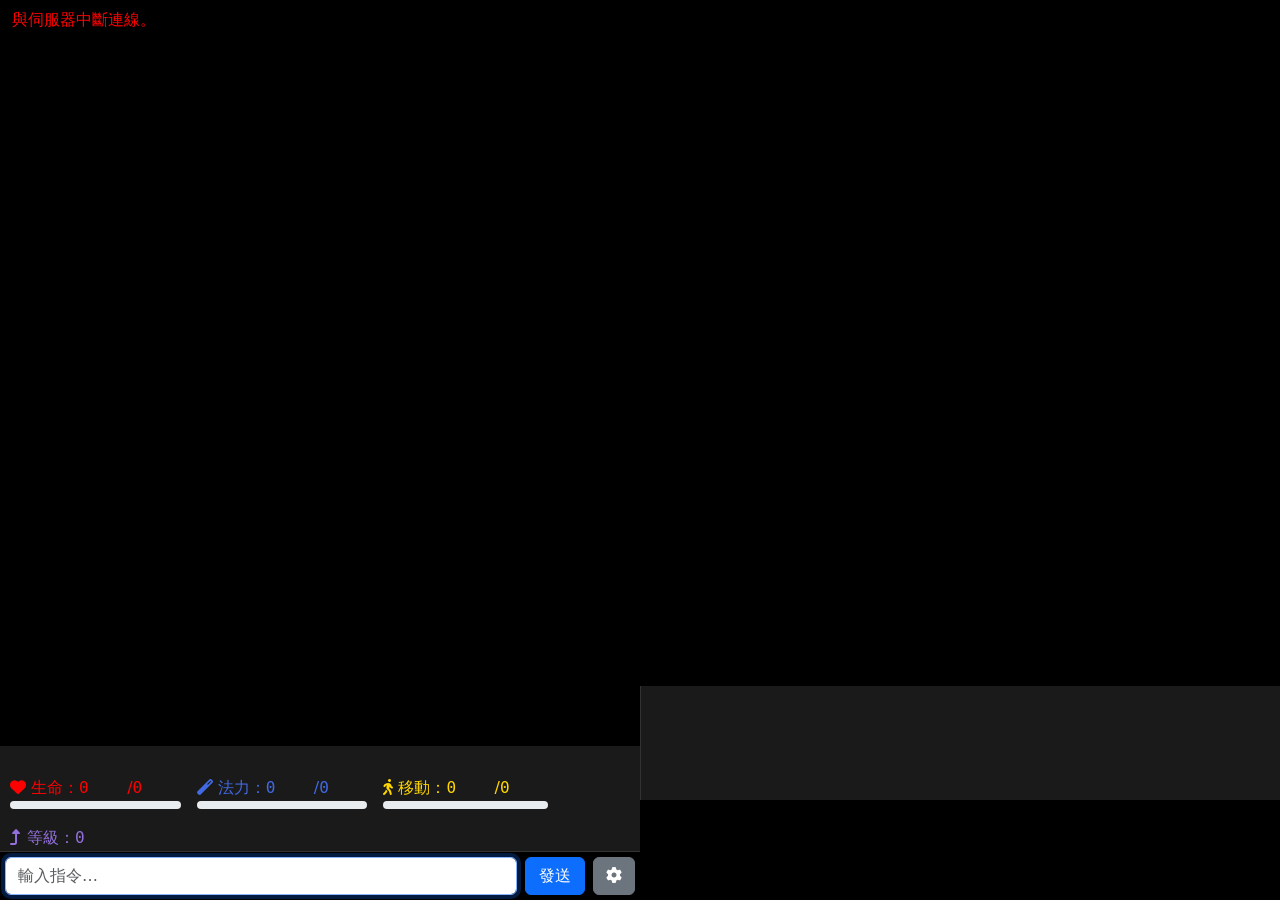
<file: index.html>
<!DOCTYPE html>
<html lang="zh-Hant">
<head>
    <meta charset="UTF-8">
    <meta name="viewport" content="width=device-width, initial-scale=1.0">
    <title>瑪爾斯群英傳：起源 Mars: Origin | 免費網頁文字 MUD 奇幻 RPG</title>

    <!-- ===== SEO ===== -->
    <meta name="description" content="瑪爾斯群英傳：起源 (Mars: Origin) 是免費、免下載的西方奇幻網頁文字 MUD。打開電腦或手機瀏覽器即可遊玩，七大職業、七座王國，與夥伴組隊探索地圖、挑戰龍族之王飛龍王夏佐。">
    <meta name="keywords" content="瑪爾斯群英傳，瑪爾斯群英傳起源，Mars Origin, MUD，文字MUD，網頁MUD，文字冒險，文字RPG，線上遊戲，免費網頁遊戲，西方奇幻，劍與魔法，屠龍，組隊副本">
    <meta name="author" content="Eplis">
    <meta name="robots" content="index, follow, max-image-preview:large, max-snippet:-1">
    <meta name="theme-color" content="#0b0807">
    <!-- 安全:meta CSP (GitHub Pages 不能自訂 header;若改由 Cloudflare 回應 header,建議同時加 frame-ancestors 'none'、X-Content-Type-Options: nosniff)。
         script 只允許同源檔案與最後那一行 connect(); (以 hash 放行);style 需要 'unsafe-inline' (JS 動態樣式與 style 屬性);
         連線只允許同源、正式機 wss 與本機開發 ws。改動內嵌 script 時要更新 hash -->
    <meta http-equiv="Content-Security-Policy" content="default-src 'self'; script-src 'self' 'sha256-GBdA7icR9Bz2V4s2cqQAlHyyAl8VegVhAOTp1plrDUw='; style-src 'self' 'unsafe-inline' https://cdn.jsdelivr.net https://cdnjs.cloudflare.com https://fonts.googleapis.com; font-src 'self' https://fonts.gstatic.com https://cdnjs.cloudflare.com; img-src 'self' data:; media-src 'self'; connect-src 'self' wss://wssmo.myctw.cc ws://localhost:* ws://127.0.0.1:*; object-src 'none'; base-uri 'self'; form-action 'self'">
    <meta name="referrer" content="strict-origin-when-cross-origin">
    <meta name="application-name" content="Mars: Origin">
    <meta name="apple-mobile-web-app-title" content="Mars: Origin">
    <link rel="canonical" href="https://marsorigin.myctw.cc/">
    <link rel="sitemap" type="application/xml" href="https://marsorigin.myctw.cc/sitemap.xml">
    <link rel="alternate" type="text/plain" href="https://marsorigin.myctw.cc/llms.txt" title="llms.txt">

    <!-- Open Graph (Facebook / Threads / Discord / LINE) -->
    <meta property="og:type" content="website">
    <meta property="og:site_name" content="瑪爾斯群英傳：起源 Mars: Origin">
    <meta property="og:locale" content="zh_TW">
    <meta property="og:url" content="https://marsorigin.myctw.cc/">
    <meta property="og:title" content="瑪爾斯群英傳：起源 Mars: Origin | 免費網頁文字 MUD">
    <meta property="og:description" content="免費、免下載的西方奇幻網頁文字 MUD。七大職業、七座王國，與夥伴組隊挑戰飛龍王夏佐。">
    <meta property="og:image" content="https://marsorigin.myctw.cc/assets/images/og-image.jpg">
    <meta property="og:image:type" content="image/jpeg">
    <meta property="og:image:width" content="1200">
    <meta property="og:image:height" content="630">
    <meta property="og:image:alt" content="瑪爾斯群英傳：起源 Mars: Origin 主視覺：火龍與手持長槍的邪龍對峙，冒險者站在崖邊">

    <!-- Twitter / X -->
    <meta name="twitter:card" content="summary_large_image">
    <meta name="twitter:title" content="瑪爾斯群英傳：起源 Mars: Origin | 免費網頁文字 MUD">
    <meta name="twitter:description" content="免費、免下載的西方奇幻網頁文字 MUD。七大職業、七座王國，與夥伴組隊挑戰飛龍王夏佐。">
    <meta name="twitter:image" content="https://marsorigin.myctw.cc/assets/images/og-image.jpg">
    <meta name="twitter:image:alt" content="瑪爾斯群英傳：起源 Mars: Origin 主視覺">

    <!-- ===== AI SEO: 結構化資料 (搜尋引擎與 AI 助理用來理解這個網站是什麼) ===== -->
    <script type="application/ld+json">
    {
        "@context": "https://schema.org",
        "@graph": [
            {
                "@type": "WebSite",
                "@id": "https://marsorigin.myctw.cc/#website",
                "url": "https://marsorigin.myctw.cc/",
                "name": "瑪爾斯群英傳：起源",
                "alternateName": ["Mars: Origin", "Mars Origin", "瑪爾斯群英傳"],
                "inLanguage": "zh-Hant",
                "publisher": { "@id": "https://marsorigin.myctw.cc/#author" }
            },
            {
                "@type": "Person",
                "@id": "https://marsorigin.myctw.cc/#author",
                "name": "Eplis"
            },
            {
                "@type": ["VideoGame", "WebApplication"],
                "@id": "https://marsorigin.myctw.cc/#game",
                "name": "瑪爾斯群英傳：起源",
                "alternateName": "Mars: Origin",
                "url": "https://marsorigin.myctw.cc/",
                "image": "https://marsorigin.myctw.cc/assets/images/og-image.jpg",
                "description": "免費、免下載的西方奇幻網頁文字 MUD (Multi-User Dungeon)。玩家在瀏覽器中以文字指令探索世界、戰鬥與組隊，從七座王國出發，選擇法師、戰士、吟遊詩人、盜賊、格鬥家、聖騎士或魔法劍士，最終挑戰龍族之王飛龍王夏佐。",
                "genre": ["MUD", "文字角色扮演遊戲", "多人線上角色扮演遊戲", "西方奇幻", "劍與魔法"],
                "gamePlatform": ["Web browser", "Desktop", "Mobile"],
                "applicationCategory": "GameApplication",
                "operatingSystem": "Any (瀏覽器)",
                "playMode": ["MultiPlayer", "CoOp"],
                "inLanguage": "zh-Hant",
                "isAccessibleForFree": true,
                "datePublished": "2025",
                "author": { "@id": "https://marsorigin.myctw.cc/#author" },
                "offers": {
                    "@type": "Offer",
                    "price": "0",
                    "priceCurrency": "TWD",
                    "availability": "https://schema.org/InStock"
                },
                "characterAttribute": ["法師 Mage", "戰士 Warrior", "吟遊詩人 Bard", "盜賊 Thief", "格鬥家 Bare Fighter", "聖騎士 Paladin", "魔法劍士 Magic Swordman"],
                "keywords": "MUD，文字MUD，網頁MUD，文字RPG，免費網頁遊戲，西方奇幻，屠龍，組隊"
            },
            {
                "@type": "FAQPage",
                "@id": "https://marsorigin.myctw.cc/#faq",
                "inLanguage": "zh-Hant",
                "mainEntity": [
                    {
                        "@type": "Question",
                        "name": "瑪爾斯群英傳：起源是什麼遊戲？",
                        "acceptedAnswer": { "@type": "Answer", "text": "瑪爾斯群英傳：起源 (Mars: Origin) 是一款西方奇幻 (劍與魔法) 題材的網頁文字 MUD，玩家用文字指令探索地圖、戰鬥、組隊與培養角色，目標是挑戰龍族之王飛龍王夏佐。" }
                    },
                    {
                        "@type": "Question",
                        "name": "需要付費或下載嗎？",
                        "acceptedAnswer": { "@type": "Answer", "text": "不需要。遊戲免費，也不用安裝任何程式，用電腦或手機瀏覽器開啟 https://marsorigin.myctw.cc/ 即可遊玩。" }
                    },
                    {
                        "@type": "Question",
                        "name": "有哪些職業？",
                        "acceptedAnswer": { "@type": "Answer", "text": "共七個職業：法師 (法杖、魔杖，治療與輸出)、戰士 (斧與盾，輸出與坦克)、吟遊詩人 (樂器，輸出與治療)、盜賊 (匕首，輸出)、格鬥家 (拳爪、徒手，輸出)、聖騎士 (長槍，輸出與坦克)、魔法劍士 (劍與魔法，輸出)。" }
                    },
                    {
                        "@type": "Question",
                        "name": "遊戲世界有哪些地方？",
                        "acceptedAnswer": { "@type": "Answer", "text": "世界由七座王國組成，各自是一個職業的故鄉：島嶼上的菲尼克斯城 (法師)、平原上的哈里亞城 (戰士)、冰原上的音樂之都 (吟遊詩人)、賊村 (盜賊)、高山上的雅典娜城 (格鬥家)、沙漠中的亞伯特城 (聖騎士)，以及法蘭克王國 (魔法劍士)。" }
                    },
                    {
                        "@type": "Question",
                        "name": "遊戲中最強的敵人是誰？",
                        "acceptedAnswer": { "@type": "Answer", "text": "龍是這個世界的頂點生物，由弱到強依序為綠龍、邪龍、暗黑龍、火龍，以及龍族之王飛龍王夏佐。部分龍的巢穴需要組成團隊挑戰。" }
                    }
                ]
            }
        ]
    }
    </script>

    <link rel="icon" type="image/png" href="./assets/images/MO_ICON2.png">
    <link rel="apple-touch-icon" href="./assets/images/MO_ICON2.png">
    <!-- 暗黑破壞神主題標題字型 (離線時退回系統襯線字) -->
    <link rel="preconnect" href="https://cdn.jsdelivr.net" crossorigin>
    <link rel="preconnect" href="https://cdnjs.cloudflare.com" crossorigin>
    <link rel="preconnect" href="https://fonts.googleapis.com">
    <link rel="preconnect" href="https://fonts.gstatic.com" crossorigin>
    <link href="https://fonts.googleapis.com/css2?family=Cinzel:wght@500;700&display=swap" rel="stylesheet">
    <link href="https://cdn.jsdelivr.net/npm/bootstrap@5.3.0/dist/css/bootstrap.min.css" rel="stylesheet" integrity="sha384-9ndCyUaIbzAi2FUVXJi0CjmCapSmO7SnpJef0486qhLnuZ2cdeRhO02iuK6FUUVM" crossorigin="anonymous" referrerpolicy="no-referrer">
    <link href="https://cdnjs.cloudflare.com/ajax/libs/font-awesome/6.0.0/css/all.min.css" rel="stylesheet" integrity="sha384-3B6NwesSXE7YJlcLI9RpRqGf2p/EgVH8BgoKTaUrmKNDkHPStTQ3EyoYjCGXaOTS" crossorigin="anonymous" referrerpolicy="no-referrer">
    <!-- 樣式與程式在 assets/css、assets/js;部署網頁時要一起上傳。
         修改這些檔案後請更新 ?v= 版本號,避免 Cloudflare / 瀏覽器快取到舊檔 -->
    <link rel="stylesheet" href="./assets/css/game.css?v=20261123b">
    <link rel="stylesheet" href="./assets/css/theme-dark-fantasy.css?v=20261121">
    <link rel="stylesheet" href="./assets/css/theme-diablo.css?v=20261122">
    <link rel="stylesheet" href="./assets/css/casino.css?v=20261122a">
    <link rel="stylesheet" href="./assets/css/hero.css?v=20261121">
    <link rel="stylesheet" href="./assets/css/adventurerguild.css?v=20261123c">
    <link rel="stylesheet" href="./assets/css/areamap.css?v=20261122">
    <link rel="stylesheet" href="./assets/css/auth.css?v=20261123a">
</head>
<body class="container-fluid p-0">
    <a class="visually-hidden-focusable" href="#inputBox">跳到指令輸入</a>
    <h1 class="visually-hidden">瑪爾斯群英傳：起源 Mars: Origin</h1>
    <!-- SEO / AI SEO: 不執行 JavaScript 的爬蟲 (多數 AI 爬蟲) 會讀到這段遊戲介紹;一般玩家不會看到 -->
    <noscript>
        <main style="max-width: 760px; margin: 0 auto; padding: 24px 16px; line-height: 1.7; white-space: normal;">
            <h1>瑪爾斯群英傳：起源 (Mars: Origin)</h1>
            <p>免費、免下載的西方奇幻網頁文字 MUD (Multi-User Dungeon)。用電腦或手機瀏覽器打開就能玩，以文字指令探索世界、戰鬥、組隊與培養角色。本遊戲需要啟用 JavaScript。</p>
            <h2>七大職業</h2>
            <ul>
                <li>法師 (Mage)：法杖、魔杖；治療與輸出</li>
                <li>戰士 (Warrior)：斧與盾；輸出與坦克</li>
                <li>吟遊詩人 (Bard)：樂器；輸出與治療</li>
                <li>盜賊 (Thief)：匕首；輸出</li>
                <li>格鬥家 (Bare Fighter)：拳爪、徒手；輸出</li>
                <li>聖騎士 (Paladin)：長槍；輸出與坦克</li>
                <li>魔法劍士 (Magic Swordman)：劍與魔法；輸出</li>
            </ul>
            <h2>七座王國</h2>
            <p>菲尼克斯城 (島嶼，法師之鄉)、哈里亞城 (平原，戰士之鄉)、音樂之都 (冰原，吟遊詩人之鄉)、賊村 (平原，盜賊之鄉)、雅典娜城 (高山，格鬥家之鄉)、亞伯特城 (沙漠，聖騎士之鄉)、法蘭克王國 (平原，魔法劍士之鄉)。</p>
            <h2>龍族</h2>
            <p>龍是世界的頂點生物，由弱到強為綠龍、邪龍、暗黑龍、火龍，以及龍族之王飛龍王夏佐。</p>
            <p>作者：Eplis。自 2025 年起營運的獨立網頁 MUD。</p>
        </main>
    </noscript>
    <main id="main" class="d-flex flex-column h-100">
        <div id="output-container">
            <div id="output-top" class="formatted-text"></div>
            <div id="output" class="formatted-text" role="log" aria-label="遊戲輸出" aria-relevant="additions"></div>
            <div id="dotFloatLayer">
                <div id="floatRow" class="float-row">
                    <div id="selfFloats" class="float-self">
                        <div id="selfDotLane" class="float-lane"></div>
                        <div id="selfHotLane" class="float-lane hot"></div>
                    </div>
                    <div id="targetDotLane" class="float-lane"></div>
                </div>
            </div>
        </div>
        <!-- 九宮格方向按鈕 (只在 mobile 顯示):預設在右上角,整組可拖曳 (game.js makeDraggable) -->
        <div class="mobile-numpad">
            <div class="numpad-row">
                <button class="numpad-btn" id="fleeBtn" data-cmd="flee">逃</button>
                <button class="numpad-btn" data-cmd="north">N</button>
                <button class="numpad-btn" data-cmd="up">U</button>
            </div>
            <div class="numpad-row">
                <button class="numpad-btn" data-cmd="west">W</button>
                <button class="numpad-btn" data-cmd="look">L</button>
                <button class="numpad-btn" data-cmd="east">E</button>
            </div>
            <div class="numpad-row">
                <button class="numpad-btn" id="invbtn" data-cmd="inv">道</button>
                <button class="numpad-btn" data-cmd="south">S</button>
                <button class="numpad-btn" data-cmd="down">D</button>
            </div>
        </div>
        <div class="bottom-container">
            <div class="left-panel">
                <!-- 目標資訊列:左側為玩家自己,右側為目標 -->
                <div id="targetInfoBar" class="d-flex flex-row align-items-center">
                    <span id="targetTargetName"></span>
                    <span id="targetTargetHp"></span>
                    <span class="target-arrow-icon ms-1 me-2"><i class="fas fa-angle-double-left" aria-hidden="true"></i></span>
                    <span id="targetName"></span>
                    <span id="targetHp"></span>
                </div>
                <div id="statusBar" class="d-flex flex-wrap align-items-center gap-3">
                    <div class="status-hp" data-status-key="hp">
                        <span class="status-label"><i class="fas fa-heart status-icon" aria-hidden="true"></i>生命：</span><span id="currentHp" class="fixed-width bar-width">0</span>/<span id="maxHp" class="fixed-width bar-width">0</span>
                        <div class="progress"><div class="progress-bar bg-danger" role="progressbar" style="width: 0%"></div></div>
                    </div>
                    <div class="status-mana" data-status-key="mana">
                        <span class="status-label"><i class="fas fa-magic status-icon" aria-hidden="true"></i>法力：</span><span id="currentMana" class="fixed-width bar-width">0</span>/<span id="maxMana" class="fixed-width bar-width">0</span>
                        <div class="progress"><div class="progress-bar bg-primary" role="progressbar" style="width: 0%"></div></div>
                    </div>
                    <div class="status-move" data-status-key="move">
                        <span class="status-label"><i class="fas fa-walking status-icon" aria-hidden="true"></i>移動：</span><span id="currentMove" class="fixed-width bar-width">0</span>/<span id="maxMove" class="fixed-width bar-width">0</span>
                        <div class="progress"><div class="progress-bar bg-warning" role="progressbar" style="width: 0%"></div></div>
                    </div>
                    <div class="status-level" data-status-key="level">
                        <i class="fas fa-level-up-alt status-icon" aria-hidden="true"></i>等級：<span id="level" class="fixed-width">0</span>
                    </div>
                    <div class="status-effects d-flex gap-3">
                        <span class="status-effect poison" data-status-key="poison"><i class="fas fa-skull-crossbones status-icon" aria-hidden="true"></i>中毒</span>
                        <span class="status-effect burn" data-status-key="burn"><i class="fas fa-fire status-icon" aria-hidden="true"></i>灼傷</span>
                        <span class="status-effect bleed" data-status-key="bleed"><i class="fas fa-tint status-icon" aria-hidden="true"></i>流血</span>
                    </div>
                    <div class="status-gold" data-status-key="gold">
                        <i class="fas fa-coins status-icon" aria-hidden="true"></i>金幣：<span id="gold" class="fixed-width">0</span>
                    </div>
                    <div class="status-gold" data-status-key="food">飽食：<span id="hungry" class="fixed-width">0</span></div>
                    <div class="status-gold" data-status-key="drink">口渴：<span id="thirsty" class="fixed-width">0</span></div>
                    <div class="status-combat d-flex gap-3">
                        <span class="status-combat-stat" data-status-key="armor"><i class="fas fa-shield-alt status-icon" aria-hidden="true"></i>護甲：<span id="armor" class="fixed-width">0</span></span>
                        <span class="status-combat-stat" data-status-key="damroll"><i class="fas fa-meteor status-icon" aria-hidden="true"></i>傷害：<span id="damroll" class="fixed-width">0</span></span>
                        <span class="status-combat-stat" data-status-key="hitroll"><i class="fas fa-crosshairs status-icon" aria-hidden="true"></i>命中：<span id="hitRate" class="fixed-width">0</span></span>
                        <span class="status-combat-stat" data-status-key="str">力：<span id="str" class="fixed-width">0</span></span>
                        <span class="status-combat-stat" data-status-key="int">智：<span id="int" class="fixed-width">0</span></span>
                        <span class="status-combat-stat" data-status-key="dex">敏：<span id="dex" class="fixed-width">0</span></span>
                        <span class="status-combat-stat" data-status-key="wis">學識：<span id="wis" class="fixed-width">0</span></span>
                        <span class="status-combat-stat" data-status-key="con">體：<span id="con" class="fixed-width">0</span></span>
                    </div>
                </div>
                <div id="inputArea" class="d-flex align-items-center gap-2">
                    <input type="text" id="inputBox" name="command" class="form-control" placeholder="輸入指令…" aria-label="遊戲指令" autofocus spellcheck="false" autocomplete="off" autocapitalize="off" maxlength="50">
                    <button id="sendButton" class="btn btn-primary">發送</button>
                    <button id="themeSelector" class="btn btn-secondary" type="button"
                        aria-label="開啟設定" aria-expanded="false" aria-controls="settingsPanel">
                        <i class="fas fa-cog" aria-hidden="true"></i>
                    </button>
                    <section id="settingsPanel" role="dialog" hidden aria-label="遊戲設定">
                        <div class="settings-header">
                            <h2>冒險者設定</h2>
                            <button id="settingsReset" class="settings-reset-button" type="button">預設</button>
                            <button id="settingsClose" class="settings-window-control" type="button" aria-label="關閉設定">×</button>
                        </div>
                        <fieldset>
                            <legend>自動登入</legend>
                            <!-- 在登入畫面勾選「記住我」後自動登入;這裡只顯示與清除 -->
                            <div class="settings-credential-row">
                                <span id="savedAccountLabel">尚未記住帳號 (在登入畫面勾選「記住我」)</span>
                                <button id="forgetAccount" class="btn btn-sm btn-outline-light" type="button" hidden>忘記帳號</button>
                            </div>
                        </fieldset>
                        <div class="settings-option-row">
                            <label class="settings-notification-option">
                                <input id="chatNotificationSetting" class="form-check-input m-0" type="checkbox">
                                訊息提醒
                            </label>
                            <label class="settings-notification-option">
                                <input id="dotAnimSetting" class="form-check-input m-0" type="checkbox" checked>
                                持續傷害動畫
                            </label>
                            <label class="settings-notification-option">
                                <input id="hotAnimSetting" class="form-check-input m-0" type="checkbox" checked>
                                持續治療動畫
                            </label>
                        </div>
                        <fieldset>
                            <legend>狀態列顯示</legend>
                            <!-- 勾選框由 JS 依 STATUS_OPTIONS 產生 -->
                            <div id="statusOptions" class="status-options"></div>
                        </fieldset>
                        <div class="settings-credential-row settings-theme-row">
                            <label class="form-label" for="themeColor">主題</label>
                            <select id="themeColor" class="form-select">
                                <option value="dark-fantasy">奇幻1</option>
                                <option value="diablo">奇幻2</option>
                                <option value="green">綠</option>
                                <option value="white">白</option>
                            </select>
                        </div>
                        <div id="settingsError" role="status" aria-live="polite"></div>
                        <div class="redeem-code-row">
                            <label for="redeemCodeInput">兌換碼</label>
                            <input id="redeemCodeInput" name="redeemCode" class="form-control" type="text" spellcheck="false" autocapitalize="off" autocomplete="off" maxlength="100">
                            <button id="redeemCodeButton" class="settings-reset-button" type="button">兌換</button>
                        </div>
                        <fieldset id="accountSection" hidden>
                            <legend>角色資料</legend>
                            <div class="account-row">
                                <label for="cnNameInput">中文名</label>
                                <input id="cnNameInput" name="cnName" class="form-control" type="text" maxlength="8" autocomplete="off">
                                <button id="cnNameButton" class="settings-reset-button" type="button">發送</button>
                            </div>
                            <div class="account-row">
                                <label for="mailText">信箱</label>
                                <output id="mailText" class="account-mail"></output>
                                <span id="mailStatus" class="account-mail-status"></span>
                            </div>
                            <div id="verifyRow" class="account-row">
                                <input id="verifyCodeInput" name="verifyCode" class="form-control" type="text" spellcheck="false" autocapitalize="off" maxlength="6" inputmode="numeric" pattern="[0-9]*" autocomplete="one-time-code" placeholder="6 位數驗證碼" aria-label="信箱驗證碼">
                                <button id="sendVerifyMailButton" class="settings-reset-button" type="button" title="寄 6 位數驗證碼到你的信箱 (15 分鐘內有效)">發送驗證信</button>
                                <button id="submitVerifyCodeButton" class="settings-reset-button" type="button">送出檢驗</button>
                            </div>
                            <!-- 修改密碼 (信箱驗證後才顯示):輸入新密碼 → 寄 6 位數驗證碼 → 輸入驗證碼完成。走結構化訊息,密碼不會回顯在畫面上 -->
                            <div id="passwordChangeSection" class="password-change" hidden>
                                <div class="account-row">
                                    <label for="newPasswordInput">新密碼</label>
                                    <input id="newPasswordInput" class="form-control" type="password" maxlength="10" autocomplete="new-password" aria-describedby="passwordChangeStatus">
                                </div>
                                <div class="account-row">
                                    <label for="confirmPasswordInput">再輸入一次</label>
                                    <input id="confirmPasswordInput" class="form-control" type="password" maxlength="10" autocomplete="new-password" aria-describedby="passwordChangeStatus">
                                    <button id="requestPasswordChangeButton" class="settings-reset-button" type="button">寄送驗證碼</button>
                                </div>
                                <div class="account-row">
                                    <input id="passwordChangeCodeInput" name="passwordChangeCode" class="form-control" type="text" spellcheck="false" autocapitalize="off" maxlength="6" inputmode="numeric" pattern="[0-9]*" autocomplete="one-time-code" placeholder="6 位數驗證碼" aria-label="修改密碼驗證碼" aria-describedby="passwordChangeStatus">
                                    <button id="confirmPasswordChangeButton" class="settings-reset-button" type="button">確認修改</button>
                                </div>
                                <p id="passwordChangeStatus" class="password-change-status" role="status" aria-live="polite"></p>
                            </div>
                            <div id="configToggles" class="status-options"></div>
                            <button id="deleteCharacterButton" class="settings-reset-button account-danger" type="button">刪除角色</button>
                        </fieldset>
                    </section>
                </div>
            </div>
            <div id="chatArea"></div>
            <!-- 羊皮卷軸選單:[互動] 多物件選單與房間 NPC / 玩家的點擊選單共用 -->
            <div id="actionMenu" class="scroll-menu" role="menu" aria-labelledby="actionMenuTitle" hidden>
                <div id="actionMenuTitle" class="scroll-menu-title"></div>
                <div class="scroll-menu-divider" aria-hidden="true"></div>
                <div id="actionMenuBody" class="scroll-menu-body"></div>
            </div>
        </div>
    </main>

    <div class="right-panel-resizer" id="rightPanelResizer" role="separator" aria-orientation="vertical" aria-label="調整右側面板寬度" title="按住左鍵拖移調整寬度"></div>
    <div class="right-panel">
        <section class="map-window" aria-labelledby="mapTitle">
            <header class="map-header">
                <strong id="mapTitle">地圖</strong>
                <div class="map-toolbar">
                    <button type="button" data-map-view="nearby" class="active">附近</button>
                    <button type="button" data-map-view="area" hidden>區域全圖</button>
                </div>
                <button id="mapCollapse" type="button" aria-expanded="true">隱藏地圖</button>
            </header>
            <div class="map-content">
                <svg id="mapSvg" role="img" aria-label="房間方向地圖"></svg>
            </div>
        </section>
        <div class="tab-buttons">
            <button class="tab-btn active" id="inventoryTab" data-panel="inventory">物品</button>
            <button class="tab-btn" id="equipmentTab" data-panel="equipment">裝備</button>
        </div>
        <div class="equipment-panel">
            <div id="equipmentList" class="equipment-list"></div>
        </div>
        <div class="inventory-panel active">
            <div id="inventoryList" class="inventory-list"></div>
        </div>
    </div>

    <!-- 以下浮動面板放在 body 第一層:放在 .bottom-container 裡會被手機方向鍵盤蓋住 -->
    <!-- 快捷指令列:常用指令一鍵送出,減少打字。預設在輸出區右下角,整組可拖曳 (game.js 快捷指令列)
         最下面一列由左至右:[參加活動]、[互動]、攻擊 (前兩個沒有對象時保留空位,攻擊與開關的位置不會跳動);
         攻擊上方是開關與展開的指令 (狀態 / 物品 / 裝備 / 任務)。外層用 column-reverse 排版,DOM 順序就是由下往上,展開時往上長。
         「攻擊」開啟房內可攻擊對象的選單;其他按鈕直接送出 data-cmd (會回顯指令,玩家順便學會指令怎麼打) -->
    <div id="quickBar" class="quick-bar" role="toolbar" aria-label="快捷指令" hidden>
        <div class="quick-row">
            <button id="bossEventButton" class="item-link quick-btn boss-event-button" type="button" data-cmd="" data-silent="true" hidden title="參加活動">
                <img src="./assets/images/joinworldevent.svg" alt="參加活動" width="48" height="48" decoding="async">
            </button>
            <!-- 房間有可互動對象時顯示;只有一個裝飾物時 data-cmd 直接送出,多個時點擊跳出 actionMenu 選擇 -->
            <button id="interactButton" class="item-link quick-btn interact-button" type="button" data-cmd="" data-silent="true" hidden title="互動">互動</button>
            <button id="quickKill" class="quick-btn is-danger" type="button" aria-haspopup="menu" title="攻擊 (kill)">攻擊</button>
        </div>
        <button id="quickBarToggle" class="quick-btn quick-toggle" type="button" aria-expanded="false" aria-controls="quickBarItems" aria-label="展開快捷指令" title="展開快捷指令">
            <svg class="quick-icon-expand" viewBox="0 0 24 24" fill="none" stroke="currentColor" stroke-width="2.4" stroke-linecap="round" stroke-linejoin="round" aria-hidden="true"><polyline points="6 15 12 9 18 15"/></svg>
            <svg class="quick-icon-collapse" viewBox="0 0 24 24" fill="none" stroke="currentColor" stroke-width="2.4" stroke-linecap="round" stroke-linejoin="round" aria-hidden="true"><polyline points="6 9 12 15 18 9"/></svg>
        </button>
        <div id="quickBarItems" class="quick-items" hidden>
            <button class="quick-btn item-link" type="button" data-cmd="score" title="角色狀態 (score)" style="--i: 0">狀態</button>
            <button class="quick-btn item-link" type="button" data-cmd="inventory" title="背包物品 (inventory)" style="--i: 1">物品</button>
            <button class="quick-btn item-link" type="button" data-cmd="equipment" title="身上裝備 (equipment)" style="--i: 2">裝備</button>
            <button class="quick-btn item-link" type="button" data-cmd="quest" title="任務進度 (quest)" style="--i: 3">任務</button>
        </div>
    </div>
    <!-- 符文轉輪機 (slot):伺服器送 { type: 'slot', action: 'open' } 時顯示;不擋住遊戲畫面 (非強制對話框)。data-tier (1~3 樓) 決定機台主題 -->
    <section id="slotPanel" role="dialog" aria-labelledby="slotTitle" hidden>
        <header class="slot-header">
            <h2 id="slotTitle">符文轉輪機</h2>
            <button id="slotClose" class="slot-close" type="button" aria-label="關閉符文轉輪機">×</button>
        </header>
        <div class="slot-body">
            <div class="slot-machine">
                <div class="slot-window">
                    <div class="slot-reel" aria-hidden="true"><div class="slot-strip"></div></div>
                    <div class="slot-reel" aria-hidden="true"><div class="slot-strip"></div></div>
                    <div class="slot-reel" aria-hidden="true"><div class="slot-strip"></div></div>
                    <div class="slot-payline" aria-hidden="true"></div>
                    <div class="slot-winline" aria-hidden="true"></div>
                </div>
                <div id="slotBanner" class="slot-banner" role="status" aria-live="polite" aria-atomic="true">按下 SPIN 開始轉動</div>
                <div class="slot-balance">
                    <span>金幣 <strong id="slotGold">0</strong></span>
                    <span>賭場代幣 <strong id="slotChips">0</strong></span>
                </div>
                <details class="slot-paytable">
                    <summary>賠率表</summary>
                    <table><tbody id="slotPaytable"></tbody></table>
                    <p>以金幣下注，中獎支付「下注額 × 倍數」的賭場代幣 (含本金)。下注額由機台決定：一樓 1,000、二樓 30,000、三樓 50,000。順子：左到右連續遞增或遞減，例如 3-4-5、6-5-4；符文不算數字，不能組成順子。對子：恰好兩個相同，一對符文也算。</p>
                </details>
            </div>
            <div class="slot-controls">
                <!-- 下注額由機台 (樓層) 決定,玩家不能選 -->
                <div class="slot-stake">
                    <span class="slot-label">每轉下注 (金幣)</span>
                    <strong id="slotStake">1,000</strong>
                    <span id="slotFloor" class="slot-floor">一樓</span>
                </div>
                <button id="slotSpin" class="slot-spin" type="button">SPIN<small id="slotSpinHint">下注 1,000</small></button>
                <button id="slotAuto" class="slot-auto" type="button" role="switch" aria-checked="false">
                    <span>自動轉動</span>
                    <span class="slot-auto-state" id="slotAutoState">關</span>
                    <span class="slot-switch" aria-hidden="true"></span>
                </button>
            </div>
        </div>
    </section>
    <!-- 賭桌 (輪盤 / 哥布林二十一點 / 矮人高低骰):伺服器送 { type: 'casino', action: 'open' } 時顯示,data-game 決定主題與舞台 -->
    <section id="casinoPanel" role="dialog" aria-labelledby="casinoTitle" hidden>
        <header class="casino-header">
            <div>
                <h2 id="casinoTitle"></h2>
                <p id="casinoDealer" class="casino-dealer"></p>
            </div>
            <button id="casinoClose" class="casino-close" type="button" aria-label="離開賭桌">×</button>
        </header>
        <div class="casino-body">
            <div class="casino-main">
                <div id="casinoStage" class="casino-stage" aria-hidden="true"></div>
                <div id="casinoBanner" class="casino-banner" role="status" aria-live="polite" aria-atomic="true"></div>
                <div class="casino-balance">
                    <span>金幣 <strong id="casinoGold">0</strong></span>
                    <span>賭場代幣 <strong id="casinoChips">0</strong></span>
                </div>
                <details class="casino-paytable">
                    <summary>賠率表</summary>
                    <table><tbody id="casinoPaytable"></tbody></table>
                    <p id="casinoNote"></p>
                </details>
            </div>
            <div class="casino-controls">
                <span id="casinoOptionLabel" class="casino-label">押注</span>
                <div id="casinoOptions" class="casino-options" role="radiogroup" aria-labelledby="casinoOptionLabel"></div>
                <label id="casinoNumberRow" class="casino-number" hidden>號碼
                    <input id="casinoNumber" type="number" min="0" max="36" step="1" value="17" inputmode="numeric">
                </label>
                <button id="casinoPlay" class="casino-play" type="button"><span id="casinoPlayText">下注</span><small id="casinoPlayHint"></small></button>
                <!-- 精靈德州撲克:發牌後在這裡決定跟注或棄牌 -->
                <div id="casinoDecision" class="casino-decision" role="group" aria-label="跟注或棄牌" hidden>
                    <button id="casinoCall" class="casino-play" type="button"><span>跟注</span><small id="casinoCallHint"></small></button>
                    <button id="casinoFold" class="casino-fold" type="button"><span>棄牌</span><small id="casinoFoldHint"></small></button>
                </div>
                <button id="casinoAuto" class="casino-auto" type="button" role="switch" aria-checked="false">
                    <span>自動下注</span>
                    <span class="casino-auto-state" id="casinoAutoState">關</span>
                    <span class="casino-switch" aria-hidden="true"></span>
                </button>
            </div>
        </div>
    </section>
    <!-- 英雄額外屬性點數 (英雄聖殿廣場的英靈導師,train 指令):伺服器送 { type: 'heroAttr', action: 'open' } 時顯示。一次性分配,屬性列由 hero.js 產生 -->
    <section id="heroAttrPanel" role="dialog" aria-labelledby="heroAttrTitle" aria-describedby="heroAttrNote" hidden>
        <header class="hero-attr-header">
            <div>
                <h2 id="heroAttrTitle">英靈的饋贈</h2>
                <p class="hero-attr-sub">英靈導師賜予新英雄的力量</p>
            </div>
            <button id="heroAttrClose" class="hero-attr-close" type="button" aria-label="關閉屬性分配">×</button>
        </header>
        <div class="hero-attr-points" role="status" aria-live="polite">
            <span>剩餘點數</span>
            <strong id="heroAttrRemain">6</strong>
            <span class="hero-attr-total">/ <span id="heroAttrTotal">6</span></span>
        </div>
        <ul id="heroAttrList" class="hero-attr-list"></ul>
        <p id="heroAttrNote" class="hero-attr-note">每點選一次「+」增加 1 點。英靈之力只能分配一次，確認後無法更改。</p>
        <div id="heroAttrBanner" class="hero-attr-banner" role="alert" hidden></div>
        <div class="hero-attr-actions">
            <button id="heroAttrReset" class="hero-attr-reset" type="button">重新分配</button>
            <button id="heroAttrConfirm" class="hero-attr-confirm" type="button" disabled>確認分配</button>
        </div>
    </section>
    <!-- 冒險者商會 (各王國主城的服務生,adventurerguild 指令):伺服器送 { type: 'adventurerGuild', action: 'account' | 'locker' } 時顯示 (adventurerguild.js)。
         點選名稱 / 物品在兩區之間移動,按儲存 / 確認才送出 -->
    <section id="adventurerGuildPanel" role="dialog" aria-labelledby="adventurerGuildTitle" aria-describedby="adventurerGuildNote" hidden>
        <header class="adventurerguild-header">
            <div>
                <h2 id="adventurerGuildTitle">冒險者商會</h2>
                <p id="adventurerGuildSub" class="adventurerguild-sub"></p>
            </div>
            <button id="adventurerGuildClose" class="adventurerguild-close" type="button" aria-label="關閉冒險者商會">×</button>
        </header>
        <div class="adventurerguild-columns">
            <section class="adventurerguild-column" aria-labelledby="adventurerGuildLeftTitle">
                <h3 id="adventurerGuildLeftTitle" class="adventurerguild-column-title"><span id="adventurerGuildLeftName"></span> <span id="adventurerGuildLeftCount" class="adventurerguild-count"></span></h3>
                <ul id="adventurerGuildLeftList" class="adventurerguild-list"></ul>
            </section>
            <section class="adventurerguild-column" aria-labelledby="adventurerGuildRightTitle">
                <h3 id="adventurerGuildRightTitle" class="adventurerguild-column-title"><span id="adventurerGuildRightName"></span> <span id="adventurerGuildRightCount" class="adventurerguild-count"></span></h3>
                <ul id="adventurerGuildRightList" class="adventurerguild-list"></ul>
            </section>
        </div>
        <p id="adventurerGuildNote" class="adventurerguild-note"></p>
        <!-- 寄物櫃存款 (只在寄物櫃畫面):存入 / 提領立即生效 -->
        <div id="adventurerGuildGoldBox" class="adventurerguild-goldbox" hidden>
            <div class="adventurerguild-goldbox-info">寄物櫃存款 <strong id="adventurerGuildStored">0</strong> 金幣</div>
            <div class="adventurerguild-goldbox-form">
                <input id="adventurerGuildGoldInput" type="number" min="1" step="1" inputmode="numeric" placeholder="金額" aria-label="存入或提領的金額">
                <button id="adventurerGuildGoldIn" class="adventurerguild-mini" type="button">存入</button>
                <button id="adventurerGuildGoldOut" class="adventurerguild-mini" type="button">提領</button>
            </div>
        </div>
        <!-- 訂閱擴充 (寄物櫃畫面:寄物櫃格數;帳號角色畫面:角色數) -->
        <details id="adventurerGuildSubBox" class="adventurerguild-subbox">
            <summary><span id="adventurerGuildSubTitle">訂閱擴充</span> <span id="adventurerGuildSubState" class="adventurerguild-sub-state"></span></summary>
            <p id="adventurerGuildSubRule" class="adventurerguild-sub-rule"></p>
            <table class="adventurerguild-sub-table">
                <thead><tr><th>等級</th><th>效果</th><th>每期費用</th><th></th></tr></thead>
                <tbody id="adventurerGuildSubTable"></tbody>
            </table>
            <button id="adventurerGuildSubCancel" class="adventurerguild-mini" type="button">取消訂閱</button>
        </details>
        <div id="adventurerGuildBanner" class="adventurerguild-banner" role="status" aria-live="polite" hidden></div>
        <div class="adventurerguild-footer">
            <div class="adventurerguild-cost">費用 <strong id="adventurerGuildCost">0</strong> 金幣<span class="adventurerguild-gold">(持有 <span id="adventurerGuildGold">0</span>)</span></div>
            <div class="adventurerguild-actions">
                <button id="adventurerGuildReset" class="adventurerguild-reset" type="button">重設</button>
                <button id="adventurerGuildConfirm" class="adventurerguild-confirm" type="button" disabled>儲存</button>
            </div>
        </div>
    </section>
    <!-- 城鎮地圖:查看 / 使用地圖物品時伺服器送 { type: 'areaMap' } 後顯示 (areamap.js);可縮放、拖曳,玩家在該區域時標出目前位置 -->
    <section id="areaMapPanel" role="dialog" aria-labelledby="areaMapTitle" hidden>
        <header class="am-header">
            <h2 id="areaMapTitle">地圖</h2>
            <div class="am-tools">
                <button id="areaMapZoomOut" class="am-btn" type="button" aria-label="縮小地圖">−</button>
                <button id="areaMapFit" class="am-btn am-btn-text" type="button">全圖</button>
                <button id="areaMapZoomIn" class="am-btn" type="button" aria-label="放大地圖">+</button>
                <button id="areaMapClose" class="am-btn" type="button" aria-label="收起地圖">×</button>
            </div>
        </header>
        <div id="areaMapViewport" class="am-viewport" tabindex="0" aria-label="地圖，可拖曳移動">
            <div id="areaMapCanvas" class="am-canvas"></div>
        </div>
        <p id="areaMapHint" class="am-hint">拖曳移動地圖；用 + / − 縮放</p>
    </section>
    <!-- 登入 / 創角畫面:伺服器連線時送 { type: 'auth', action: 'show' } 後顯示 (auth.js)。
         「改用文字模式」關閉畫面後,仍可在輸入框照原本的文字流程登入 -->
    <section id="authPanel" role="dialog" aria-modal="true" aria-labelledby="authTitle" hidden>
        <div class="auth-card">
            <header class="auth-header">
                <!-- 橫幅與分享預覽圖 (og:image) 同一張;圖上已有遊戲名稱。創角時裁成較矮的橫條,留空間給表單 -->
                <img src="./assets/images/og-image.jpg" alt="瑪爾斯群英傳：起源 Mars: Origin" class="auth-banner" width="1200" height="630" fetchpriority="high">
                <h2 id="authTitle">登入</h2>
            </header>

            <form id="authLoginForm" class="auth-view" novalidate>
                <div class="auth-field">
                    <label for="authLoginName">帳號</label>
                    <input id="authLoginName" type="text" autocomplete="username" maxlength="10" autocapitalize="off" spellcheck="false" aria-describedby="authLoginNameHint">
                    <p id="authLoginNameHint" class="auth-hint"></p>
                </div>
                <div class="auth-field">
                    <label for="authLoginPassword">密碼</label>
                    <input id="authLoginPassword" type="password" autocomplete="current-password" maxlength="10" aria-describedby="authLoginPasswordHint">
                    <p id="authLoginPasswordHint" class="auth-hint"></p>
                </div>
                <label class="auth-check"><input id="authRemember" type="checkbox">記住我 (下次自動登入)</label>
                <p id="authLoginError" class="auth-error" role="alert" hidden></p>
                <button id="authLoginSubmit" class="auth-primary" type="submit">登入</button>
                <button id="authToCreate" class="auth-secondary" type="button">建立新角色</button>
                <button id="authToForgot" class="auth-link" type="button">忘記密碼？</button>
                <button class="auth-link" type="button" data-auth-text>改用文字模式</button>
            </form>

            <!-- 忘記密碼:輸入角色 ID 與信箱,伺服器寄臨時密碼到「已驗證」的信箱。回覆不透露帳號是否存在 -->
            <form id="authForgotForm" class="auth-view" novalidate hidden>
                <p class="auth-hint">輸入角色 ID 與建立角色時登記的信箱。信箱需已完成驗證，臨時密碼會寄到該信箱，15 分鐘內有效。</p>
                <div class="auth-field">
                    <label for="authForgotName">角色 ID</label>
                    <input id="authForgotName" type="text" autocomplete="username" maxlength="10" autocapitalize="off" spellcheck="false" aria-describedby="authForgotNameHint">
                    <p id="authForgotNameHint" class="auth-hint"></p>
                </div>
                <div class="auth-field">
                    <label for="authForgotMail">信箱</label>
                    <input id="authForgotMail" type="email" autocomplete="email" inputmode="email" aria-describedby="authForgotMailHint">
                    <p id="authForgotMailHint" class="auth-hint"></p>
                </div>
                <p id="authForgotError" class="auth-error" role="alert" hidden></p>
                <p id="authForgotResult" class="auth-notice" role="status" hidden></p>
                <button id="authForgotSubmit" class="auth-primary" type="submit">寄送臨時密碼</button>
                <button id="authForgotBack" class="auth-link" type="button">返回登入</button>
            </form>

            <form id="authCreateForm" class="auth-view" novalidate hidden>
                <ol class="auth-steps" aria-label="創角步驟">
                    <li data-step="1">帳號</li>
                    <li data-step="2">名字</li>
                    <li data-step="3">職業</li>
                    <li data-step="4">屬性</li>
                    <li data-step="5">確認</li>
                </ol>

                <fieldset class="auth-step" data-step="1">
                    <legend>帳號與密碼</legend>
                    <div class="auth-field">
                        <label for="authName">帳號</label>
                        <input id="authName" type="text" autocomplete="username" maxlength="10" autocapitalize="off" spellcheck="false" aria-describedby="authNameHint">
                        <p id="authNameHint" class="auth-hint"></p>
                    </div>
                    <div class="auth-field">
                        <label for="authPassword">密碼</label>
                        <input id="authPassword" type="password" autocomplete="new-password" maxlength="10" aria-describedby="authPasswordHint">
                        <p id="authPasswordHint" class="auth-hint"></p>
                    </div>
                    <div class="auth-field">
                        <label for="authPassword2">再輸入一次密碼</label>
                        <input id="authPassword2" type="password" autocomplete="new-password" maxlength="10" aria-describedby="authPassword2Hint">
                        <p id="authPassword2Hint" class="auth-hint"></p>
                    </div>
                </fieldset>

                <fieldset class="auth-step" data-step="2" hidden>
                    <legend>角色名字與性別</legend>
                    <div class="auth-field">
                        <label for="authCnName">中文名字</label>
                        <input id="authCnName" type="text" maxlength="8" autocomplete="off" aria-describedby="authCnNameHint">
                        <p id="authCnNameHint" class="auth-hint"></p>
                    </div>
                    <div class="auth-field">
                        <span id="authGenderLabel" class="auth-label">性別</span>
                        <div id="authGenders" class="auth-choices" role="radiogroup" aria-labelledby="authGenderLabel" aria-describedby="authGenderHint"></div>
                        <p id="authGenderHint" class="auth-hint"></p>
                    </div>
                </fieldset>

                <fieldset class="auth-step" data-step="3" hidden>
                    <legend>選擇職業</legend>
                    <div id="authClasses" class="auth-classes" role="radiogroup" aria-label="職業" aria-describedby="authClassHint"></div>
                    <p id="authClassHint" class="auth-hint"></p>
                </fieldset>

                <fieldset class="auth-step" data-step="4" hidden>
                    <legend>分配屬性點數</legend>
                    <div class="auth-points" role="status" aria-live="polite">
                        <span>剩餘點數</span><strong id="authAttrRemain">30</strong><span>/ <span id="authAttrTotal">30</span></span>
                    </div>
                    <ul id="authAttrList" class="auth-attr-list"></ul>
                    <p id="authAttrHint" class="auth-hint">每項基礎 8 點；49 級以前屬性最多 30 點。強烈建議體格至少 22 點。</p>
                </fieldset>

                <fieldset class="auth-step" data-step="5" hidden>
                    <legend>信箱與確認</legend>
                    <div class="auth-field">
                        <label for="authMail">信箱</label>
                        <input id="authMail" type="email" autocomplete="email" inputmode="email" aria-describedby="authMailHint">
                        <p id="authMailHint" class="auth-hint"></p>
                    </div>
                    <dl id="authSummary" class="auth-summary"></dl>
                    <label class="auth-check"><input id="authCreateRemember" type="checkbox">記住我 (下次自動登入)</label>
                </fieldset>

                <p id="authCreateError" class="auth-error" role="alert" hidden></p>
                <div class="auth-nav">
                    <button id="authPrev" class="auth-secondary" type="button">上一步</button>
                    <button id="authNext" class="auth-primary" type="submit">下一步</button>
                </div>
                <button id="authToLogin" class="auth-link" type="button">已經有角色？返回登入</button>
            </form>

            <footer class="auth-footer">
                <p>免費、免下載的西方奇幻網頁文字 MUD。選擇七大職業之一，從七座王國出發，與夥伴組隊探索世界、挑戰龍族之王。</p>
                <nav aria-label="遊戲資訊">
                    <a href="./about.html">關於遊戲</a>
                    <a href="./about.html#contact">聯絡我們</a>
                    <a href="./privacy.html">隱私權政策</a>
                </nav>
            </footer>
        </div>
    </section>

    <!-- 給搜尋引擎與螢幕閱讀器的遊戲介紹:與 <noscript>、JSON-LD (FAQPage) 的內容一致,遊戲畫面載入後以 visually-hidden 呈現,不影響版面。
         修改遊戲內容 (職業、王國、功能) 時請一併更新 -->
    <article id="about" class="visually-hidden" aria-label="遊戲介紹">
        <h2>瑪爾斯群英傳：起源是什麼？</h2>
        <p>瑪爾斯群英傳：起源 (Mars: Origin) 是一款免費、免下載的西方奇幻 (劍與魔法) 網頁文字 MUD。打開電腦或手機的瀏覽器，輸入簡單的文字指令，或點選畫面上的按鈕，就能探索世界、與怪物戰鬥、組隊挑戰副本，並一步步培養自己的角色。遊戲介面為繁體中文，從 2025 年起由獨立開發者 Eplis 持續營運與更新。</p>

        <h2>如何開始遊玩</h2>
        <p>在登入畫面建立角色：輸入帳號與密碼、取名字、選擇職業並分配屬性點數，新角色會從寧靜的新手村晨曦村出發。村裡的村長、雜貨店、旅店、鐵匠與技能導師會一步步引導你學會移動、戰鬥、買賣與修理裝備。到了 6 級，天神瑪爾斯會把你送往自己職業的王國主城，繼續冒險。已經熟悉的玩家也可以直接向村長要求跳過新手教學。</p>

        <h2>七大職業</h2>
        <ul>
            <li>法師 (Mage)：使用法杖與魔杖，擅長治療與輸出。</li>
            <li>戰士 (Warrior)：使用斧與盾，輸出與坦克兼備。</li>
            <li>吟遊詩人 (Bard)：使用樂器，輸出與治療。</li>
            <li>盜賊 (Thief)：使用匕首，專精單體輸出。</li>
            <li>格鬥家 (Bare Fighter)：使用拳爪與徒手，專精輸出。</li>
            <li>聖騎士 (Paladin)：使用長槍與矛，輸出與坦克。</li>
            <li>魔法劍士 (Magic Swordman)：使用劍與魔法，專精輸出。</li>
        </ul>

        <h2>七座王國與世界</h2>
        <p>世界由七座王國組成，每一座都是一個職業的故鄉：島嶼上的菲尼克斯城 (法師)、平原上的哈里亞城 (戰士)、冰原上的音樂之都 (吟遊詩人)、賊村 (盜賊)、高山上的雅典娜城 (格鬥家)、沙漠中的亞伯特城 (聖騎士)，以及法蘭克王國 (魔法劍士)。城外有平原、森林、沙漠、雨林、冰原、礦坑與海邊漁村等數十個區域，依照等級由 1 級一路延伸到 50 級，也有地圖可以查看與探索。</p>

        <h2>龍族與終極挑戰</h2>
        <p>龍是這個世界的頂點生物，由弱到強依序為綠龍、邪龍、暗黑龍、火龍，以及龍族之王飛龍王夏佐。部分龍的巢穴需要組成團隊才能挑戰。達到 50 級的玩家成為英雄，可以繼續成長、挑戰世界首領活動與團隊副本。</p>

        <h2>遊戲特色</h2>
        <ul>
            <li>組隊與副本：與夥伴分擔坦克、治療與輸出，挑戰試煉塔、血龍巢穴與邪龍領地。</li>
            <li>任務與每日獎勵：新手任務鏈、職業任務與每日登入獎勵，逐步帶你認識世界。</li>
            <li>拍賣與交易：玩家之間可以用拍賣場買賣裝備，離線時得標的物品也會在上線時送到手上。</li>
            <li>冒險者商會：七座主城都有商會。同一個已驗證信箱的角色屬於同一個帳號，可以共用寄物櫃與存款。</li>
            <li>休息經驗：在主城登出休息，下次登入時擊殺怪物與完成任務的經驗加倍。</li>
            <li>賭場：輪盤、哥布林二十一點、矮人高低骰、符文轉輪機與精靈德州撲克，以金幣下注、贏得賭場代幣。</li>
            <li>手機友善：提供九宮格方向鍵與快捷指令列，不用打字也能玩。</li>
        </ul>

        <h2>常見問題</h2>
        <h3>需要付費或下載嗎？</h3>
        <p>不需要。遊戲完全免費，用電腦或手機瀏覽器開啟即可遊玩，不用安裝任何程式。</p>
        <h3>忘記密碼怎麼辦？</h3>
        <p>只要角色的信箱已經完成驗證，就能在登入畫面選擇「忘記密碼」，系統會把臨時密碼寄到該信箱。建議建立角色後儘早到設定中完成信箱驗證。</p>
        <h3>一定要會打指令嗎？</h3>
        <p>不一定。畫面上的 [互動] 選單、快捷指令列與各種面板都可以用點選操作；想更快上手，也可以輸入 command 查看所有指令。</p>
        <p>詳細介紹請見<a href="./about.html">關於遊戲</a>，資料處理方式請見<a href="./privacy.html">隱私權政策</a>，聯絡方式請見<a href="./about.html#contact">聯絡我們</a>。</p>
    </article>

    <script src="./assets/js/game.js?v=20261123h"></script>
    <script src="./assets/js/casino.js?v=20261123f"></script>
    <script src="./assets/js/hero.js?v=20261123f"></script>
    <script src="./assets/js/adventurerguild.js?v=20261123g"></script>
    <script src="./assets/js/auth.js?v=20261123f"></script>
    <script src="./assets/js/areamap.js?v=20261123f"></script>
    <!-- 所有腳本載入後才連線,收到的訊息才找得到對應的處理函式 -->
    <script>connect();</script>
</body>
</html>
</file>
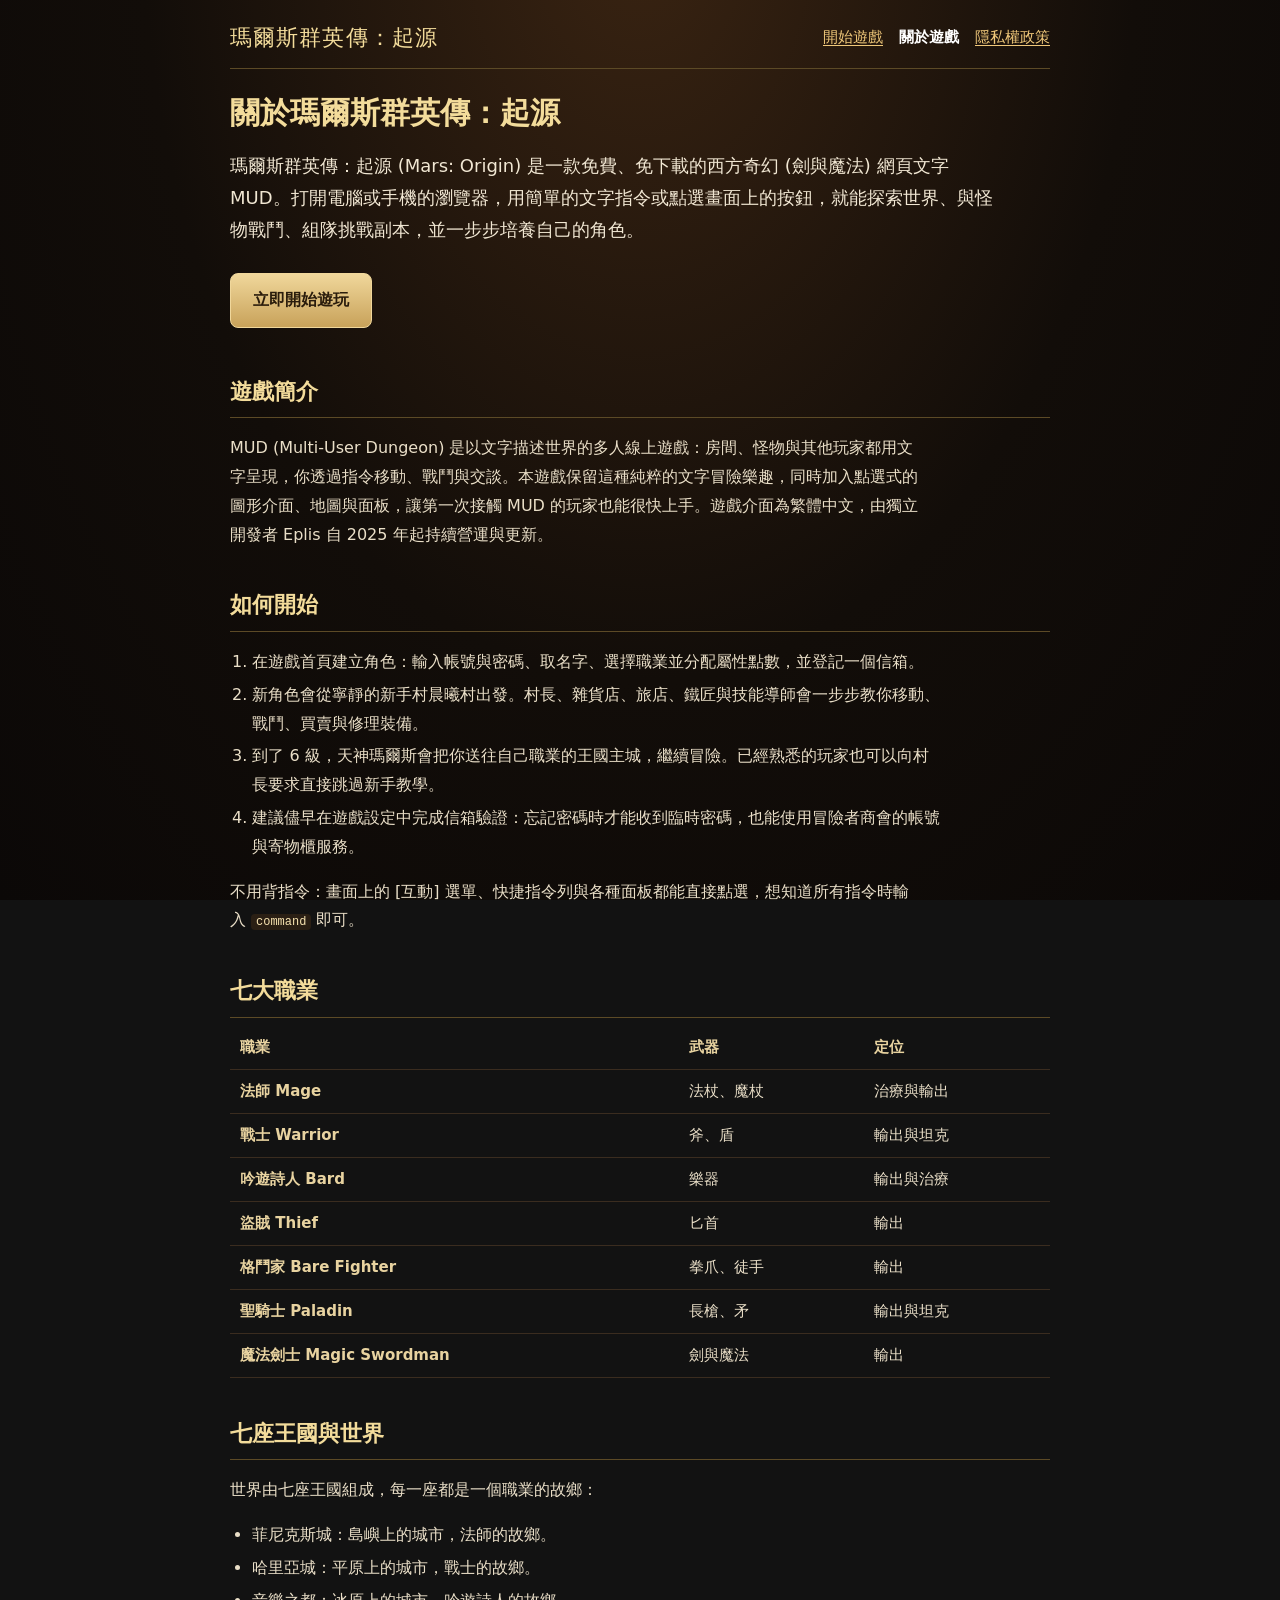
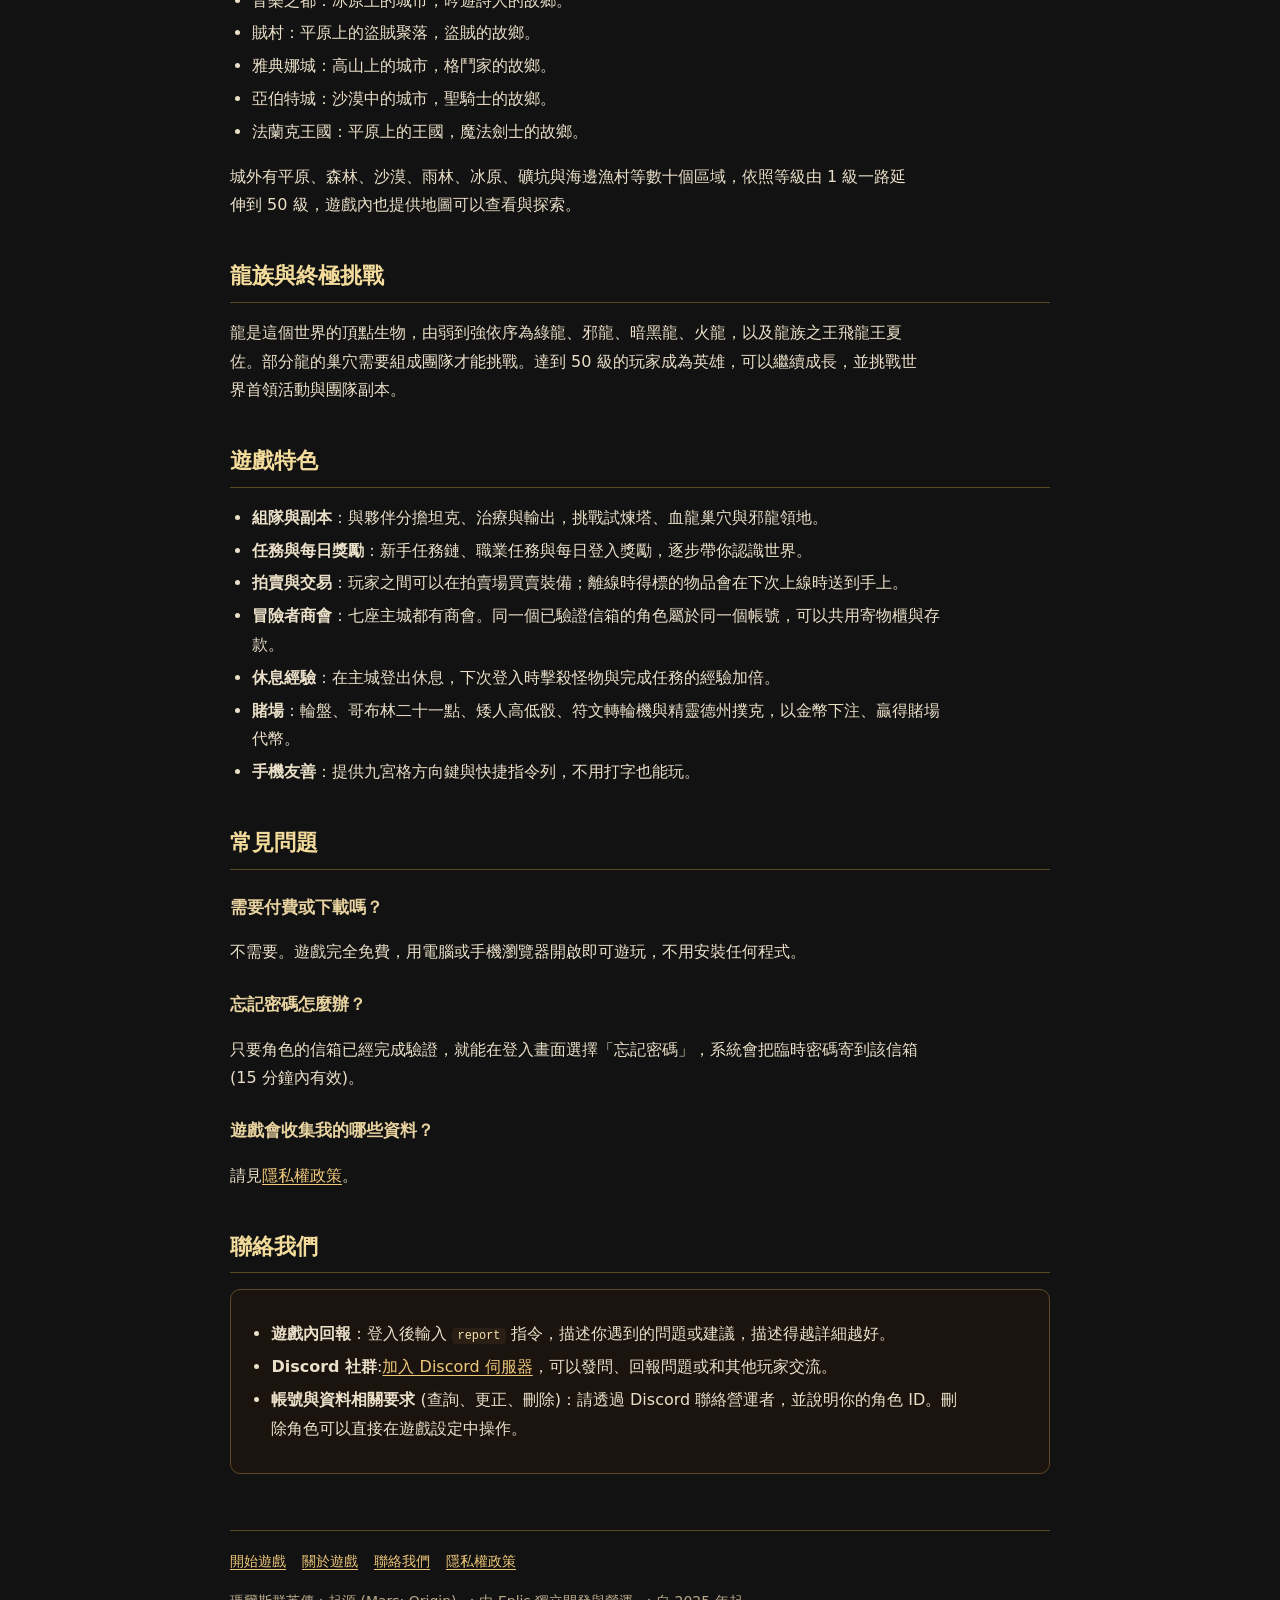
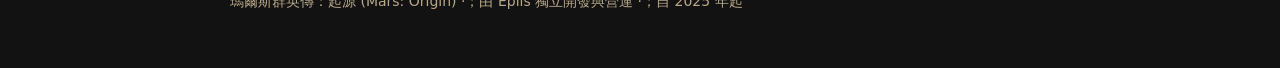
<file: about.html>
<!DOCTYPE html>
<html lang="zh-Hant">
<head>
    <meta charset="UTF-8">
    <meta name="viewport" content="width=device-width, initial-scale=1.0">
    <title>關於瑪爾斯群英傳：起源 | 免費網頁文字 MUD 奇幻 RPG</title>
    <meta name="description" content="瑪爾斯群英傳：起源 (Mars: Origin) 是免費、免下載的西方奇幻網頁文字 MUD。七大職業、七座王國，與夥伴組隊探索地圖、挑戰龍族之王飛龍王夏佐。這裡介紹玩法、特色與聯絡方式。">
    <meta name="robots" content="index, follow">
    <meta name="theme-color" content="#0b0807">
    <meta http-equiv="Content-Security-Policy" content="default-src 'none'; style-src 'self'; img-src 'self'; base-uri 'self'; form-action 'none'">
    <meta name="referrer" content="strict-origin-when-cross-origin">
    <link rel="canonical" href="https://marsorigin.myctw.cc/about.html">
    <link rel="icon" type="image/png" href="./assets/images/MO_ICON2.png">
    <meta property="og:type" content="website">
    <meta property="og:locale" content="zh_TW">
    <meta property="og:title" content="關於瑪爾斯群英傳：起源 | 免費網頁文字 MUD 奇幻 RPG">
    <meta property="og:description" content="免費、免下載的西方奇幻網頁文字 MUD。七大職業、七座王國，與夥伴組隊挑戰飛龍王夏佐。">
    <meta property="og:url" content="https://marsorigin.myctw.cc/about.html">
    <meta property="og:image" content="https://marsorigin.myctw.cc/assets/images/og-image.jpg">
    <link rel="stylesheet" href="./assets/css/static-page.css?v=20261123a">
</head>
<body>
    <a class="skip-link" href="#content">跳到主要內容</a>
    <header class="site-header">
        <p class="site-title"><a href="./">瑪爾斯群英傳：起源</a></p>
        <nav class="site-nav" aria-label="網站導覽">
            <a href="./">開始遊戲</a>
            <a href="./about.html" aria-current="page">關於遊戲</a>
            <a href="./privacy.html">隱私權政策</a>
        </nav>
    </header>
    <main id="content">
        <h1>關於瑪爾斯群英傳：起源</h1>
        <p class="lead">瑪爾斯群英傳：起源 (Mars: Origin) 是一款免費、免下載的西方奇幻 (劍與魔法) 網頁文字 MUD。打開電腦或手機的瀏覽器，用簡單的文字指令或點選畫面上的按鈕，就能探索世界、與怪物戰鬥、組隊挑戰副本，並一步步培養自己的角色。</p>
        <p><a class="cta" href="./">立即開始遊玩</a></p>

        <h2 id="intro">遊戲簡介</h2>
        <p>MUD (Multi-User Dungeon) 是以文字描述世界的多人線上遊戲：房間、怪物與其他玩家都用文字呈現，你透過指令移動、戰鬥與交談。本遊戲保留這種純粹的文字冒險樂趣，同時加入點選式的圖形介面、地圖與面板，讓第一次接觸 MUD 的玩家也能很快上手。遊戲介面為繁體中文，由獨立開發者 Eplis 自 2025 年起持續營運與更新。</p>

        <h2 id="start">如何開始</h2>
        <ol>
            <li>在遊戲首頁建立角色：輸入帳號與密碼、取名字、選擇職業並分配屬性點數，並登記一個信箱。</li>
            <li>新角色會從寧靜的新手村晨曦村出發。村長、雜貨店、旅店、鐵匠與技能導師會一步步教你移動、戰鬥、買賣與修理裝備。</li>
            <li>到了 6 級，天神瑪爾斯會把你送往自己職業的王國主城，繼續冒險。已經熟悉的玩家也可以向村長要求直接跳過新手教學。</li>
            <li>建議儘早在遊戲設定中完成信箱驗證：忘記密碼時才能收到臨時密碼，也能使用冒險者商會的帳號與寄物櫃服務。</li>
        </ol>
        <p>不用背指令：畫面上的 [互動] 選單、快捷指令列與各種面板都能直接點選，想知道所有指令時輸入 <code>command</code> 即可。</p>

        <h2 id="classes">七大職業</h2>
        <table>
            <thead><tr><th scope="col">職業</th><th scope="col">武器</th><th scope="col">定位</th></tr></thead>
            <tbody>
                <tr><th scope="row">法師 Mage</th><td>法杖、魔杖</td><td>治療與輸出</td></tr>
                <tr><th scope="row">戰士 Warrior</th><td>斧、盾</td><td>輸出與坦克</td></tr>
                <tr><th scope="row">吟遊詩人 Bard</th><td>樂器</td><td>輸出與治療</td></tr>
                <tr><th scope="row">盜賊 Thief</th><td>匕首</td><td>輸出</td></tr>
                <tr><th scope="row">格鬥家 Bare Fighter</th><td>拳爪、徒手</td><td>輸出</td></tr>
                <tr><th scope="row">聖騎士 Paladin</th><td>長槍、矛</td><td>輸出與坦克</td></tr>
                <tr><th scope="row">魔法劍士 Magic Swordman</th><td>劍與魔法</td><td>輸出</td></tr>
            </tbody>
        </table>

        <h2 id="world">七座王國與世界</h2>
        <p>世界由七座王國組成，每一座都是一個職業的故鄉：</p>
        <ul>
            <li>菲尼克斯城：島嶼上的城市，法師的故鄉。</li>
            <li>哈里亞城：平原上的城市，戰士的故鄉。</li>
            <li>音樂之都：冰原上的城市，吟遊詩人的故鄉。</li>
            <li>賊村：平原上的盜賊聚落，盜賊的故鄉。</li>
            <li>雅典娜城：高山上的城市，格鬥家的故鄉。</li>
            <li>亞伯特城：沙漠中的城市，聖騎士的故鄉。</li>
            <li>法蘭克王國：平原上的王國，魔法劍士的故鄉。</li>
        </ul>
        <p>城外有平原、森林、沙漠、雨林、冰原、礦坑與海邊漁村等數十個區域，依照等級由 1 級一路延伸到 50 級，遊戲內也提供地圖可以查看與探索。</p>

        <h2 id="dragons">龍族與終極挑戰</h2>
        <p>龍是這個世界的頂點生物，由弱到強依序為綠龍、邪龍、暗黑龍、火龍，以及龍族之王飛龍王夏佐。部分龍的巢穴需要組成團隊才能挑戰。達到 50 級的玩家成為英雄，可以繼續成長，並挑戰世界首領活動與團隊副本。</p>

        <h2 id="features">遊戲特色</h2>
        <ul>
            <li><strong>組隊與副本</strong>：與夥伴分擔坦克、治療與輸出，挑戰試煉塔、血龍巢穴與邪龍領地。</li>
            <li><strong>任務與每日獎勵</strong>：新手任務鏈、職業任務與每日登入獎勵，逐步帶你認識世界。</li>
            <li><strong>拍賣與交易</strong>：玩家之間可以在拍賣場買賣裝備；離線時得標的物品會在下次上線時送到手上。</li>
            <li><strong>冒險者商會</strong>：七座主城都有商會。同一個已驗證信箱的角色屬於同一個帳號，可以共用寄物櫃與存款。</li>
            <li><strong>休息經驗</strong>：在主城登出休息，下次登入時擊殺怪物與完成任務的經驗加倍。</li>
            <li><strong>賭場</strong>：輪盤、哥布林二十一點、矮人高低骰、符文轉輪機與精靈德州撲克，以金幣下注、贏得賭場代幣。</li>
            <li><strong>手機友善</strong>：提供九宮格方向鍵與快捷指令列，不用打字也能玩。</li>
        </ul>

        <h2 id="faq">常見問題</h2>
        <h3>需要付費或下載嗎？</h3>
        <p>不需要。遊戲完全免費，用電腦或手機瀏覽器開啟即可遊玩，不用安裝任何程式。</p>
        <h3>忘記密碼怎麼辦？</h3>
        <p>只要角色的信箱已經完成驗證，就能在登入畫面選擇「忘記密碼」，系統會把臨時密碼寄到該信箱 (15 分鐘內有效)。</p>
        <h3>遊戲會收集我的哪些資料？</h3>
        <p>請見<a href="./privacy.html">隱私權政策</a>。</p>

        <h2 id="contact">聯絡我們</h2>
        <div class="card">
            <ul>
                <li><strong>遊戲內回報</strong>：登入後輸入 <code>report</code> 指令，描述你遇到的問題或建議，描述得越詳細越好。</li>
                <li><strong>Discord 社群</strong>:<a href="https://discord.gg/q4pffbXAGu" rel="noopener noreferrer">加入 Discord 伺服器</a>，可以發問、回報問題或和其他玩家交流。</li>
                <li><strong>帳號與資料相關要求</strong> (查詢、更正、刪除)：請透過 Discord 聯絡營運者，並說明你的角色 ID。刪除角色可以直接在遊戲設定中操作。</li>
            </ul>
        </div>
    </main>
    <footer class="site-footer">
        <nav aria-label="頁尾">
            <a href="./">開始遊戲</a>
            <a href="./about.html">關於遊戲</a>
            <a href="./about.html#contact">聯絡我們</a>
            <a href="./privacy.html">隱私權政策</a>
        </nav>
        <p>瑪爾斯群英傳：起源 (Mars: Origin) &middot；由 Eplis 獨立開發與營運 &middot；自 2025 年起</p>
    </footer>
</body>
</html>
</file>
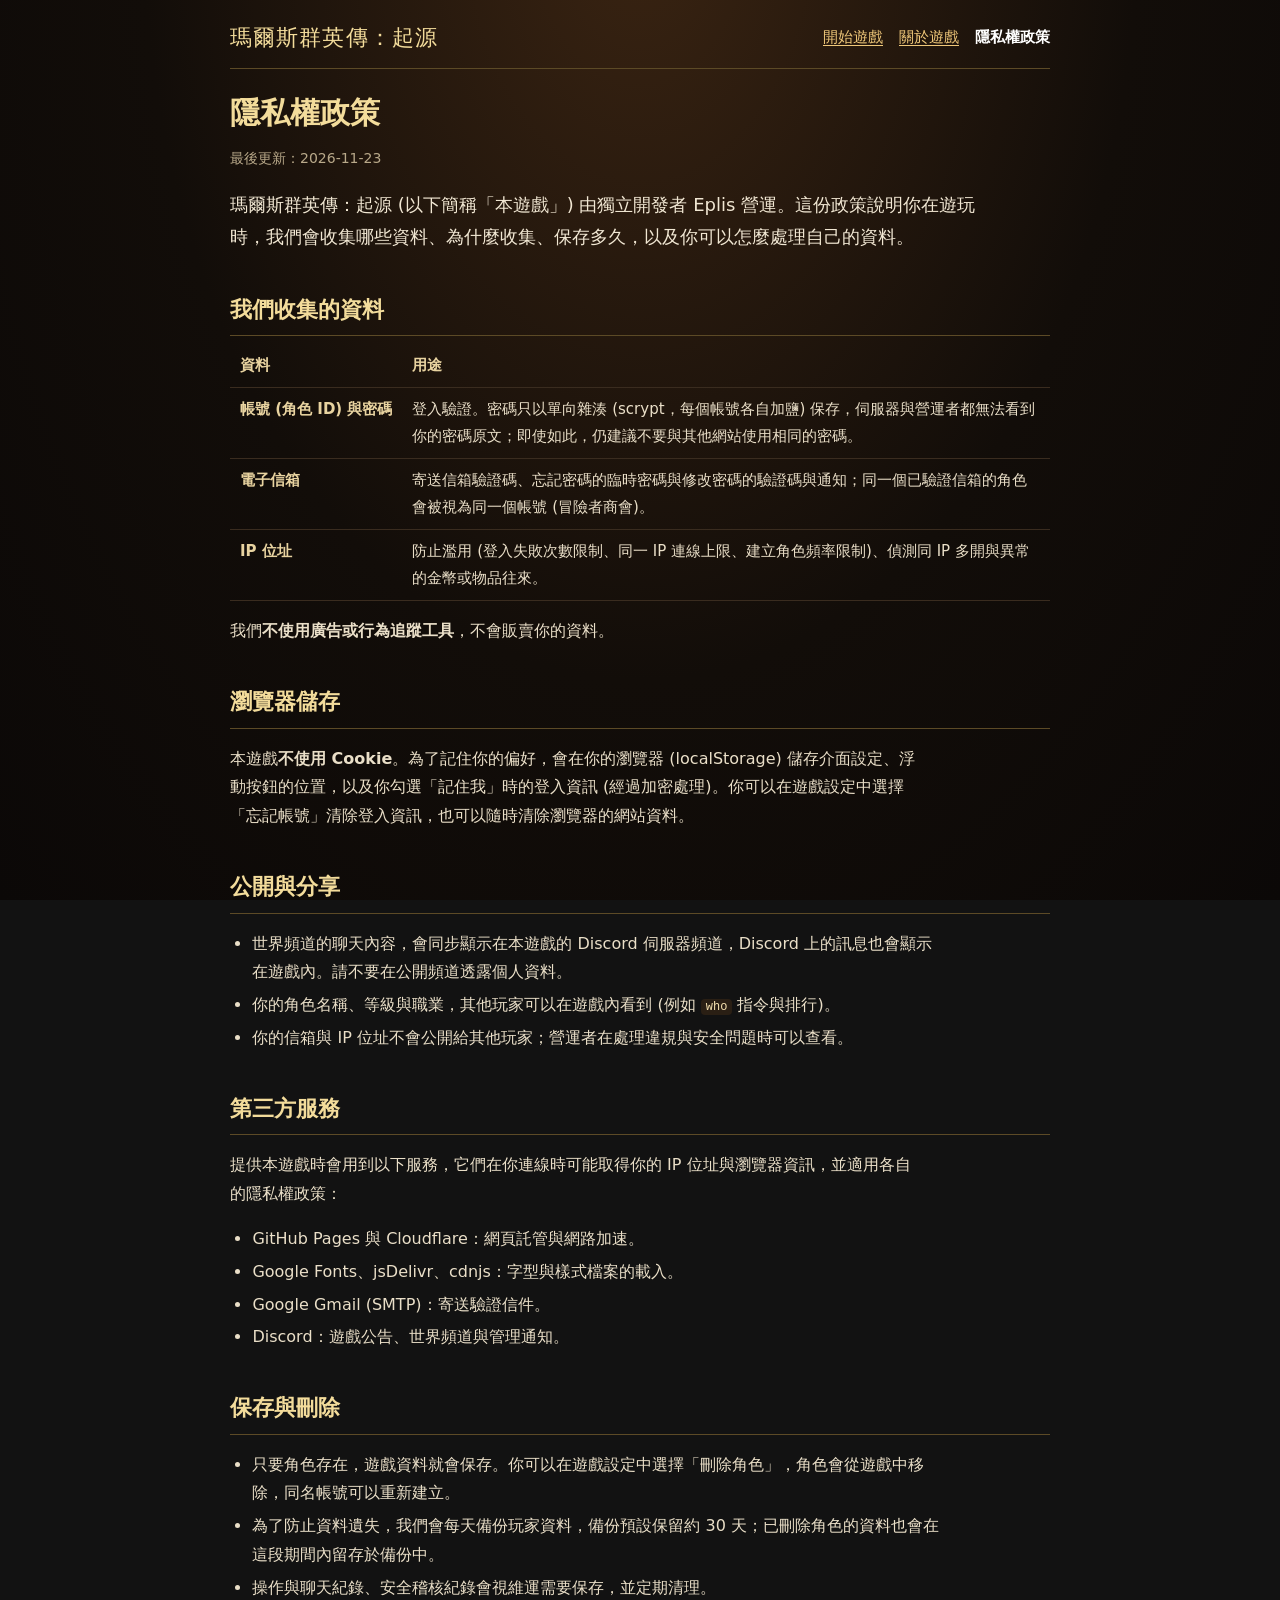
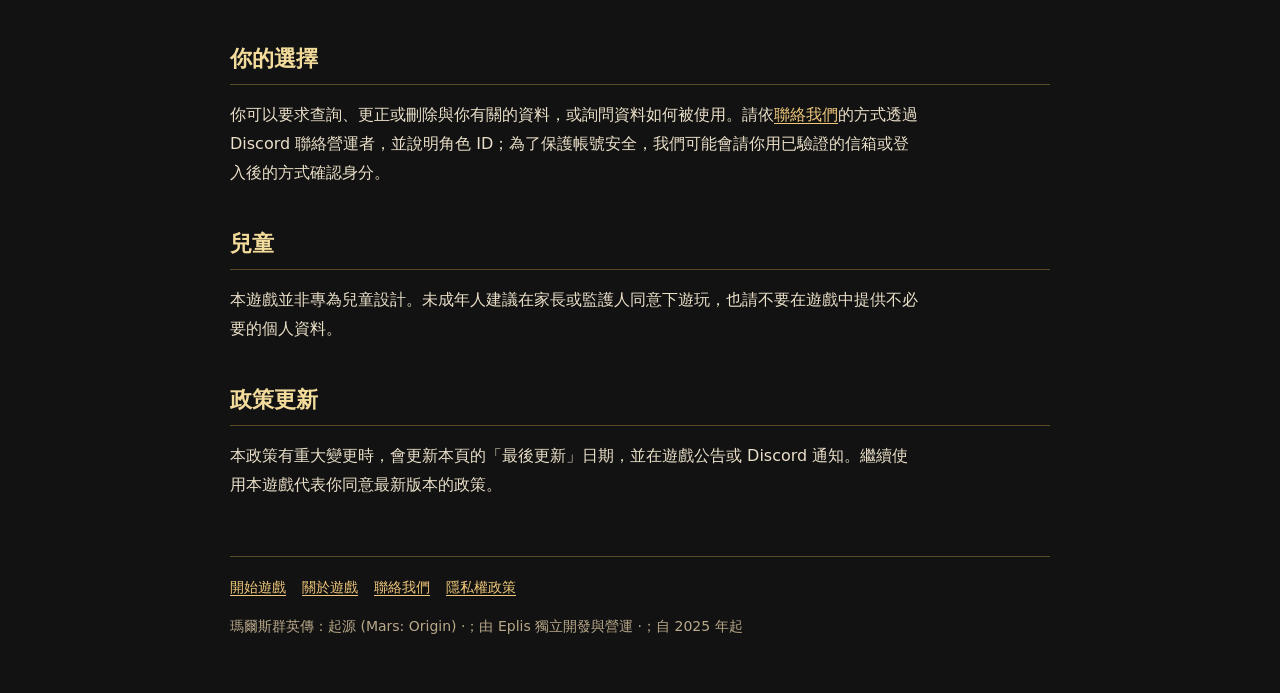
<file: privacy.html>
<!DOCTYPE html>
<html lang="zh-Hant">
<head>
    <meta charset="UTF-8">
    <meta name="viewport" content="width=device-width, initial-scale=1.0">
    <title>隱私權政策 | 瑪爾斯群英傳：起源</title>
    <meta name="description" content="瑪爾斯群英傳：起源的隱私權政策：說明遊戲收集哪些資料、用途、保存期間、第三方服務，以及如何查詢、更正或刪除你的資料。">
    <meta name="robots" content="index, follow">
    <meta name="theme-color" content="#0b0807">
    <meta http-equiv="Content-Security-Policy" content="default-src 'none'; style-src 'self'; img-src 'self'; base-uri 'self'; form-action 'none'">
    <meta name="referrer" content="strict-origin-when-cross-origin">
    <link rel="canonical" href="https://marsorigin.myctw.cc/privacy.html">
    <link rel="icon" type="image/png" href="./assets/images/MO_ICON2.png">
    <meta property="og:type" content="website">
    <meta property="og:locale" content="zh_TW">
    <meta property="og:title" content="隱私權政策 | 瑪爾斯群英傳：起源">
    <meta property="og:description" content="說明遊戲收集哪些資料、用途、保存期間與第三方服務。">
    <meta property="og:url" content="https://marsorigin.myctw.cc/privacy.html">
    <meta property="og:image" content="https://marsorigin.myctw.cc/assets/images/og-image.jpg">
    <link rel="stylesheet" href="./assets/css/static-page.css?v=20261123a">
</head>
<body>
    <a class="skip-link" href="#content">跳到主要內容</a>
    <header class="site-header">
        <p class="site-title"><a href="./">瑪爾斯群英傳：起源</a></p>
        <nav class="site-nav" aria-label="網站導覽">
            <a href="./">開始遊戲</a>
            <a href="./about.html">關於遊戲</a>
            <a href="./privacy.html" aria-current="page">隱私權政策</a>
        </nav>
    </header>
    <main id="content">
        <h1>隱私權政策</h1>
        <p class="meta">最後更新：2026-11-23</p>
        <p class="lead">瑪爾斯群英傳：起源 (以下簡稱「本遊戲」) 由獨立開發者 Eplis 營運。這份政策說明你在遊玩時，我們會收集哪些資料、為什麼收集、保存多久，以及你可以怎麼處理自己的資料。</p>

        <h2 id="collect">我們收集的資料</h2>
        <table>
            <thead><tr><th scope="col">資料</th><th scope="col">用途</th></tr></thead>
            <tbody>
                <tr><th scope="row">帳號 (角色 ID) 與密碼</th><td>登入驗證。密碼只以單向雜湊 (scrypt，每個帳號各自加鹽) 保存，伺服器與營運者都無法看到你的密碼原文；即使如此，仍建議不要與其他網站使用相同的密碼。</td></tr>
                <tr><th scope="row">電子信箱</th><td>寄送信箱驗證碼、忘記密碼的臨時密碼與修改密碼的驗證碼與通知；同一個已驗證信箱的角色會被視為同一個帳號 (冒險者商會)。</td></tr>
                <tr><th scope="row">IP 位址</th><td>防止濫用 (登入失敗次數限制、同一 IP 連線上限、建立角色頻率限制)、偵測同 IP 多開與異常的金幣或物品往來。</td></tr>
            </tbody>
        </table>
        <p>我們<strong>不使用廣告或行為追蹤工具</strong>，不會販賣你的資料。</p>

        <h2 id="browser">瀏覽器儲存</h2>
        <p>本遊戲<strong>不使用 Cookie</strong>。為了記住你的偏好，會在你的瀏覽器 (localStorage) 儲存介面設定、浮動按鈕的位置，以及你勾選「記住我」時的登入資訊 (經過加密處理)。你可以在遊戲設定中選擇「忘記帳號」清除登入資訊，也可以隨時清除瀏覽器的網站資料。</p>

        <h2 id="share">公開與分享</h2>
        <ul>
            <li>世界頻道的聊天內容，會同步顯示在本遊戲的 Discord 伺服器頻道，Discord 上的訊息也會顯示在遊戲內。請不要在公開頻道透露個人資料。</li>
            <li>你的角色名稱、等級與職業，其他玩家可以在遊戲內看到 (例如 <code>who</code> 指令與排行)。</li>
            <li>你的信箱與 IP 位址不會公開給其他玩家；營運者在處理違規與安全問題時可以查看。</li>
        </ul>

        <h2 id="third">第三方服務</h2>
        <p>提供本遊戲時會用到以下服務，它們在你連線時可能取得你的 IP 位址與瀏覽器資訊，並適用各自的隱私權政策：</p>
        <ul>
            <li>GitHub Pages 與 Cloudflare：網頁託管與網路加速。</li>
            <li>Google Fonts、jsDelivr、cdnjs：字型與樣式檔案的載入。</li>
            <li>Google Gmail (SMTP)：寄送驗證信件。</li>
            <li>Discord：遊戲公告、世界頻道與管理通知。</li>
        </ul>

        <h2 id="retention">保存與刪除</h2>
        <ul>
            <li>只要角色存在，遊戲資料就會保存。你可以在遊戲設定中選擇「刪除角色」，角色會從遊戲中移除，同名帳號可以重新建立。</li>
            <li>為了防止資料遺失，我們會每天備份玩家資料，備份預設保留約 30 天；已刪除角色的資料也會在這段期間內留存於備份中。</li>
            <li>操作與聊天紀錄、安全稽核紀錄會視維運需要保存，並定期清理。</li>
        </ul>

        <h2 id="rights">你的選擇</h2>
        <p>你可以要求查詢、更正或刪除與你有關的資料，或詢問資料如何被使用。請依<a href="./about.html#contact">聯絡我們</a>的方式透過 Discord 聯絡營運者，並說明角色 ID；為了保護帳號安全，我們可能會請你用已驗證的信箱或登入後的方式確認身分。</p>

        <h2 id="children">兒童</h2>
        <p>本遊戲並非專為兒童設計。未成年人建議在家長或監護人同意下遊玩，也請不要在遊戲中提供不必要的個人資料。</p>

        <h2 id="changes">政策更新</h2>
        <p>本政策有重大變更時，會更新本頁的「最後更新」日期，並在遊戲公告或 Discord 通知。繼續使用本遊戲代表你同意最新版本的政策。</p>
    </main>
    <footer class="site-footer">
        <nav aria-label="頁尾">
            <a href="./">開始遊戲</a>
            <a href="./about.html">關於遊戲</a>
            <a href="./about.html#contact">聯絡我們</a>
            <a href="./privacy.html">隱私權政策</a>
        </nav>
        <p>瑪爾斯群英傳：起源 (Mars: Origin) &middot；由 Eplis 獨立開發與營運 &middot；自 2025 年起</p>
    </footer>
</body>
</html>
</file>
<file: assets/css/theme-dark-fantasy.css>
/* 奇幻主題:body.theme-dark-fantasy。由 index.html 載入,需在 game.css 之後 */
/* ===== 奇幻主題 (theme-dark-fantasy) ===== */
body.theme-dark-fantasy {
    --df-bg: #111318;
    --df-surface: #181b21;
    --df-panel: #20232b;
    --df-elevated: #292d35;
    --df-border: #49402f;
    --df-border-soft: #332f28;
    --df-text: #e6dfcf;
    --df-secondary: #aaa393;
    --df-muted: #777366;
    --df-gold: #c5a15d;
    --df-gold-highlight: #e0bd79;
    --df-hp: #b94b4b;
    --df-mana: #4778bd;
    --df-move: #b58b43;
    --df-success: #668b65;
    --df-danger: #a94343;
    --df-font-ui: "Segoe UI", "Noto Sans CJK TC", sans-serif;
    --df-font-title: Georgia, "Noto Serif CJK TC", serif;
    --df-font-game: "Noto Sans Mono CJK", "Cascadia Mono", Consolas, monospace;
    background: var(--df-bg);
    color: var(--df-text);
    color-scheme: dark;
    font-family: var(--df-font-ui);
    font-size: 18px;
    overflow: hidden;
}
body.theme-dark-fantasy .d-flex.flex-column.h-100 { min-height: 0; }
body.theme-dark-fantasy #output-container {
    margin-right: var(--right-panel-width);
    padding: 14px 16px 0;
    background: var(--df-bg);
    border-right: 1px solid var(--df-border-soft);
}
body.theme-dark-fantasy #output,
body.theme-dark-fantasy #output-top {
    padding: 18px 22px;
    background: var(--df-surface);
    color: var(--df-text);
    font-family: var(--df-font-game);
    font-size: 16px;
    line-height: 1.65;
    white-space: pre-wrap;
    overflow-wrap: anywhere;
    scrollbar-color: var(--df-border) var(--df-surface);
}
body.theme-dark-fantasy #output {
    border: 1px solid var(--df-border-soft);
    border-bottom: 0;
    box-shadow: inset 0 1px 5px #0008;
}
body.theme-dark-fantasy #output-top {
    color: var(--df-secondary);
    border: 1px solid var(--df-border-soft);
}
body.theme-dark-fantasy .split-view #output-top { border-bottom-color: var(--df-border); }
body.theme-dark-fantasy .bottom-container {
    gap: 8px;
    padding: 0 0 12px;
    align-items: stretch;
    background: linear-gradient(180deg, transparent, var(--df-bg) 14px);
}
body.theme-dark-fantasy .left-panel,
body.theme-dark-fantasy #chatArea,
body.theme-dark-fantasy #statusBar,
body.theme-dark-fantasy #targetInfoBar,
body.theme-dark-fantasy #inputArea {
    min-width: 0;
    color: var(--df-text);
    /* !important 也一併清掉 diablo 主題的 background-image,維持原本外觀 */
    background: var(--df-panel) !important;
    border: 1px solid var(--df-border);
    box-shadow: inset 0 1px 0 #ffffff08, 0 4px 14px #0005;
}
body.theme-dark-fantasy #targetInfoBar {
    min-height: 38px;
    padding: 6px 12px;
    gap: 5px;
    font-family: var(--df-font-ui);
    font-size: 14px;
}
body.theme-dark-fantasy #targetInfoBar .target-arrow-icon,
body.theme-dark-fantasy #targetTargetName,
body.theme-dark-fantasy #targetTargetHp { color: var(--df-gold-highlight); }
body.theme-dark-fantasy #targetName,
body.theme-dark-fantasy #targetHp { color: var(--df-hp); }
body.theme-dark-fantasy #statusBar {
    gap: 8px 14px !important;
    padding: 9px 12px;
    border-top: 0;
    flex: 1 1 auto;
    align-content: center;
}
body.theme-dark-fantasy .status-hp,
body.theme-dark-fantasy .status-mana,
body.theme-dark-fantasy .status-move,
body.theme-dark-fantasy .status-level,
body.theme-dark-fantasy .status-gold,
body.theme-dark-fantasy .status-combat-stat {
    color: var(--df-secondary);
    align-items: center;
    white-space: nowrap;
    font-size: 14px;
}
body.theme-dark-fantasy .status-combat { display: flex !important; flex-wrap: wrap; }
body.theme-dark-fantasy .status-hp .status-icon { color: var(--df-hp); }
body.theme-dark-fantasy .status-mana .status-icon { color: var(--df-mana); }
body.theme-dark-fantasy .status-move .status-icon { color: var(--df-move); }
body.theme-dark-fantasy .status-level .status-icon,
body.theme-dark-fantasy .status-gold .status-icon { color: var(--df-gold); }
body.theme-dark-fantasy .status-combat-stat .status-icon { color: var(--df-gold-highlight); }
body.theme-dark-fantasy .fixed-width {
    color: var(--df-text);
    font-family: var(--df-font-game);
    font-variant-numeric: tabular-nums;
}
body.theme-dark-fantasy .progress {
    height: 5px;
    margin: 4px 0 0;
    overflow: hidden;
    background: var(--df-bg);
    border: 1px solid var(--df-border-soft);
}
body.theme-dark-fantasy .status-hp .progress-bar { background-color: var(--df-hp) !important; }
body.theme-dark-fantasy .status-mana .progress-bar { background-color: var(--df-mana) !important; }
body.theme-dark-fantasy .status-move .progress-bar { background-color: var(--df-move) !important; }
body.theme-dark-fantasy .status-effect {
    padding: 3px 7px;
    color: var(--df-muted);
    background: var(--df-bg);
    border: 1px solid var(--df-border-soft);
    font-size: 13px;
    white-space: nowrap;
}
body.theme-dark-fantasy .status-effect.poison.active {
    color: var(--df-success);
    border-color: var(--df-success);
}
body.theme-dark-fantasy .status-effect.burn.active,
body.theme-dark-fantasy .status-effect.bleed.active {
    color: var(--df-hp);
    border-color: var(--df-danger);
}
body.theme-dark-fantasy #inputArea { gap: 8px !important; padding: 8px; border-top: 0; }
body.theme-dark-fantasy #inputBox,
body.theme-dark-fantasy #themeColor {
    min-height: 38px;
    color: var(--df-text);
    background-color: var(--df-bg);
    border: 1px solid var(--df-border);
    border-radius: 2px;
    font-family: var(--df-font-game);
    font-size: 18px;
    box-shadow: inset 0 1px 4px #0008;
}
body.theme-dark-fantasy #inputBox::placeholder { color: var(--df-muted); }
body.theme-dark-fantasy #inputBox:focus,
body.theme-dark-fantasy #themeColor:focus {
    border-color: var(--df-gold);
    box-shadow: 0 0 0 2px #c5a15d33, inset 0 1px 4px #0008;
}
body.theme-dark-fantasy #themeSelector {
    color: var(--df-text);
    background: var(--df-elevated);
    border-color: var(--df-border);
}
body.theme-dark-fantasy .btn,
body.theme-dark-fantasy .tab-btn,
body.theme-dark-fantasy .numpad-btn {
    color: var(--df-text);
    background: var(--df-elevated);
    border: 1px solid var(--df-border);
    border-radius: 2px;
    font-family: var(--df-font-ui);
    font-size: 18px;
    transition: background-color 120ms ease, border-color 120ms ease, color 120ms ease;
}
body.theme-dark-fantasy #sendButton {
    min-height: 38px;
    color: #17140e;
    background: var(--df-gold);
    border-color: var(--df-gold-highlight);
    font-size: 16px;
    font-weight: 700;
}
body.theme-dark-fantasy #sendButton:hover,
body.theme-dark-fantasy #sendButton:focus-visible { background: var(--df-gold-highlight); }
body.theme-dark-fantasy .btn:hover,
body.theme-dark-fantasy .tab-btn:hover,
body.theme-dark-fantasy .numpad-btn:hover {
    color: var(--df-gold-highlight);
    background: #34332f;
    border-color: var(--df-gold);
}
body.theme-dark-fantasy .btn:active,
body.theme-dark-fantasy .tab-btn:active,
body.theme-dark-fantasy .numpad-btn:active {
    background: #121419;
    box-shadow: inset 0 2px 5px #0009;
}
body.theme-dark-fantasy .btn:disabled,
body.theme-dark-fantasy .tab-btn:disabled,
body.theme-dark-fantasy .numpad-btn:disabled {
    color: var(--df-muted);
    background: var(--df-surface);
    border-color: var(--df-border-soft);
    cursor: not-allowed;
}
body.theme-dark-fantasy :focus-visible { outline: 2px solid var(--df-gold-highlight); outline-offset: 2px; }
body.theme-dark-fantasy #chatArea {
    padding: 12px;
    color: var(--df-secondary);
    font-family: var(--df-font-game);
    font-size: 14px;
    line-height: 1.5;
    overflow-wrap: anywhere;
    scrollbar-color: var(--df-border) var(--df-panel);
}
body.theme-dark-fantasy #chatArea p {
    margin: 0 0 8px;
    padding-left: 9px;
    border-left: 2px solid var(--df-border);
}
body.theme-dark-fantasy .right-panel {
    display: flex;
    gap: 10px;
    padding: 14px;
    color: var(--df-text);
    background: var(--df-surface);
    border-left: 1px solid var(--df-border);
    box-shadow: -8px 0 24px #0005;
}
body.theme-dark-fantasy .tab-buttons {
    gap: 6px;
    margin: 0;
    padding-bottom: 8px;
    border-bottom: 1px solid var(--df-border);
}
body.theme-dark-fantasy .tab-btn {
    min-height: 38px;
    color: var(--df-secondary);
    background: var(--df-panel);
    font-family: var(--df-font-title);
    font-size: 16px;
}
body.theme-dark-fantasy .tab-btn.active {
    color: var(--df-gold-highlight);
    background: var(--df-elevated);
    border-color: var(--df-gold);
    border-bottom: 2px solid var(--df-gold);
}
body.theme-dark-fantasy .equipment-panel,
body.theme-dark-fantasy .inventory-panel {
    padding: 8px;
    background: var(--df-panel);
    border: 1px solid var(--df-border-soft);
    border-radius: 0;
}
body.theme-dark-fantasy .equipment-list,
body.theme-dark-fantasy .inventory-list {
    height: calc(100vh - 105px);
    padding: 8px;
    color: var(--df-text);
    font-family: var(--df-font-game);
    font-size: 14px;
    line-height: 1.65;
    overflow-wrap: anywhere;
    scrollbar-color: var(--df-border) var(--df-panel);
}
body.theme-dark-fantasy .mobile-numpad {
    opacity: 1;
    padding: 5px;
    background: #181b21d9;
    border: 1px solid var(--df-border);
}
body.theme-dark-fantasy .numpad-row { gap: 3px; }
body.theme-dark-fantasy .numpad-btn {
    width: 42px;
    height: 42px;
    color: var(--df-gold-highlight);
    background: #20232bdd;
    font-size: 16px;
}
body.theme-dark-fantasy #fleeBtn { color: #f0d7d0; border-color: var(--df-danger); }
body.theme-dark-fantasy #invbtn { color: var(--df-gold-highlight); }
body.theme-dark-fantasy ::selection { color: var(--df-bg); background: var(--df-gold); }
body.theme-dark-fantasy ::-webkit-scrollbar { width: 10px; height: 10px; }
body.theme-dark-fantasy ::-webkit-scrollbar-track { background: var(--df-bg); }
body.theme-dark-fantasy ::-webkit-scrollbar-thumb { background: var(--df-border); border: 2px solid var(--df-bg); }
body.theme-dark-fantasy .right-panel-resizer:hover::before,
body.theme-dark-fantasy.is-resizing-right-panel .right-panel-resizer::before { background: var(--df-gold); }
body.theme-dark-fantasy .right-panel-resizer::after { border-color: var(--df-gold); }
@media (max-width: 1100px) {
    body.theme-dark-fantasy #output-container { margin-right: 0; }
    body.theme-dark-fantasy .right-panel { display: none; }
}
@media (max-width: 768px) {
    body.theme-dark-fantasy #output-container { padding: 8px 8px 0; }
    body.theme-dark-fantasy #output,
    body.theme-dark-fantasy #output-top { padding: 12px; font-size: 15px; }
    body.theme-dark-fantasy .bottom-container { gap: 6px; padding: 0 0 8px; }
    body.theme-dark-fantasy #statusBar { gap: 7px 10px !important; padding: 8px; flex-wrap: wrap !important; }
    body.theme-dark-fantasy .status-effects { display: flex !important; flex-wrap: wrap; gap: 4px !important; }
    body.theme-dark-fantasy .status-label { display: inline !important; }
    body.theme-dark-fantasy #inputArea { flex-wrap: wrap; }
    body.theme-dark-fantasy #inputBox { flex: 1 1 45%; }
}
@media (max-width: 420px) {
    body.theme-dark-fantasy .status-hp,
    body.theme-dark-fantasy .status-mana,
    body.theme-dark-fantasy .status-move { flex: 1 1 30%; }
}
</file>
<file: assets/css/theme-diablo.css>
/* 暗黑破壞神主題:body.theme-diablo,疊加在奇幻主題之上。由 index.html 載入,需在 theme-dark-fantasy.css 之後 */
/* ===== 暗黑破壞神主題 (theme-diablo) =====
   疊加在 theme-dark-fantasy 之上: 版面沿用 dark-fantasy,
   這裡只覆寫 --df-* 色票/字型,並加上鐵框、金邊、血紅等裝飾。 */
body.theme-diablo {
    --df-bg: #0b0807;
    --df-surface: #130e0c;
    --df-panel: #1b1411;
    --df-elevated: #2a1d17;
    --df-border: #5a4426;
    --df-border-soft: #2e2218;
    --df-text: #d6c9ae;
    --df-secondary: #a39880;
    --df-muted: #8d826c;
    --df-gold: #c9a85c;
    --df-gold-highlight: #e6c987;
    --df-hp: #e2574f;
    --df-mana: #5b86e0;
    --df-move: #c28a3a;
    --df-success: #6fae52;
    --df-danger: #a3231b;
    --d2-blood: #7a1712;
    --d2-blood-hot: #a31d15;
    --d2-iron: #3a3027;
    --d2-gold-dim: #8a6d3b;
    --df-font-ui: "Cinzel", "Palatino Linotype", "Book Antiqua", "Noto Serif CJK TC", "PMingLiU", serif;
    --df-font-title: "Cinzel", "Palatino Linotype", "Book Antiqua", "Noto Serif CJK TC", serif;
    background:
        radial-gradient(ellipse at 50% -10%, #3a120c55 0, transparent 55%),
        radial-gradient(ellipse at 50% 120%, #00000099 0, transparent 60%),
        var(--df-bg);
}
body.theme-diablo .left-panel,
body.theme-diablo #chatArea,
body.theme-diablo #statusBar,
body.theme-diablo #targetInfoBar,
body.theme-diablo #inputArea,
body.theme-diablo .equipment-panel,
body.theme-diablo .inventory-panel {
    border-color: var(--d2-iron);
    background-image: linear-gradient(180deg, #ffffff06, transparent 30%, #00000040);
    box-shadow:
        inset 0 0 0 1px #00000099,
        inset 0 0 0 2px #8a6d3b33,
        inset 0 8px 18px #00000066,
        0 4px 14px #000a;
}
body.theme-diablo #output,
body.theme-diablo #output-top {
    background:
        radial-gradient(ellipse at 50% 0, #2a110b33, transparent 70%),
        var(--df-surface);
    border-color: var(--d2-iron);
    box-shadow: inset 0 0 0 1px #000, inset 0 0 22px #000b;
}
body.theme-diablo .right-panel {
    border-left: 2px solid var(--d2-iron);
    box-shadow: -1px 0 0 #000, -9px 0 24px #000a, inset 1px 0 0 #8a6d3b44;
}
body.theme-diablo #inputBox,
body.theme-diablo #themeColor {
    border: 1px solid var(--d2-gold-dim);
    background-color: #070504;
    box-shadow: inset 0 2px 7px #000;
}
body.theme-diablo #inputBox:focus,
body.theme-diablo #themeColor:focus {
    border-color: var(--df-gold-highlight);
    box-shadow: 0 0 0 2px #c9a85c40, 0 0 12px #c9a85c33, inset 0 2px 7px #000;
}
body.theme-diablo .btn,
body.theme-diablo .tab-btn,
body.theme-diablo .numpad-btn,
body.theme-diablo #themeSelector,
body.theme-diablo .map-toolbar button,
body.theme-diablo #mapCollapse,
body.theme-diablo .settings-window-control,
body.theme-diablo .settings-reset-button {
    color: var(--df-gold);
    background: linear-gradient(180deg, #33261e, #1a120e);
    border-color: var(--d2-gold-dim);
}
body.theme-diablo .btn,
body.theme-diablo .tab-btn,
body.theme-diablo .numpad-btn,
body.theme-diablo #themeSelector {
    border: 1px solid var(--d2-gold-dim);
    box-shadow: inset 0 1px 0 #ffffff10, inset 0 -2px 4px #0008;
    text-shadow: 0 1px 2px #000;
}
body.theme-diablo .settings-window-control,
body.theme-diablo .settings-reset-button { box-shadow: inset 0 1px 0 #ffffff10; }
body.theme-diablo .btn:hover,
body.theme-diablo .tab-btn:hover,
body.theme-diablo .numpad-btn:hover,
body.theme-diablo #themeSelector:hover,
body.theme-diablo .settings-window-control:hover,
body.theme-diablo .settings-reset-button:hover,
body.theme-diablo .map-toolbar button.active {
    color: #fff1d0;
    background: linear-gradient(180deg, var(--d2-blood-hot), var(--d2-blood));
}
body.theme-diablo .btn:hover,
body.theme-diablo .tab-btn:hover,
body.theme-diablo .numpad-btn:hover,
body.theme-diablo #themeSelector:hover { border-color: var(--df-gold-highlight); }
body.theme-diablo .map-toolbar button.active { border-color: var(--df-gold); }
body.theme-diablo .btn:active,
body.theme-diablo .tab-btn:active,
body.theme-diablo .numpad-btn:active {
    background: linear-gradient(180deg, #4a0d09, #240504);
    box-shadow: inset 0 3px 8px #000;
}
body.theme-diablo #sendButton {
    color: #f3e3c3;
    background: linear-gradient(180deg, var(--d2-blood-hot), #5c0f0b);
    border: 1px solid var(--df-gold);
    text-shadow: 0 1px 2px #000;
    letter-spacing: 0.08em;
}
body.theme-diablo #sendButton:hover,
body.theme-diablo #sendButton:focus-visible {
    color: #fff1d0;
    background: linear-gradient(180deg, #c42319, #7a1712);
    box-shadow: 0 0 12px #a31d1566, inset 0 1px 0 #ffffff22;
}
body.theme-diablo .tab-btn.active {
    color: var(--df-gold-highlight);
    background: linear-gradient(180deg, #4a1a12, #230b08);
    border-color: var(--df-gold);
    border-bottom: 2px solid var(--d2-blood-hot);
}
body.theme-diablo #fleeBtn { color: #f2c9c2; border-color: var(--d2-blood-hot); }
body.theme-diablo .progress {
    height: 7px;
    background: #050302;
    border: 1px solid #000;
    box-shadow: 0 0 0 1px var(--d2-iron), inset 0 1px 3px #000;
}
body.theme-diablo .status-hp .progress-bar {
    background-image: linear-gradient(180deg, #e0463d, #8c150f) !important;
    background-color: #b8201c !important;
    box-shadow: 0 0 6px #b8201c88;
}
body.theme-diablo .status-mana .progress-bar {
    background-image: linear-gradient(180deg, #5b86e0, #1f3f93) !important;
    background-color: #2c58c4 !important;
    box-shadow: 0 0 6px #2c58c488;
}
body.theme-diablo .status-move .progress-bar {
    background-image: linear-gradient(180deg, #d9a042, #7d5316) !important;
    background-color: #a8742a !important;
}
body.theme-diablo .status-effect { background: #070504; border-color: var(--d2-iron); }
body.theme-diablo .tab-btn,
body.theme-diablo .settings-header h2,
body.theme-diablo #mapTitle {
    font-family: var(--df-font-title);
    letter-spacing: 0.06em;
    text-shadow: 0 1px 3px #000;
}
body.theme-diablo #targetName,
body.theme-diablo #targetHp { text-shadow: 0 0 8px #a31d1566; }
body.theme-diablo ::selection { color: #fff1d0; background: var(--d2-blood-hot); }
body.theme-diablo ::-webkit-scrollbar-track { background: #070504; }
body.theme-diablo ::-webkit-scrollbar-thumb {
    background: linear-gradient(90deg, #3a3027, #5a4426);
    border: 2px solid #070504;
}
body.theme-diablo #output,
body.theme-diablo #output-top,
body.theme-diablo #chatArea,
body.theme-diablo .equipment-list,
body.theme-diablo .inventory-list { scrollbar-color: #5a4426 #070504; }
body.theme-diablo .mobile-numpad { background: #0b0807e6; border-color: var(--d2-gold-dim); }
/* 設定面板: 預設是羊皮紙卷軸,D2 主題改成黑鐵皮革 + 金邊 */
body.theme-diablo #settingsPanel {
    color: var(--df-text);
    background:
        radial-gradient(ellipse at 50% 0, #3a120c66, transparent 70%),
        repeating-linear-gradient(3deg, #1b1411 0, #211814 2px, #1b1411 5px);
    border: 1px solid var(--d2-gold-dim);
    box-shadow: 0 14px 38px #000, inset 0 0 0 1px #000, inset 0 0 0 2px #8a6d3b44, inset 0 0 40px #000a;
    font-family: var(--df-font-title);
}
body.theme-diablo #settingsPanel::before,
body.theme-diablo #settingsPanel::after {
    background: linear-gradient(180deg, #2a1f18, var(--d2-gold-dim) 45%, #2a1f18);
    box-shadow: 0 2px 4px #000a;
}
body.theme-diablo #settingsPanel h2 { color: var(--df-gold-highlight); }
body.theme-diablo #settingsPanel label,
body.theme-diablo #settingsPanel legend { color: var(--df-gold); }
body.theme-diablo #settingsPanel .form-control,
body.theme-diablo #settingsPanel .form-select,
body.theme-diablo #settingsPanel #redeemCodeInput {
    color: var(--df-text);
    border-color: var(--d2-gold-dim);
    background-color: #070504;
}
body.theme-diablo #settingsPanel fieldset { border-color: var(--d2-iron); background: #00000033; }
body.theme-diablo #settingsPanel .form-check-input { border-color: var(--d2-gold-dim); background-color: #070504; }
body.theme-diablo #settingsPanel .form-check-input:checked {
    background-color: var(--d2-blood-hot);
    border-color: var(--df-gold);
}
</file>
<file: assets/css/casino.css>
/* 符文轉輪機 (#slotPanel) 與賭桌 (#casinoPanel)。由 index.html 載入 */
/* ===== 符文轉輪機 (slot):黃銅機框 + 羊皮紙轉輪,色票獨立,不受主題切換影響 ===== */
#slotPanel {
    --slot-bg: #17110d;
    --slot-surface: #221912;
    --slot-brass: #b8893e;
    --slot-brass-hi: #f0d48a;
    --slot-brass-lo: #6b4a1c;
    --slot-text: #eadfc8;
    --slot-muted: #b9ab90;
    --slot-reel: #f3e6c4;
    --slot-ink: #2a1a0c;
    --slot-ruby: #a3221a;
    --slot-ruby-hi: #d8462f;
    --slot-win: #ffd76a;
    --slot-danger: #ff8a7a;
    --slot-rune: #b3261c;
    --slot-rune-gem: #e8b04a;
    --slot-rune-glow: #ff5a3a88;
    --slot-backdrop: radial-gradient(ellipse at 50% -20%, #5a3a1a66, transparent 60%);
    --slot-cell-h: 64px;
    --slot-ease-stop: cubic-bezier(.18, .72, .26, 1.04);
    position: fixed;
    top: 50%;
    left: 50%;
    z-index: 1050;
    width: min(620px, calc(100vw - 16px));
    max-height: calc(100dvh - 16px);
    overflow-y: auto;
    padding: 14px 16px 16px;
    color: var(--slot-text);
    background: var(--slot-backdrop), var(--slot-bg);
    border: 3px solid var(--slot-brass);
    border-radius: 14px;
    box-shadow: 0 0 0 2px var(--slot-brass-lo), 0 16px 40px #000c, inset 0 0 28px #00000099;
    font-family: Georgia, "Noto Serif CJK TC", serif;
    transform: translate(-50%, -50%);
}
#slotPanel, #slotPanel *, #slotPanel *::before, #slotPanel *::after { box-sizing: border-box; }
#slotPanel[hidden] { display: none; }
/* 二樓 鎏金:翡翠天鵝絨、亮金框、象牙轉輪、紅寶石符文 */
#slotPanel[data-tier="2"] {
    --slot-bg: #0d1813;
    --slot-surface: #14241b;
    --slot-brass: #d4a743;
    --slot-brass-hi: #ffe39a;
    --slot-brass-lo: #6e5420;
    --slot-text: #f1e9d2;
    --slot-muted: #c4b994;
    --slot-reel: #f8f0dc;
    --slot-rune: #c0182f;
    --slot-rune-gem: #ffd36b;
    --slot-rune-glow: #ff3a5a88;
    --slot-backdrop:
        radial-gradient(ellipse at 50% -20%, #2f7a5266, transparent 60%),
        repeating-linear-gradient(45deg, #ffffff05 0 2px, transparent 2px 10px);
}
/* 三樓 秘銀星辰:黑曜石、秘銀框、水晶轉輪、龍心紅寶石符文,背景點綴星光 */
#slotPanel[data-tier="3"] {
    --slot-bg: #0b0a14;
    --slot-surface: #161427;
    --slot-brass: #aeb9cf;
    --slot-brass-hi: #f1f5ff;
    --slot-brass-lo: #444a63;
    --slot-text: #ece9f7;
    --slot-muted: #b3b1c9;
    --slot-reel: #e6ebf7;
    --slot-ink: #1b1631;
    --slot-ruby: #b0183a;
    --slot-ruby-hi: #ff4d6d;
    --slot-rune: #d1123a;
    --slot-rune-gem: #ffe08a;
    --slot-rune-glow: #ff2a5aaa;
    --slot-backdrop:
        radial-gradient(circle at 12% 18%, #ffffffaa 0 1px, transparent 2px),
        radial-gradient(circle at 78% 12%, #ffffff88 0 1px, transparent 2px),
        radial-gradient(circle at 90% 62%, #ffffff77 0 1px, transparent 2px),
        radial-gradient(circle at 34% 8%, #c9d6ff99 0 1px, transparent 2px),
        radial-gradient(ellipse at 50% -20%, #5b3fa066, transparent 60%);
    box-shadow: 0 0 0 2px var(--slot-brass-lo), 0 0 24px #7a5cff44, 0 16px 40px #000c, inset 0 0 28px #00000099;
}
#slotPanel.is-jackpot { animation: slot-jackpot-flash .45s ease-in-out 4; }
@keyframes slot-jackpot-flash {
    50% { box-shadow: 0 0 0 2px var(--slot-brass-lo), 0 0 36px var(--slot-win), inset 0 0 28px #00000099; }
}
.slot-header { display: flex; align-items: center; justify-content: space-between; gap: 12px; margin-bottom: 12px; }
.slot-header h2 {
    margin: 0;
    color: var(--slot-brass-hi);
    font-family: Cinzel, Georgia, "Noto Serif CJK TC", serif;
    font-size: 20px;
    font-weight: 700;
    letter-spacing: .08em;
}
.slot-close {
    display: grid;
    width: 44px;
    height: 44px;
    place-items: center;
    padding: 0;
    color: var(--slot-text);
    font-size: 24px;
    line-height: 1;
    background: transparent;
    border: 1px solid var(--slot-brass-lo);
    border-radius: 8px;
    cursor: pointer;
}
.slot-close:hover { background: #ffffff14; }
.slot-body { display: grid; grid-template-columns: minmax(0, 1fr) 180px; gap: 14px; }

/* 機台:三個轉輪視窗,中央一條金色中獎線 */
.slot-machine { min-width: 0; }
.slot-window {
    position: relative;
    display: grid;
    grid-template-columns: repeat(3, 1fr);
    gap: 8px;
    padding: 10px;
    background: linear-gradient(180deg, var(--slot-brass-lo), #3b2a14 50%, var(--slot-brass-lo));
    border: 2px solid var(--slot-brass);
    border-radius: 10px;
    box-shadow: inset 0 2px 8px #000a;
}
.slot-reel {
    position: relative;
    height: calc(var(--slot-cell-h) * 3);
    overflow: hidden;
    background: var(--slot-reel);
    border-radius: 6px;
    box-shadow: inset 0 0 0 1px #00000055;
}
/* 上下兩格加深,讓視線集中在中央那一列 */
.slot-reel::after {
    position: absolute;
    inset: 0;
    pointer-events: none;
    content: "";
    background: linear-gradient(180deg, #2a1a0c99 0%, transparent 34%, transparent 66%, #2a1a0c99 100%);
}
.slot-strip { will-change: transform; }
.slot-cell {
    display: grid;
    height: var(--slot-cell-h);
    place-items: center;
    color: var(--slot-ink);
    font-family: Cinzel, Georgia, serif;
    font-size: 40px;
    font-weight: 700;
    font-variant-numeric: tabular-nums;
    line-height: 1;
}
.slot-rune { width: calc(var(--slot-cell-h) * .66); height: calc(var(--slot-cell-h) * .8); overflow: visible; filter: drop-shadow(0 0 3px var(--slot-rune-glow)); }
.slot-rune-stroke { fill: none; stroke: var(--slot-rune); stroke-width: 3.2; stroke-linecap: round; stroke-linejoin: round; }
.slot-rune-gem { fill: var(--slot-rune-gem); stroke: var(--slot-rune); stroke-width: 2; stroke-linejoin: round; }
.slot-cell.is-hit {
    color: var(--slot-ink);
    background: radial-gradient(circle, #ffe9a8 0%, var(--slot-win) 70%);
    animation: slot-hit-pop .5s var(--slot-ease-stop);
}
@keyframes slot-hit-pop {
    0% { transform: scale(.85); }
    60% { transform: scale(1.08); }
    100% { transform: scale(1); }
}
.slot-payline {
    position: absolute;
    top: 50%;
    right: 4px;
    left: 4px;
    height: 2px;
    pointer-events: none;
    background: var(--slot-brass-hi);
    opacity: .45;
    transform: translateY(-50%);
}
/* 中獎線:從第一個中獎轉輪畫到最後一個 (left / width 由 JS 依轉輪位置設定,scaleX 畫線動畫) */
.slot-winline {
    position: absolute;
    top: 50%;
    height: 5px;
    margin-top: -2.5px;
    pointer-events: none;
    background: var(--slot-ruby-hi);
    border-radius: 3px;
    box-shadow: 0 0 6px var(--slot-win), 0 0 2px #000;
    opacity: 0;
    transform: scaleX(0);
    transform-origin: left center;
}
.slot-winline.is-on { opacity: 1; animation: slot-draw-line .45s ease-out forwards; }
@keyframes slot-draw-line { from { transform: scaleX(0); } to { transform: scaleX(1); } }

.slot-banner {
    display: flex;
    min-height: 44px;
    align-items: center;
    justify-content: center;
    margin-top: 10px;
    padding: 6px 10px;
    color: var(--slot-muted);
    font-size: 16px;
    text-align: center;
    background: var(--slot-surface);
    border: 1px solid var(--slot-brass-lo);
    border-radius: 8px;
}
.slot-banner.is-win { color: var(--slot-win); font-weight: 700; border-color: var(--slot-brass); }
.slot-banner.is-jackpot { color: var(--slot-ink); background: linear-gradient(90deg, var(--slot-brass), var(--slot-win), var(--slot-brass)); }
.slot-banner.is-error { color: var(--slot-danger); }
.slot-balance { display: flex; flex-wrap: wrap; gap: 4px 16px; margin-top: 8px; color: var(--slot-muted); font-size: 14px; }
.slot-balance strong { color: var(--slot-text); font-variant-numeric: tabular-nums; }
.slot-paytable { margin-top: 8px; font-size: 14px; }
.slot-paytable summary { min-height: 32px; padding: 6px 0; color: var(--slot-brass-hi); cursor: pointer; }
.slot-paytable table { width: 100%; border-collapse: collapse; }
.slot-paytable td { padding: 4px 6px; border-top: 1px solid var(--slot-brass-lo); }
.slot-paytable td:last-child { color: var(--slot-win); text-align: right; font-variant-numeric: tabular-nums; }
.slot-paytable p { margin: 6px 0 0; color: var(--slot-muted); font-size: 13px; line-height: 1.5; }

/* 右側控制區:下注金額、SPIN、自動轉動 */
.slot-controls { display: flex; flex-direction: column; gap: 10px; }
.slot-label { color: var(--slot-muted); font-size: 14px; }
.slot-stake {
    display: grid;
    justify-items: center;
    gap: 2px;
    padding: 10px 8px;
    background: var(--slot-surface);
    border: 1px solid var(--slot-brass);
    border-radius: 8px;
    box-shadow: inset 0 0 12px #00000066;
}
.slot-stake strong {
    color: var(--slot-brass-hi);
    font-family: Cinzel, Georgia, serif;
    font-size: 26px;
    font-variant-numeric: tabular-nums;
    line-height: 1.2;
}
.slot-floor { color: var(--slot-muted); font-size: 13px; }
.slot-spin:focus-visible,
.slot-auto:focus-visible,
.slot-close:focus-visible { outline: 3px solid var(--slot-win); outline-offset: 2px; }
.slot-spin {
    min-height: 72px;
    color: #fff8e6;
    font-family: Cinzel, Georgia, serif;
    font-size: 26px;
    font-weight: 700;
    letter-spacing: .12em;
    background: linear-gradient(180deg, var(--slot-ruby-hi), var(--slot-ruby) 60%, #6e140e);
    border: 2px solid var(--slot-brass-hi);
    border-radius: 12px;
    box-shadow: 0 4px 0 #4a0d08, 0 6px 12px #000a;
    cursor: pointer;
    touch-action: manipulation;
    transition: transform .1s, box-shadow .1s, filter .15s;
}
.slot-spin:hover:not(:disabled) { filter: brightness(1.1); }
.slot-spin:active:not(:disabled) { box-shadow: 0 1px 0 #4a0d08, 0 2px 6px #000a; transform: translateY(3px); }
.slot-spin:disabled { cursor: wait; filter: grayscale(.5) brightness(.7); }
.slot-spin small { display: block; font-family: Georgia, "Noto Serif CJK TC", serif; font-size: 13px; font-weight: 400; letter-spacing: 0; }
.slot-auto {
    display: flex;
    min-height: 44px;
    align-items: center;
    justify-content: space-between;
    gap: 8px;
    padding: 6px 10px;
    color: var(--slot-text);
    font-size: 15px;
    background: var(--slot-surface);
    border: 1px solid var(--slot-brass-lo);
    border-radius: 8px;
    cursor: pointer;
}
.slot-switch {
    position: relative;
    flex: none;
    width: 44px;
    height: 24px;
    background: #3a2c20;
    border: 1px solid var(--slot-brass-lo);
    border-radius: 12px;
    transition: background-color .2s;
}
.slot-switch::after {
    position: absolute;
    top: 2px;
    left: 2px;
    width: 18px;
    height: 18px;
    content: "";
    background: var(--slot-muted);
    border-radius: 50%;
    transition: transform .2s var(--slot-ease-stop), background-color .2s;
}
.slot-auto[aria-checked="true"] .slot-switch { background: var(--slot-ruby); border-color: var(--slot-brass-hi); }
.slot-auto[aria-checked="true"] .slot-switch::after { background: var(--slot-brass-hi); transform: translateX(20px); }
.slot-auto > span:first-child { white-space: nowrap; }
.slot-auto-state { margin-left: auto; color: var(--slot-muted); font-size: 13px; }

@media (max-width: 600px) {
    #slotPanel { --slot-cell-h: 52px; padding: 10px 12px 12px; }
    .slot-body { grid-template-columns: 1fr; }
    .slot-controls { display: grid; grid-template-columns: 1fr 1fr; }
    .slot-stake { grid-column: 1 / -1; grid-template-columns: auto auto auto; align-items: baseline; justify-content: center; gap: 10px; padding: 6px 8px; }
    .slot-stake strong { font-size: 22px; }
    .slot-cell { font-size: 32px; }
    .slot-spin { min-height: 56px; font-size: 22px; }
}
@media (prefers-reduced-motion: reduce) {
    #slotPanel.is-jackpot, .slot-cell.is-hit { animation: none; }
    .slot-winline.is-on { animation: none; transform: none; }
    .slot-switch, .slot-switch::after, .slot-spin { transition: none; }
}

/* ===== 賭桌 (輪盤 / 哥布林二十一點 / 矮人高低骰):共用外框,data-game 切換主題與舞台 ===== */
#casinoPanel, #casinoPanel *, #casinoPanel *::before, #casinoPanel *::after { box-sizing: border-box; }
#casinoPanel {
    --c-ease-stop: cubic-bezier(.12, .62, .16, 1);
    position: fixed;
    top: 50%;
    left: 50%;
    z-index: 1050;
    width: min(680px, calc(100vw - 16px));
    max-height: calc(100dvh - 16px);
    overflow-y: auto;
    padding: 14px 16px 16px;
    color: var(--c-text);
    background: var(--c-backdrop), var(--c-bg);
    border: 3px solid var(--c-frame);
    border-radius: 14px;
    box-shadow: 0 0 0 2px var(--c-frame-lo), 0 16px 40px #000c, inset 0 0 28px #000000aa;
    font-family: Georgia, "Noto Serif CJK TC", serif;
    transform: translate(-50%, -50%);
}
#casinoPanel[hidden] { display: none; }
#casinoPanel.is-jackpot { animation: casino-jackpot-flash .45s ease-in-out 4; }
@keyframes casino-jackpot-flash {
    50% { box-shadow: 0 0 0 2px var(--c-frame-lo), 0 0 40px var(--c-win), inset 0 0 28px #000000aa; }
}
.casino-header { display: flex; align-items: flex-start; justify-content: space-between; gap: 12px; margin-bottom: 12px; }
.casino-header h2 {
    margin: 0;
    color: var(--c-frame-hi);
    font-family: Cinzel, Georgia, "Noto Serif CJK TC", serif;
    font-size: 21px;
    font-weight: 700;
    letter-spacing: .08em;
    text-shadow: 0 0 10px var(--c-glow);
}
.casino-dealer { margin: 2px 0 0; color: var(--c-muted); font-size: 14px; }
.casino-close {
    display: grid;
    flex: none;
    width: 44px;
    height: 44px;
    place-items: center;
    padding: 0;
    color: var(--c-text);
    font-size: 24px;
    line-height: 1;
    background: transparent;
    border: 1px solid var(--c-frame-lo);
    border-radius: 8px;
    cursor: pointer;
}
.casino-close:hover { background: #ffffff14; }
.casino-body { display: grid; grid-template-columns: minmax(0, 1fr) 184px; gap: 14px; }
.casino-main { min-width: 0; }
.casino-stage {
    position: relative;
    min-height: 240px;
    padding: 12px;
    overflow: hidden;
    background: var(--c-stage);
    border: 2px solid var(--c-frame);
    border-radius: 10px;
    box-shadow: inset 0 2px 10px #000b;
    display: grid;
    align-content: center;
}
.casino-banner {
    display: flex;
    min-height: 44px;
    align-items: center;
    justify-content: center;
    margin-top: 10px;
    padding: 6px 10px;
    color: var(--c-muted);
    font-size: 16px;
    text-align: center;
    background: var(--c-surface);
    border: 1px solid var(--c-frame-lo);
    border-radius: 8px;
}
.casino-banner.is-win { color: var(--c-win); font-weight: 700; border-color: var(--c-frame); }
.casino-banner.is-jackpot { color: #1a0f05; background: linear-gradient(90deg, var(--c-frame), var(--c-win), var(--c-frame)); }
.casino-banner.is-error { color: var(--c-danger); }
.casino-balance { display: flex; flex-wrap: wrap; gap: 4px 16px; margin-top: 8px; color: var(--c-muted); font-size: 14px; }
.casino-balance strong { color: var(--c-text); font-variant-numeric: tabular-nums; }
.casino-paytable { margin-top: 8px; font-size: 14px; }
.casino-paytable summary { min-height: 32px; padding: 6px 0; color: var(--c-frame-hi); cursor: pointer; }
.casino-paytable table { width: 100%; border-collapse: collapse; }
.casino-paytable td { padding: 4px 6px; border-top: 1px solid var(--c-frame-lo); }
.casino-paytable td:last-child { color: var(--c-win); text-align: right; white-space: nowrap; }
.casino-paytable p { margin: 6px 0 0; color: var(--c-muted); font-size: 13px; line-height: 1.5; }

.casino-controls { display: flex; flex-direction: column; gap: 10px; }
.casino-label { color: var(--c-muted); font-size: 14px; }
.casino-options { display: grid; grid-template-columns: 1fr 1fr; gap: 6px; }
.casino-options[data-count="1"] { display: none; }
.casino-options[data-count="3"] { grid-template-columns: 1fr 1fr 1fr; }
.casino-option { position: relative; }
.casino-option.is-wide { grid-column: 1 / -1; }
.casino-option input { position: absolute; opacity: 0; pointer-events: none; }
.casino-option span {
    display: flex;
    min-height: 44px;
    align-items: center;
    justify-content: center;
    color: var(--c-text);
    font-size: 16px;
    background: var(--c-surface);
    border: 1px solid var(--c-frame-lo);
    border-radius: 8px;
    cursor: pointer;
    transition: background-color .15s, border-color .15s;
}
.casino-option span:hover { border-color: var(--c-frame); }
.casino-option input:checked + span { color: #1a0f05; font-weight: 700; background: var(--c-frame-hi); border-color: var(--c-frame-hi); }
.casino-number { display: flex; align-items: center; gap: 8px; color: var(--c-muted); font-size: 14px; }
.casino-number[hidden] { display: none; }
.casino-number input {
    width: 100%;
    min-height: 44px;
    padding: 4px 10px;
    color: var(--c-text);
    font-size: 18px;
    font-variant-numeric: tabular-nums;
    background: var(--c-surface);
    border: 1px solid var(--c-frame);
    border-radius: 8px;
}
.casino-option input:focus-visible + span,
.casino-number input:focus-visible,
.casino-play:focus-visible,
.casino-auto:focus-visible,
.casino-close:focus-visible { outline: 3px solid var(--c-win); outline-offset: 2px; }
.casino-play {
    min-height: 72px;
    color: #fff8e6;
    font-family: Cinzel, Georgia, "Noto Serif CJK TC", serif;
    font-size: 24px;
    font-weight: 700;
    letter-spacing: .1em;
    background: linear-gradient(180deg, var(--c-play-a), var(--c-play-b));
    border: 2px solid var(--c-frame-hi);
    border-radius: 12px;
    box-shadow: 0 4px 0 var(--c-play-shadow), 0 6px 12px #000a;
    cursor: pointer;
    touch-action: manipulation;
    transition: transform .1s, box-shadow .1s, filter .15s;
}
.casino-play:hover:not(:disabled) { filter: brightness(1.1); }
.casino-play:active:not(:disabled) { box-shadow: 0 1px 0 var(--c-play-shadow), 0 2px 6px #000a; transform: translateY(3px); }
.casino-play:disabled { cursor: wait; filter: grayscale(.5) brightness(.7); }
.casino-play small { display: block; font-family: Georgia, "Noto Serif CJK TC", serif; font-size: 13px; font-weight: 400; letter-spacing: 0; }
.casino-auto {
    display: flex;
    min-height: 44px;
    align-items: center;
    gap: 8px;
    padding: 6px 10px;
    color: var(--c-text);
    font-size: 15px;
    background: var(--c-surface);
    border: 1px solid var(--c-frame-lo);
    border-radius: 8px;
    cursor: pointer;
}
.casino-auto > span:first-child { white-space: nowrap; }
.casino-auto-state { margin-left: auto; color: var(--c-muted); font-size: 13px; }
.casino-switch {
    position: relative;
    flex: none;
    width: 44px;
    height: 24px;
    background: #00000066;
    border: 1px solid var(--c-frame-lo);
    border-radius: 12px;
    transition: background-color .2s;
}
.casino-switch::after {
    position: absolute;
    top: 2px;
    left: 2px;
    width: 18px;
    height: 18px;
    content: "";
    background: var(--c-muted);
    border-radius: 50%;
    transition: transform .2s var(--c-ease-stop), background-color .2s;
}
.casino-auto[aria-checked="true"] .casino-switch { background: var(--c-play-b); border-color: var(--c-frame-hi); }
.casino-auto[aria-checked="true"] .casino-switch::after { background: var(--c-frame-hi); transform: translateX(20px); }

/* --- 巨龍輪盤:黑曜石、龍焰紅與熔金 --- */
#casinoPanel[data-game="roulette"] {
    --c-bg: #0e0909;
    --c-backdrop: radial-gradient(ellipse at 50% -10%, #8a2a1355, transparent 60%);
    --c-stage: radial-gradient(circle at 50% 45%, #3a140c 0%, #170b08 55%, #0b0605 100%);
    --c-surface: #1e1311;
    --c-frame: #b8461f;
    --c-frame-hi: #ffb347;
    --c-frame-lo: #4a160c;
    --c-glow: #ff6a2b88;
    --c-text: #f3e4cd;
    --c-muted: #c9b196;
    --c-play-a: #f0662a;
    --c-play-b: #8f1c0d;
    --c-play-shadow: #4a0d06;
    --c-win: #ffd36b;
    --c-danger: #ff9a86;
}
.rl-stage { display: grid; justify-items: center; gap: 8px; }
.rl-wheel-box { position: relative; width: min(270px, 100%); aspect-ratio: 1; }
.rl-wheel, .rl-ball-track { position: absolute; inset: 0; width: 100%; height: 100%; }
.rl-wheel { filter: drop-shadow(0 0 12px #ff5a1f55); will-change: transform; }
.rl-wheel .rl-pocket { stroke: #e0a24a; stroke-width: .6; }
.rl-wheel .rl-red { fill: #9c1f14; }
.rl-wheel .rl-black { fill: #1a1312; }
.rl-wheel .rl-green { fill: #1d6b47; }
.rl-wheel .rl-pocket.is-hit { fill: var(--c-win); }
.rl-wheel text { fill: #f6e7cf; font-family: Cinzel, Georgia, serif; font-size: 10.5px; font-weight: 700; text-anchor: middle; dominant-baseline: central; }
.rl-wheel text.is-hit { fill: #2a0d05; }
.rl-ball-track { pointer-events: none; will-change: transform; }
.rl-ball {
    position: absolute;
    top: calc(50% - 37.7% - 6px);
    left: calc(50% - 6px);
    width: 12px;
    height: 12px;
    background: radial-gradient(circle at 35% 30%, #fff, #e6dccb 55%, #9c8f78);
    border-radius: 50%;
    box-shadow: 0 0 6px #fff8, 0 1px 2px #000;
}
.rl-pointer {
    position: absolute;
    top: -6px;
    left: calc(50% - 12px);
    width: 24px;
    height: 30px;
    filter: drop-shadow(0 2px 3px #000);
}
.rl-readout { display: flex; min-height: 36px; align-items: baseline; gap: 10px; }
.rl-number { color: var(--c-frame-hi); font-family: Cinzel, Georgia, serif; font-size: 30px; font-weight: 700; font-variant-numeric: tabular-nums; }
.rl-color { color: var(--c-muted); font-size: 15px; }

/* --- 哥布林二十一點:沼澤綠、粗木板、生鏽鐵釘與骨骰 --- */
#casinoPanel[data-game="goblin21"] {
    --c-bg: #121709;
    --c-backdrop:
        radial-gradient(circle at 10px 10px, #8a6a3a 2px, transparent 3px),
        radial-gradient(circle at calc(100% - 10px) 10px, #8a6a3a 2px, transparent 3px),
        repeating-linear-gradient(90deg, #ffffff05 0 2px, transparent 2px 46px);
    --c-stage: repeating-linear-gradient(180deg, #2b3a17 0 38px, #263414 38px 40px), #263414;
    --c-surface: #1f2812;
    --c-frame: #7a5427;
    --c-frame-hi: #b5e04a;
    --c-frame-lo: #33240f;
    --c-glow: #a5d63a66;
    --c-text: #ece7d2;
    --c-muted: #bdb898;
    --c-play-a: #86b52e;
    --c-play-b: #3e5c12;
    --c-play-shadow: #1e2c08;
    --c-win: #d4f56a;
    --c-danger: #ff9e7a;
    border-style: dashed;
    border-radius: 10px 16px 12px 18px;
}
#casinoPanel[data-game="goblin21"] .casino-header h2 { transform: rotate(-1.5deg); }
.gb-stage { display: grid; gap: 10px; }
.gb-row {
    position: relative;
    display: grid;
    grid-template-columns: 92px 1fr 64px;
    align-items: center;
    gap: 10px;
    padding: 8px 10px;
    background: #00000033;
    border: 1px solid #00000066;
    border-radius: 10px 6px 12px 8px;
}
.gb-row::after {
    position: absolute;
    right: 12px;
    bottom: 4px;
    left: 12px;
    height: 4px;
    content: "";
    background: var(--c-win);
    border-radius: 2px;
    box-shadow: 0 0 8px var(--c-win);
    opacity: 0;
    transform: scaleX(0);
    transform-origin: left center;
}
.gb-row.is-win { border-color: var(--c-win); box-shadow: 0 0 12px #d4f56a55; }
.gb-row.is-win::after { opacity: 1; animation: casino-draw-line .45s ease-out forwards; }
.gb-row.is-bust .gb-total { color: var(--c-danger); text-decoration: line-through; }
.gb-who { color: var(--c-muted); font-size: 15px; }
.gb-dice { display: flex; justify-content: center; gap: 10px; }
.gb-die {
    display: grid;
    width: 54px;
    height: 54px;
    grid-template: repeat(3, 1fr) / repeat(3, 1fr);
    padding: 7px;
    background: radial-gradient(circle at 30% 25%, #fbf3dc, #e2d3aa 70%, #c8b483);
    border-radius: 24% 18% 26% 20%;
    box-shadow: inset -3px -4px 0 #00000026, 0 3px 4px #0008;
}
.gb-die i {
    width: 9px;
    height: 9px;
    margin: auto;
    visibility: hidden;
    background: #3a1d10;
    border-radius: 50%;
}
.gb-die[data-face="1"] i:nth-child(5),
.gb-die[data-face="2"] i:is(:nth-child(1), :nth-child(9)),
.gb-die[data-face="3"] i:is(:nth-child(1), :nth-child(5), :nth-child(9)),
.gb-die[data-face="4"] i:is(:nth-child(1), :nth-child(3), :nth-child(7), :nth-child(9)),
.gb-die[data-face="5"] i:is(:nth-child(1), :nth-child(3), :nth-child(5), :nth-child(7), :nth-child(9)),
.gb-die[data-face="6"] i:is(:nth-child(1), :nth-child(3), :nth-child(4), :nth-child(6), :nth-child(7), :nth-child(9)) { visibility: visible; }
.gb-die[data-face="6"].is-devil { background: radial-gradient(circle at 30% 25%, #ffb199, #d8432c 70%, #7a160c); }
.gb-die[data-face="6"].is-devil i { background: #ffe9a8; }
.gb-die.is-rolling { animation: gb-tumble .32s linear infinite; }
@keyframes gb-tumble {
    0% { transform: translate(0, 0) rotate(0); }
    25% { transform: translate(2px, -5px) rotate(14deg); }
    50% { transform: translate(-2px, 1px) rotate(-10deg); }
    75% { transform: translate(1px, -3px) rotate(8deg); }
    100% { transform: translate(0, 0) rotate(0); }
}
.gb-total { color: var(--c-text); font-family: Cinzel, Georgia, serif; font-size: 26px; font-weight: 700; text-align: right; font-variant-numeric: tabular-nums; }
.gb-vs { color: var(--c-frame-hi); font-family: Cinzel, Georgia, serif; font-size: 14px; letter-spacing: .3em; text-align: center; }

/* --- 矮人地窖高低骰:花崗岩、鉚釘、熔爐餘燼與黃銅計數器 --- */
#casinoPanel[data-game="dwarfMine"] {
    --c-bg: #161514;
    --c-backdrop:
        radial-gradient(ellipse at 50% -15%, #ff8a2a33, transparent 55%),
        repeating-linear-gradient(135deg, #ffffff04 0 3px, transparent 3px 9px);
    --c-stage:
        radial-gradient(circle at 12px 12px, #9b7a45 3px, transparent 4px),
        radial-gradient(circle at calc(100% - 12px) 12px, #9b7a45 3px, transparent 4px),
        radial-gradient(circle at 12px calc(100% - 12px), #9b7a45 3px, transparent 4px),
        radial-gradient(circle at calc(100% - 12px) calc(100% - 12px), #9b7a45 3px, transparent 4px),
        linear-gradient(180deg, #34312d, #24221f);
    --c-surface: #23211e;
    --c-frame: #8f6c38;
    --c-frame-hi: #f2b84b;
    --c-frame-lo: #3b2f1f;
    --c-glow: #ff8a2a66;
    --c-text: #efe6d5;
    --c-muted: #bfb39c;
    --c-play-a: #e47a2c;
    --c-play-b: #8a3512;
    --c-play-shadow: #461a08;
    --c-win: #ffd166;
    --c-danger: #ff9d84;
}
.dw-stage { display: grid; grid-template-columns: 1fr auto 1fr; align-items: center; gap: 10px; padding: 16px 6px; }
.dw-tablet {
    display: grid;
    justify-items: center;
    gap: 8px;
    padding: 12px 8px;
    background: linear-gradient(180deg, #4a4742, #36332f);
    border: 2px solid #1e1c19;
    border-radius: 8px 8px 14px 14px;
    box-shadow: inset 0 2px 0 #ffffff1a, inset 0 -3px 6px #0008, 0 4px 8px #0009;
}
.dw-tablet.is-win { border-color: var(--c-win); box-shadow: inset 0 2px 0 #ffffff1a, 0 0 14px #ffd16688; }
.dw-cap { color: var(--c-frame-hi); font-size: 15px; letter-spacing: .3em; }
.dw-counter { display: flex; gap: 4px; padding: 5px; background: #1b1916; border-radius: 6px; box-shadow: inset 0 2px 6px #000; }
.dw-reel { width: 36px; height: 52px; overflow: hidden; background: linear-gradient(180deg, #a98545, #e3c27a 50%, #a98545); border-radius: 4px; }
.dw-strip { will-change: transform; }
.dw-cell { display: grid; height: 52px; place-items: center; color: #2b1d0e; font-family: Cinzel, Georgia, serif; font-size: 32px; font-weight: 700; font-variant-numeric: tabular-nums; }
.dw-relation { position: relative; display: grid; min-width: 76px; justify-items: center; gap: 4px; }
.dw-rel-symbol { color: var(--c-muted); font-family: Cinzel, Georgia, serif; font-size: 34px; font-weight: 700; line-height: 1; }
.dw-rel-text { min-height: 20px; color: var(--c-muted); font-size: 14px; }
.dw-relation.is-win .dw-rel-symbol, .dw-relation.is-win .dw-rel-text { color: var(--c-win); }
.dw-relation::after {
    position: absolute;
    bottom: -10px;
    right: -14px;
    left: -14px;
    height: 4px;
    content: "";
    background: var(--c-win);
    border-radius: 2px;
    box-shadow: 0 0 8px var(--c-win);
    opacity: 0;
    transform: scaleX(0);
    transform-origin: left center;
}
.dw-relation.is-win::after { opacity: 1; animation: casino-draw-line .45s ease-out forwards; }

@keyframes casino-draw-line { from { transform: scaleX(0); } to { transform: scaleX(1); } }

/* --- 精靈德州撲克:月光、苔綠絨布、銀葉與星辰 --- */
#casinoPanel[data-game="holdem"] {
    --c-bg: #0a1412;
    --c-backdrop:
        radial-gradient(ellipse at 80% -10%, #cfe8ff2e, transparent 55%),
        radial-gradient(circle at 12% 18%, #ffffff22 1px, transparent 2px),
        radial-gradient(circle at 68% 8%, #ffffff1a 1px, transparent 2px);
    --c-stage: radial-gradient(ellipse at 50% 40%, #1f4a3a 0%, #143428 60%, #0c2019 100%);
    --c-surface: #12241f;
    --c-frame: #8fb8a8;
    --c-frame-hi: #e3f1ec;
    --c-frame-lo: #24423a;
    --c-glow: #bfe7ff66;
    --c-text: #eef5f1;
    --c-muted: #a9c4ba;
    --c-play-a: #4f9a7e;
    --c-play-b: #1f5442;
    --c-play-shadow: #0d2a20;
    --c-win: #f3e7a6;
    --c-danger: #ffaf9e;
    border-radius: 18px;
}
.hd-stage { position: relative; display: grid; gap: 10px; }
.hd-row {
    display: grid;
    grid-template-columns: 64px auto 1fr;
    align-items: center;
    gap: 10px;
    padding: 6px 10px;
    background: #00000026;
    border: 1px solid #ffffff14;
    border-radius: 12px;
    transition: box-shadow .3s, opacity .3s;
}
.hd-row.is-win { box-shadow: 0 0 0 2px var(--c-win), 0 0 18px var(--c-glow); }
.hd-row.is-fold { opacity: .55; }
.hd-who { color: var(--c-muted); font-size: 14px; }
.hd-hand { color: var(--c-frame-hi); font-weight: 700; text-align: right; }
.hd-row.is-win .hd-hand { color: var(--c-win); }
.hd-cards, .hd-board { display: flex; gap: 6px; }
.hd-board { justify-content: center; padding: 8px 0; border-block: 1px dashed #ffffff1f; }
.hd-card {
    position: relative;
    display: grid;
    width: 46px;
    height: 64px;
    place-items: center;
    align-content: center;
    background: linear-gradient(160deg, #fbfaf4, #e7e3d4);
    border: 1px solid #b9b3a0;
    border-radius: 6px;
    box-shadow: 0 2px 4px #0008;
    font-family: Georgia, "Noto Serif CJK TC", serif;
    line-height: 1;
}
.hd-card.is-red { color: #b3261e; }
.hd-card.is-black { color: #1c2422; }
.hd-rank { font-size: 20px; font-weight: 700; }
.hd-suit { font-size: 20px; }
.hd-card.is-empty { background: #ffffff0a; border: 1px dashed #ffffff33; box-shadow: none; }
.hd-card.is-back {
    background:
        repeating-linear-gradient(45deg, #2f6b57 0 4px, #24584a 4px 8px);
    border: 2px solid #cfe3da;
}
.hd-card.is-back::after { content: "❦"; color: #e3f1ec; font-size: 22px; }
.hd-card.is-dealt { animation: hd-deal .28s var(--c-ease-stop); }
.hd-card.is-best { box-shadow: 0 0 0 2px var(--c-win), 0 0 12px var(--c-win); transform: translateY(-4px); }
.hd-stage[data-outcome]:not([data-outcome=""])::after {
    content: attr(data-outcome);
    position: absolute;
    top: 50%;
    left: 50%;
    padding: 2px 12px;
    color: #10251d;
    font-weight: 700;
    background: var(--c-win);
    border-radius: 999px;
    transform: translate(-50%, -50%);
    pointer-events: none;
    opacity: .92;
}
@keyframes hd-deal { from { opacity: 0; transform: translateY(-14px) rotateY(80deg); } to { opacity: 1; transform: none; } }

.casino-controls [hidden] { display: none !important; }
.casino-decision { display: grid; grid-template-columns: 1fr 1fr; gap: 8px; }
.casino-decision .casino-play { min-height: 64px; font-size: 20px; }
.casino-fold {
    min-height: 64px;
    color: var(--c-text);
    font-size: 20px;
    font-weight: 700;
    background: var(--c-surface);
    border: 2px solid var(--c-frame-lo);
    border-radius: 12px;
    cursor: pointer;
    touch-action: manipulation;
}
.casino-fold:hover:not(:disabled) { border-color: var(--c-frame); }
.casino-fold:disabled { cursor: wait; opacity: .6; }
.casino-fold:focus-visible { outline: 3px solid var(--c-win); outline-offset: 2px; }
.casino-fold small { display: block; color: var(--c-muted); font-size: 12px; font-weight: 400; }

@media (max-width: 600px) {
    #casinoPanel { padding: 10px 12px 12px; }
    .casino-body { grid-template-columns: 1fr; }
    .casino-controls { display: grid; grid-template-columns: 1fr 1fr; }
    .casino-label, .casino-options, .casino-number { grid-column: 1 / -1; }
    .casino-options { grid-template-columns: repeat(4, 1fr); }
    .casino-options[data-count="3"] { grid-template-columns: repeat(3, 1fr); }
    .casino-play { min-height: 56px; font-size: 20px; }
    .rl-wheel-box { width: min(230px, 100%); }
    .gb-row { grid-template-columns: 1fr 52px; }
    .gb-who { grid-column: 1 / -1; }
    .gb-die { width: 46px; height: 46px; padding: 6px; }
    .gb-die i { width: 8px; height: 8px; }
    .dw-stage { grid-template-columns: 1fr; }
    .dw-relation::after { display: none; }
    .casino-decision { grid-column: 1 / -1; }
    .hd-row { grid-template-columns: 1fr auto; }
    .hd-who { grid-column: 1 / -1; }
    .hd-card { width: 40px; height: 56px; }
    .hd-rank, .hd-suit { font-size: 17px; }
    .hd-board, .hd-cards { gap: 4px; }
}
@media (prefers-reduced-motion: reduce) {
    #casinoPanel.is-jackpot, .gb-die.is-rolling, .hd-card.is-dealt { animation: none; }
    .hd-card.is-best { transform: none; }
    .gb-row.is-win::after, .dw-relation.is-win::after { animation: none; transform: none; }
    .casino-switch, .casino-switch::after, .casino-play { transition: none; }
}
</file>
<file: assets/css/hero.css>
/* 英雄額外屬性點數的分配畫面 (英靈導師)。由 index.html 載入,結構見 #heroAttrPanel */
#heroAttrPanel {
    --ha-bg: #0e1220;
    --ha-surface: #161c30;
    --ha-surface-hi: #1e2640;
    --ha-gold: #c9a55a;
    --ha-gold-hi: #f3dc9b;
    --ha-gold-lo: #5c4a26;
    --ha-spirit: #8fd3ff;
    --ha-spirit-glow: #6cc4ff55;
    --ha-text: #e8e6f0;
    --ha-muted: #a9adc4;
    --ha-danger: #ff9a8a;
    position: fixed;
    top: 50%;
    left: 50%;
    z-index: 1050;
    width: min(440px, calc(100vw - 16px));
    max-height: calc(100dvh - 16px);
    overflow-y: auto;
    padding: 16px 18px 18px;
    color: var(--ha-text);
    background:
        radial-gradient(ellipse at 50% -10%, var(--ha-spirit-glow), transparent 55%),
        radial-gradient(circle at 15% 20%, #ffffff55 0 1px, transparent 2px),
        radial-gradient(circle at 82% 14%, #cfe9ff66 0 1px, transparent 2px),
        var(--ha-bg);
    border: 2px solid var(--ha-gold);
    border-radius: 14px;
    box-shadow: 0 0 0 4px #0e1220, 0 0 0 5px var(--ha-gold-lo), 0 0 28px #6cc4ff33, 0 16px 40px #000c;
    transform: translate(-50%, -50%);
    font-family: "Noto Sans TC", "Microsoft JhengHei", sans-serif;
}
#heroAttrPanel[hidden] { display: none; }

.hero-attr-header { display: flex; align-items: flex-start; justify-content: space-between; gap: 12px; }
.hero-attr-header h2 {
    margin: 0;
    color: var(--ha-gold-hi);
    font-family: Cinzel, Georgia, "Noto Serif CJK TC", serif;
    font-size: 22px;
    font-weight: 700;
    letter-spacing: .1em;
    text-shadow: 0 0 10px var(--ha-spirit-glow);
}
.hero-attr-sub { margin: 2px 0 0; color: var(--ha-muted); font-size: 14px; }
.hero-attr-close {
    display: grid;
    flex: none;
    width: 44px;
    height: 44px;
    place-items: center;
    padding: 0;
    color: var(--ha-text);
    font-size: 24px;
    line-height: 1;
    background: transparent;
    border: 1px solid var(--ha-gold-lo);
    border-radius: 8px;
    cursor: pointer;
}
.hero-attr-close:hover { background: #ffffff14; }

/* 剩餘點數:分配完 (is-complete) 時轉為英靈藍 */
.hero-attr-points {
    display: flex;
    align-items: baseline;
    justify-content: center;
    gap: 8px;
    margin: 14px 0 12px;
    padding: 8px;
    color: var(--ha-muted);
    font-size: 15px;
    background: var(--ha-surface);
    border: 1px solid var(--ha-gold-lo);
    border-radius: 10px;
    box-shadow: inset 0 0 14px #00000088;
}
.hero-attr-points strong {
    color: var(--ha-gold-hi);
    font-family: Cinzel, Georgia, serif;
    font-size: 34px;
    font-variant-numeric: tabular-nums;
    line-height: 1.1;
    transition: color .2s, text-shadow .2s;
}
#heroAttrPanel.is-complete .hero-attr-points strong { color: var(--ha-spirit); text-shadow: 0 0 12px var(--ha-spirit-glow); }
.hero-attr-total { font-variant-numeric: tabular-nums; }

/* 屬性列:名稱 | 目前 → 分配後 | − | +N | + */
.hero-attr-list { display: grid; gap: 8px; margin: 0; padding: 0; list-style: none; }
.hero-attr-row {
    display: grid;
    grid-template-columns: minmax(0, 1fr) auto 44px 40px 44px;
    align-items: center;
    gap: 8px;
    padding: 6px 8px 6px 12px;
    background: var(--ha-surface);
    border: 1px solid #2a3150;
    border-radius: 10px;
    transition: border-color .15s, background-color .15s;
}
.hero-attr-row.has-add { background: var(--ha-surface-hi); border-color: var(--ha-gold); }
.hero-attr-name { display: flex; align-items: baseline; gap: 8px; min-width: 0; }
.hero-attr-label { font-size: 17px; font-weight: 700; }
.hero-attr-key { color: var(--ha-muted); font-family: Cinzel, Georgia, serif; font-size: 13px; letter-spacing: .08em; }
.hero-attr-value { display: flex; align-items: baseline; gap: 4px; color: var(--ha-muted); font-size: 15px; font-variant-numeric: tabular-nums; }
.hero-attr-new { min-width: 2ch; color: var(--ha-text); font-size: 17px; text-align: right; }
/* 有分配時才顯示「目前 →」 */
.hero-attr-cur,
.hero-attr-arrow { display: none; }
.hero-attr-row.has-add .hero-attr-cur,
.hero-attr-row.has-add .hero-attr-arrow { display: inline; }
.hero-attr-row.has-add .hero-attr-new { color: var(--ha-spirit); }
.hero-attr-add {
    color: var(--ha-muted);
    font-family: Cinzel, Georgia, serif;
    font-size: 17px;
    font-variant-numeric: tabular-nums;
    text-align: center;
}
.hero-attr-row.has-add .hero-attr-add { color: var(--ha-gold-hi); font-weight: 700; }
.hero-attr-btn {
    width: 44px;
    height: 44px;
    padding: 0;
    color: var(--ha-text);
    font-size: 22px;
    font-weight: 700;
    line-height: 1;
    background: #232a44;
    border: 1px solid var(--ha-gold-lo);
    border-radius: 8px;
    cursor: pointer;
    touch-action: manipulation;
    transition: background-color .15s, border-color .15s, transform .08s;
}
.hero-attr-btn.is-plus { color: #1a1406; background: linear-gradient(180deg, var(--ha-gold-hi), var(--ha-gold)); border-color: var(--ha-gold-hi); }
.hero-attr-btn:hover:not(:disabled) { border-color: var(--ha-gold-hi); }
.hero-attr-btn:active:not(:disabled) { transform: scale(.94); }
.hero-attr-btn:disabled { opacity: .38; cursor: not-allowed; }

.hero-attr-note { margin: 12px 0 0; color: var(--ha-muted); font-size: 14px; line-height: 1.6; }
.hero-attr-banner {
    margin-top: 10px;
    padding: 8px 10px;
    color: var(--ha-danger);
    font-size: 14px;
    background: #3a161699;
    border: 1px solid #7a2e2e;
    border-radius: 8px;
}
.hero-attr-banner[hidden] { display: none; }

.hero-attr-actions { display: grid; grid-template-columns: auto 1fr; gap: 10px; margin-top: 14px; }
.hero-attr-reset,
.hero-attr-confirm {
    min-height: 48px;
    padding: 0 16px;
    font-size: 16px;
    font-weight: 700;
    border-radius: 10px;
    cursor: pointer;
    touch-action: manipulation;
}
.hero-attr-reset { color: var(--ha-text); background: transparent; border: 1px solid var(--ha-gold-lo); }
.hero-attr-reset:hover:not(:disabled) { background: #ffffff10; }
.hero-attr-confirm {
    color: #0b1424;
    letter-spacing: .08em;
    background: linear-gradient(180deg, #c4ecff, var(--ha-spirit) 60%, #4f9fd0);
    border: 2px solid #e2f5ff;
    box-shadow: 0 0 14px var(--ha-spirit-glow);
    transition: filter .15s, box-shadow .15s;
}
.hero-attr-confirm:hover:not(:disabled) { filter: brightness(1.08); }
/* 第一次按下確認後:轉為金色提示再按一次 */
.hero-attr-confirm.is-armed {
    color: #1a1406;
    background: linear-gradient(180deg, var(--ha-gold-hi), var(--ha-gold));
    border-color: #fff3c9;
    box-shadow: 0 0 18px #f3dc9b88;
}
.hero-attr-reset:disabled,
.hero-attr-confirm:disabled { opacity: .4; cursor: not-allowed; box-shadow: none; filter: none; }

.hero-attr-close:focus-visible,
.hero-attr-btn:focus-visible,
.hero-attr-reset:focus-visible,
.hero-attr-confirm:focus-visible { outline: 3px solid var(--ha-spirit); outline-offset: 2px; }

@media (max-width: 420px) {
    #heroAttrPanel { padding: 14px 12px 14px; }
    .hero-attr-row { grid-template-columns: minmax(0, 1fr) auto 44px 32px 44px; gap: 6px; padding-left: 10px; }
    .hero-attr-key { display: none; }
}
@media (prefers-reduced-motion: reduce) {
    #heroAttrPanel * { transition: none !important; }
}
</file>
<file: assets/css/adventurerguild.css>
/* 冒險者商會畫面 (帳號角色、冒險者寄物櫃)。由 index.html 載入,結構見 #adventurerGuildPanel,程式在 adventurerGuild.js
   風格:老舊的商會帳冊 — 皮革、羊皮紙、黃銅 */
#adventurerGuildPanel {
    --gd-bg: #1b140e;
    --gd-surface: #2a2017;
    --gd-surface-hi: #3a2c1f;
    --gd-paper: #efe2c4;
    --gd-ink: #3b2a18;
    --gd-brass: #c8a25a;
    --gd-brass-hi: #f0d79b;
    --gd-brass-lo: #6a5226;
    --gd-text: #f1e7d3;
    --gd-muted: #c2b296;
    --gd-ok: #b8e08a;
    --gd-danger: #ffa08a;
    --gd-moved: #8fd3ff;
    position: fixed;
    top: 50%;
    left: 50%;
    z-index: 1050;
    width: min(640px, calc(100vw - 16px));
    max-height: calc(100dvh - 16px);
    overflow-y: auto;
    padding: 16px 18px 18px;
    color: var(--gd-text);
    background:
        radial-gradient(ellipse at 50% -20%, #f0d79b22, transparent 60%),
        repeating-linear-gradient(90deg, #ffffff04 0 2px, transparent 2px 38px),
        var(--gd-bg);
    border: 2px solid var(--gd-brass);
    border-radius: 12px;
    box-shadow: 0 0 0 4px var(--gd-bg), 0 0 0 5px var(--gd-brass-lo), 0 16px 40px #000c;
    transform: translate(-50%, -50%);
    font-family: "Noto Sans TC", "Microsoft JhengHei", sans-serif;
}
#adventurerGuildPanel[hidden] { display: none; }

.adventurerguild-header { display: flex; align-items: flex-start; justify-content: space-between; gap: 12px; }
.adventurerguild-header h2 {
    margin: 0;
    color: var(--gd-brass-hi);
    font-family: Cinzel, Georgia, "Noto Serif CJK TC", serif;
    font-size: 22px;
    letter-spacing: .06em;
}
.adventurerguild-sub { margin: 2px 0 0; color: var(--gd-muted); font-size: 13px; word-break: break-all; }
.adventurerguild-close {
    min-width: 40px;
    min-height: 40px;
    color: var(--gd-text);
    font-size: 22px;
    line-height: 1;
    background: var(--gd-surface);
    border: 1px solid var(--gd-brass-lo);
    border-radius: 8px;
    cursor: pointer;
}
.adventurerguild-close:hover { border-color: var(--gd-brass); }

.adventurerguild-columns { display: grid; grid-template-columns: 1fr 1fr; gap: 12px; margin-top: 14px; }
.adventurerguild-column {
    min-width: 0;
    padding: 10px;
    background: var(--gd-paper);
    border: 1px solid var(--gd-brass-lo);
    border-radius: 8px;
    box-shadow: inset 0 0 18px #6a522633;
}
.adventurerguild-column-title { display: flex; align-items: baseline; justify-content: space-between; margin: 0 0 8px; color: var(--gd-ink); font-size: 15px; font-weight: 700; }
.adventurerguild-count { color: #7a5c30; font-size: 13px; font-variant-numeric: tabular-nums; }
.adventurerguild-list { display: grid; gap: 6px; max-height: 300px; margin: 0; padding: 0; overflow-y: auto; list-style: none; }
.adventurerguild-empty { padding: 8px; color: #8a7553; font-size: 13px; text-align: center; }
.adventurerguild-item {
    display: grid;
    width: 100%;
    min-height: 44px;
    padding: 6px 10px;
    color: var(--gd-ink);
    text-align: left;
    background: #fff8e8;
    border: 1px solid #c9b48a;
    border-radius: 6px;
    cursor: pointer;
    touch-action: manipulation;
}
.adventurerguild-item:hover:not(:disabled) { border-color: var(--gd-brass-lo); background: #fffdf5; }
.adventurerguild-item:focus-visible { outline: 3px solid #2f7fc0; outline-offset: 1px; }
.adventurerguild-item:disabled { cursor: not-allowed; opacity: .55; }
.adventurerguild-item.is-moved { border-color: #2f7fc0; box-shadow: inset 4px 0 0 #2f7fc0; }
.adventurerguild-item-main { font-size: 14px; font-weight: 700; word-break: break-all; }
.adventurerguild-item-sub { color: #7a6748; font-size: 12px; }

.adventurerguild-note { margin: 10px 0 0; color: var(--gd-muted); font-size: 13px; line-height: 1.6; }
.adventurerguild-banner {
    margin-top: 10px;
    padding: 8px 10px;
    color: var(--gd-text);
    background: var(--gd-surface);
    border: 1px solid var(--gd-brass-lo);
    border-radius: 6px;
    font-size: 14px;
}
.adventurerguild-banner.is-ok { color: var(--gd-ok); border-color: var(--gd-ok); }
.adventurerguild-banner.is-error { color: var(--gd-danger); border-color: var(--gd-danger); }

.adventurerguild-footer { display: flex; flex-wrap: wrap; align-items: center; justify-content: space-between; gap: 10px; margin-top: 14px; }
.adventurerguild-cost { color: var(--gd-muted); font-size: 14px; }
.adventurerguild-cost strong { color: var(--gd-brass-hi); font-size: 18px; font-variant-numeric: tabular-nums; }
.adventurerguild-cost strong.is-short { color: var(--gd-danger); }
.adventurerguild-gold { margin-left: 6px; font-size: 13px; }
.adventurerguild-actions { display: flex; gap: 8px; }
.adventurerguild-reset, .adventurerguild-confirm {
    min-width: 96px;
    min-height: 44px;
    padding: 0 16px;
    font-size: 16px;
    font-weight: 700;
    border-radius: 8px;
    cursor: pointer;
    touch-action: manipulation;
}
.adventurerguild-reset { color: var(--gd-text); background: var(--gd-surface); border: 1px solid var(--gd-brass-lo); }
.adventurerguild-confirm { color: #2a1c0c; background: linear-gradient(180deg, var(--gd-brass-hi), var(--gd-brass)); border: 1px solid var(--gd-brass-hi); }
.adventurerguild-reset:disabled, .adventurerguild-confirm:disabled { cursor: not-allowed; opacity: .5; }
.adventurerguild-reset:focus-visible, .adventurerguild-confirm:focus-visible, .adventurerguild-close:focus-visible { outline: 3px solid var(--gd-moved); outline-offset: 2px; }

/* 寄物櫃存款 */
.adventurerguild-goldbox {
    display: flex;
    flex-wrap: wrap;
    align-items: center;
    justify-content: space-between;
    gap: 8px;
    margin-top: 12px;
    padding: 10px;
    background: var(--gd-surface);
    border: 1px solid var(--gd-brass-lo);
    border-radius: 8px;
}
.adventurerguild-goldbox[hidden] { display: none; }
.adventurerguild-goldbox-info { color: var(--gd-muted); font-size: 14px; }
.adventurerguild-goldbox-info strong { color: var(--gd-brass-hi); font-size: 18px; font-variant-numeric: tabular-nums; }
.adventurerguild-goldbox-form { display: flex; gap: 6px; }
.adventurerguild-goldbox-form input {
    width: 140px;
    min-height: 40px;
    padding: 0 8px;
    color: var(--gd-ink);
    background: var(--gd-paper);
    border: 1px solid var(--gd-brass-lo);
    border-radius: 6px;
    font-size: 15px;
}
.adventurerguild-mini {
    min-height: 40px;
    padding: 0 12px;
    color: var(--gd-text);
    font-size: 14px;
    font-weight: 700;
    background: var(--gd-surface-hi);
    border: 1px solid var(--gd-brass-lo);
    border-radius: 6px;
    cursor: pointer;
    touch-action: manipulation;
}
.adventurerguild-mini:hover:not(:disabled) { border-color: var(--gd-brass); }
.adventurerguild-mini:disabled { cursor: not-allowed; opacity: .5; }
.adventurerguild-mini.is-armed { color: #2a1c0c; background: var(--gd-brass-hi); border-color: var(--gd-brass-hi); }
.adventurerguild-mini:focus-visible { outline: 3px solid var(--gd-moved); outline-offset: 2px; }

/* 訂閱擴充 */
.adventurerguild-subbox { margin-top: 12px; padding: 8px 10px; background: var(--gd-surface); border: 1px solid var(--gd-brass-lo); border-radius: 8px; }
.adventurerguild-subbox[hidden] { display: none; }
.adventurerguild-subbox summary { min-height: 32px; padding: 4px 0; color: var(--gd-brass-hi); font-weight: 700; cursor: pointer; }
.adventurerguild-sub-state { margin-left: 6px; color: var(--gd-muted); font-size: 13px; font-weight: 400; }
.adventurerguild-sub-rule { margin: 6px 0 8px; color: var(--gd-muted); font-size: 13px; line-height: 1.6; }
.adventurerguild-sub-table { width: 100%; border-collapse: collapse; font-size: 14px; }
.adventurerguild-sub-table th { padding: 4px 6px; color: var(--gd-muted); font-weight: 400; text-align: left; border-bottom: 1px solid var(--gd-brass-lo); }
.adventurerguild-sub-table td { padding: 4px 6px; border-bottom: 1px solid #ffffff10; font-variant-numeric: tabular-nums; }
.adventurerguild-sub-table td:last-child { text-align: right; }
.adventurerguild-sub-table tr.is-current td { color: var(--gd-brass-hi); font-weight: 700; }
.adventurerguild-sub-table .adventurerguild-mini { min-height: 34px; padding: 0 10px; font-size: 13px; }
#adventurerGuildSubCancel { margin-top: 8px; }
#adventurerGuildSubCancel[hidden] { display: none; }

@media (max-width: 600px) {
    #adventurerGuildPanel { padding: 12px; }
    .adventurerguild-goldbox-form { width: 100%; }
    .adventurerguild-goldbox-form input { flex: 1; width: auto; }
    .adventurerguild-columns { grid-template-columns: 1fr; }
    .adventurerguild-list { max-height: 30vh; }
    .adventurerguild-footer { flex-direction: column; align-items: stretch; }
    .adventurerguild-actions > button { flex: 1; }
}
</file>
<file: assets/css/areamap.css>
/* 城鎮地圖檢視 (areamap.js)。桌機置中大視窗,手機全螢幕 */
#areaMapPanel {
    --am-bg: #17120c;
    --am-surface: #241b12;
    --am-gold: #c9a55a;
    --am-gold-hi: #f3dc9b;
    --am-gold-lo: #5c4a26;
    --am-text: #efe4c9;
    --am-muted: #b9ab8d;
    position: fixed;
    top: 50%;
    left: 50%;
    z-index: 1060;
    display: flex;
    flex-direction: column;
    width: min(1200px, calc(100vw - 24px));
    height: min(860px, calc(100dvh - 24px));
    color: var(--am-text);
    background: var(--am-bg);
    border: 2px solid var(--am-gold);
    border-radius: 14px;
    box-shadow: 0 0 0 4px var(--am-bg), 0 0 0 5px var(--am-gold-lo), 0 18px 48px #000c;
    transform: translate(-50%, -50%);
    overflow: hidden;
}
#areaMapPanel[hidden] { display: none; }

.am-header {
    display: flex;
    flex: none;
    align-items: center;
    justify-content: space-between;
    gap: 10px;
    padding: 8px 10px 8px 16px;
    background: var(--am-surface);
    border-bottom: 1px solid var(--am-gold-lo);
}
.am-header h2 {
    min-width: 0;
    margin: 0;
    overflow: hidden;
    color: var(--am-gold-hi);
    font-family: Cinzel, Georgia, "Noto Serif CJK TC", serif;
    font-size: 20px;
    font-weight: 700;
    letter-spacing: .08em;
    text-overflow: ellipsis;
    white-space: nowrap;
}
.am-tools { display: flex; flex: none; gap: 6px; }
.am-btn {
    display: grid;
    min-width: 44px;
    height: 44px;
    place-items: center;
    padding: 0 8px;
    color: var(--am-text);
    font-size: 22px;
    font-weight: 700;
    line-height: 1;
    background: #2e2418;
    border: 1px solid var(--am-gold-lo);
    border-radius: 8px;
    cursor: pointer;
    touch-action: manipulation;
}
.am-btn-text { font-size: 15px; }
.am-btn:hover:not(:disabled) { border-color: var(--am-gold-hi); background: #3a2e1e; }
.am-btn:disabled { opacity: .4; cursor: not-allowed; }
.am-btn:focus-visible,
.am-viewport:focus-visible { outline: 3px solid var(--am-gold-hi); outline-offset: -3px; }

.am-viewport {
    flex: 1 1 auto;
    min-height: 0;
    overflow: auto;
    overscroll-behavior: contain;
    background: #0f0c08;
    cursor: grab;
    -webkit-overflow-scrolling: touch;
}
.am-viewport.is-dragging { cursor: grabbing; user-select: none; }
.am-canvas { position: relative; margin: 0 auto; }
.am-canvas > svg,
.am-canvas > img { display: block; width: 100%; height: 100%; }
.am-canvas > img { -webkit-user-drag: none; user-select: none; }

/* 目前位置:地圖內的紅圈閃爍 */
#areaMapPanel .am-pin {
    fill: none;
    stroke: #e0332a;
    stroke-width: 7;
    animation: am-pin-pulse 1.4s ease-in-out infinite;
    transform-box: fill-box;
    transform-origin: center;
}
@keyframes am-pin-pulse {
    0%, 100% { opacity: 1; transform: scale(1); }
    50% { opacity: .35; transform: scale(1.18); }
}

.am-hint {
    flex: none;
    margin: 0;
    padding: 6px 12px;
    color: var(--am-muted);
    font-size: 13px;
    text-align: center;
    background: var(--am-surface);
    border-top: 1px solid var(--am-gold-lo);
}

@media (max-width: 600px) {
    #areaMapPanel {
        top: 0;
        left: 0;
        width: 100vw;
        height: 100dvh;
        border: 0;
        border-radius: 0;
        box-shadow: none;
        transform: none;
    }
    .am-header { padding-top: calc(8px + env(safe-area-inset-top)); }
    .am-hint { padding-bottom: calc(6px + env(safe-area-inset-bottom)); }
}
@media (prefers-reduced-motion: reduce) {
    #areaMapPanel .am-pin { animation: none; }
}
</file>
<file: assets/css/auth.css>
/* 登入 / 創角畫面 (auth.js)。全螢幕遮罩;手機整頁、桌機置中卡片 */
#authPanel {
    --au-bg: #0b0e18;
    --au-card: #121726;
    --au-surface: #1a2033;
    --au-surface-hi: #222a42;
    --au-line: #2c3452;
    --au-gold: #c9a55a;
    --au-gold-hi: #f3dc9b;
    --au-gold-lo: #5c4a26;
    --au-accent: #8fd3ff;
    --au-accent-glow: #6cc4ff44;
    --au-text: #e8e6f0;
    --au-muted: #a9adc4;
    --au-danger: #ff9a8a;
    --au-ok: #8fe3a8;
    position: fixed;
    inset: 0;
    z-index: 1070;
    /* flex + 卡片 margin:auto 置中:卡片比畫面高時從頂端開始、可以捲動
       (grid place-items:center 會把超出的上半部裁掉,手機橫放時看不到橫幅) */
    display: flex;
    overflow-y: auto;
    overscroll-behavior: contain;
    padding: 16px;
    color: var(--au-text);
    background:
        radial-gradient(ellipse at 50% 0%, #3a2c5a55, transparent 60%),
        radial-gradient(circle at 12% 22%, #ffffff44 0 1px, transparent 2px),
        radial-gradient(circle at 84% 16%, #cfe9ff55 0 1px, transparent 2px),
        radial-gradient(circle at 70% 80%, #ffffff33 0 1px, transparent 2px),
        var(--au-bg);
    font-family: "Noto Sans TC", "Microsoft JhengHei", sans-serif;
}
#authPanel[hidden] { display: none; }

.auth-card {
    --au-pad-x: 22px;
    --au-pad-top: 22px;
    width: min(480px, 100%);
    flex: none;
    margin: auto;
    overflow: hidden;
    padding: var(--au-pad-top) var(--au-pad-x) 18px;
    background: linear-gradient(180deg, #161c2e, var(--au-card));
    border: 2px solid var(--au-gold);
    border-radius: 16px;
    box-shadow: 0 0 0 4px var(--au-bg), 0 0 0 5px var(--au-gold-lo), 0 0 36px #6cc4ff22, 0 20px 50px #000c;
}
/* 橫幅貼齊卡片邊緣 (抵銷卡片內距);登入時完整顯示,創角時只留上方標題那一條 */
.auth-header { margin: calc(var(--au-pad-top) * -1) calc(var(--au-pad-x) * -1) 16px; }
.auth-banner {
    display: block;
    width: 100%;
    height: auto;
    aspect-ratio: 1200 / 630;
    object-fit: cover;
    object-position: 50% 0;
    background: #0b0e18;
    border-bottom: 1px solid var(--au-gold-lo);
    transition: aspect-ratio .2s;
}
#authPanel[data-view="create"] .auth-banner { aspect-ratio: 1200 / 330; }
.auth-header h2 {
    margin: 14px var(--au-pad-x) 0;
    color: var(--au-gold-hi);
    font-family: Cinzel, Georgia, "Noto Serif CJK TC", serif;
    font-size: 24px;
    font-weight: 700;
    letter-spacing: .1em;
}

.auth-view { display: grid; gap: 12px; }
.auth-view[hidden] { display: none; }
.auth-step { display: grid; gap: 12px; min-width: 0; margin: 0; padding: 0; border: 0; }
.auth-step[hidden] { display: none; }
.auth-step legend { margin: 0 0 4px; color: var(--au-gold-hi); font-size: 17px; font-weight: 700; }

.auth-field { display: grid; gap: 6px; }
.auth-field label,
.auth-label { color: var(--au-text); font-size: 15px; font-weight: 700; }
.auth-field input {
    width: 100%;
    min-height: 46px;
    padding: 8px 12px;
    color: var(--au-text);
    font-size: 16px; /* iOS 不自動放大 */
    background: var(--au-surface);
    border: 1px solid var(--au-line);
    border-radius: 10px;
    transition: border-color .15s, box-shadow .15s;
}
.auth-field input:focus { outline: none; border-color: var(--au-accent); box-shadow: 0 0 0 3px var(--au-accent-glow); }
.auth-field input[aria-invalid="true"] { border-color: var(--au-danger); }
.auth-hint { min-height: 1.2em; margin: 0; color: var(--au-muted); font-size: 13px; line-height: 1.5; }
.auth-hint:empty { min-height: 0; }
.auth-hint.is-error { color: var(--au-danger); }
.auth-hint.is-ok { color: var(--au-ok); }

.auth-check { display: flex; align-items: center; gap: 10px; min-height: 44px; color: var(--au-text); font-size: 15px; cursor: pointer; }
.auth-check input { width: 20px; height: 20px; accent-color: var(--au-gold); }

.auth-error {
    margin: 0;
    padding: 8px 12px;
    color: var(--au-danger);
    font-size: 14px;
    background: #3a161699;
    border: 1px solid #7a2e2e;
    border-radius: 8px;
}
.auth-error[hidden] { display: none; }
/* 成功 / 說明訊息 (忘記密碼寄出後) */
.auth-notice {
    margin: 0;
    padding: 8px 12px;
    color: var(--au-ok);
    font-size: 14px;
    line-height: 1.6;
    background: #16341f99;
    border: 1px solid #2e6b3e;
    border-radius: 8px;
}
.auth-notice[hidden] { display: none; }

/* 按鈕 */
.auth-primary,
.auth-secondary {
    min-height: 48px;
    padding: 0 18px;
    font-size: 16px;
    font-weight: 700;
    border-radius: 10px;
    cursor: pointer;
    touch-action: manipulation;
    transition: filter .15s, background-color .15s, border-color .15s;
}
.auth-primary {
    color: #1a1406;
    letter-spacing: .08em;
    background: linear-gradient(180deg, var(--au-gold-hi), var(--au-gold));
    border: 2px solid #fff3c9;
    box-shadow: 0 0 14px #f3dc9b44;
}
.auth-primary:hover:not(:disabled) { filter: brightness(1.08); }
.auth-secondary { color: var(--au-text); background: transparent; border: 1px solid var(--au-gold-lo); }
.auth-secondary:hover:not(:disabled) { background: #ffffff10; border-color: var(--au-gold); }
.auth-link {
    justify-self: center;
    min-height: 44px;
    padding: 0 8px;
    color: var(--au-muted);
    font-size: 14px;
    text-decoration: underline;
    text-underline-offset: 3px;
    background: none;
    border: 0;
    cursor: pointer;
}
.auth-link:hover:not(:disabled) { color: var(--au-text); }
#authPanel button:disabled { opacity: .45; cursor: not-allowed; filter: none; }
#authPanel.is-busy .auth-primary:disabled { opacity: .8; cursor: progress; }

/* 步驟指示 */
.auth-steps { display: grid; grid-template-columns: repeat(5, 1fr); gap: 6px; margin: 0 0 4px; padding: 0; list-style: none; counter-reset: auth-step; }
.auth-steps li {
    display: grid;
    justify-items: center;
    gap: 4px;
    color: var(--au-muted);
    font-size: 13px;
    counter-increment: auth-step;
}
.auth-steps li::before {
    content: counter(auth-step);
    display: grid;
    width: 28px;
    height: 28px;
    place-items: center;
    font-family: Cinzel, Georgia, serif;
    font-weight: 700;
    background: var(--au-surface);
    border: 1px solid var(--au-line);
    border-radius: 50%;
}
.auth-steps li.is-done { color: var(--au-text); }
.auth-steps li.is-done::before { content: "✓"; color: #1a1406; background: var(--au-gold); border-color: var(--au-gold); }
.auth-steps li.is-current { color: var(--au-gold-hi); font-weight: 700; }
.auth-steps li.is-current::before { color: var(--au-gold-hi); border: 2px solid var(--au-gold-hi); box-shadow: 0 0 10px #f3dc9b55; }

/* 性別 / 職業選項:原生 radio 藏起來,整張卡片可點 */
.auth-choices { display: grid; grid-template-columns: repeat(3, 1fr); gap: 8px; }
.auth-choice,
.auth-class { position: relative; cursor: pointer; }
.auth-choice input,
.auth-class input { position: absolute; opacity: 0; pointer-events: none; }
.auth-choice span {
    display: grid;
    min-height: 46px;
    place-items: center;
    font-size: 16px;
    background: var(--au-surface);
    border: 1px solid var(--au-line);
    border-radius: 10px;
    transition: border-color .15s, background-color .15s;
}
.auth-classes { display: grid; grid-template-columns: repeat(2, minmax(0, 1fr)); gap: 8px; }
.auth-class {
    display: grid;
    align-content: start;
    gap: 4px;
    min-height: 88px;
    padding: 10px 12px;
    background: var(--au-surface);
    border: 1px solid var(--au-line);
    border-radius: 10px;
    transition: border-color .15s, background-color .15s;
}
.auth-class strong { color: var(--au-text); font-size: 17px; }
.auth-class span { color: var(--au-muted); font-size: 13px; line-height: 1.5; }
.auth-choice:hover span,
.auth-class:hover { border-color: var(--au-gold-lo); }
.auth-choice input:checked + span,
.auth-class:has(input:checked) { background: var(--au-surface-hi); border: 2px solid var(--au-gold-hi); box-shadow: 0 0 12px #f3dc9b33; }
.auth-choice input:checked + span { color: var(--au-gold-hi); font-weight: 700; }
.auth-class:has(input:checked) strong { color: var(--au-gold-hi); }
.auth-choice input:focus-visible + span,
.auth-class:has(input:focus-visible) { outline: 3px solid var(--au-accent); outline-offset: 2px; }

/* 屬性分配 */
.auth-points {
    display: flex;
    align-items: baseline;
    justify-content: center;
    gap: 8px;
    padding: 8px;
    color: var(--au-muted);
    font-size: 15px;
    background: var(--au-surface);
    border: 1px solid var(--au-gold-lo);
    border-radius: 10px;
    box-shadow: inset 0 0 14px #00000088;
}
.auth-points strong { color: var(--au-gold-hi); font-family: Cinzel, Georgia, serif; font-size: 32px; font-variant-numeric: tabular-nums; line-height: 1.1; }
#authPanel.is-attr-complete .auth-points strong { color: var(--au-accent); text-shadow: 0 0 12px var(--au-accent-glow); }
.auth-attr-list { display: grid; gap: 8px; margin: 0; padding: 0; list-style: none; }
.auth-attr-row {
    display: grid;
    grid-template-columns: minmax(0, 1fr) 3ch 44px 40px 44px;
    align-items: center;
    gap: 8px;
    padding: 6px 8px 6px 12px;
    background: var(--au-surface);
    border: 1px solid var(--au-line);
    border-radius: 10px;
}
.auth-attr-row.has-add { background: var(--au-surface-hi); border-color: var(--au-gold); }
.auth-attr-name { display: flex; align-items: baseline; gap: 8px; min-width: 0; }
.auth-attr-label { font-size: 17px; font-weight: 700; }
.auth-attr-key { color: var(--au-muted); font-family: Cinzel, Georgia, serif; font-size: 13px; letter-spacing: .08em; }
.auth-attr-value { font-size: 18px; font-variant-numeric: tabular-nums; text-align: right; }
.auth-attr-row.has-add .auth-attr-value { color: var(--au-accent); }
.auth-attr-add { color: var(--au-muted); font-family: Cinzel, Georgia, serif; font-size: 16px; font-variant-numeric: tabular-nums; text-align: center; }
.auth-attr-row.has-add .auth-attr-add { color: var(--au-gold-hi); font-weight: 700; }
.auth-attr-btn {
    width: 44px;
    height: 44px;
    padding: 0;
    color: var(--au-text);
    font-size: 22px;
    font-weight: 700;
    line-height: 1;
    background: #232a44;
    border: 1px solid var(--au-gold-lo);
    border-radius: 8px;
    cursor: pointer;
    touch-action: manipulation;
    transition: transform .08s, border-color .15s;
}
.auth-attr-btn.is-plus { color: #1a1406; background: linear-gradient(180deg, var(--au-gold-hi), var(--au-gold)); border-color: var(--au-gold-hi); }
.auth-attr-btn:hover:not(:disabled) { border-color: var(--au-gold-hi); }
.auth-attr-btn:active:not(:disabled) { transform: scale(.94); }
#authPanel .auth-attr-btn:disabled { opacity: .38; }

/* 確認摘要 */
.auth-summary {
    display: grid;
    grid-template-columns: auto minmax(0, 1fr);
    gap: 6px 14px;
    margin: 0;
    padding: 12px 14px;
    font-size: 15px;
    background: var(--au-surface);
    border: 1px solid var(--au-line);
    border-radius: 10px;
}
.auth-summary dt { color: var(--au-muted); font-weight: 400; }
.auth-summary dd { margin: 0; overflow-wrap: anywhere; }

.auth-nav { display: grid; grid-template-columns: auto 1fr; gap: 10px; }
.auth-nav .auth-primary:only-child,
.auth-nav [hidden] + .auth-primary { grid-column: 1 / -1; }
.auth-nav [hidden] { display: none; }

#authPanel button:focus-visible,
.auth-check input:focus-visible { outline: 3px solid var(--au-accent); outline-offset: 2px; }

@media (max-width: 520px) {
    #authPanel { padding: 0; }
    .auth-card {
        --au-pad-x: 16px;
        --au-pad-top: 18px;
        width: 100%;
        margin: 0;
        min-height: 100dvh;
        padding-bottom: calc(18px + env(safe-area-inset-bottom));
        border: 0;
        border-radius: 0;
        box-shadow: none;
    }
    .auth-header h2 { font-size: 22px; }
    .auth-classes { grid-template-columns: 1fr; }
    .auth-class { min-height: 0; }
    .auth-attr-row { grid-template-columns: minmax(0, 1fr) 3ch 44px 32px 44px; gap: 6px; padding-left: 10px; }
    .auth-attr-key { display: none; }
}
/* 矮螢幕 (手機橫放):橫幅再裁短,表單才不會被推到畫面外 */
@media (max-height: 600px) {
    .auth-banner { aspect-ratio: 1200 / 300; }
    #authPanel[data-view="create"] .auth-banner { aspect-ratio: 1200 / 200; }
}
@media (prefers-reduced-motion: reduce) {
    #authPanel * { transition: none !important; }
}

/* 登入畫面底部:簡短介紹與站內連結 (關於 / 聯絡 / 隱私權政策) */
.auth-footer { display: grid; gap: 4px; justify-items: center; margin-top: 12px; padding-top: 12px; color: var(--au-muted); font-size: 13px; text-align: center; border-top: 1px solid var(--au-gold-lo); }
.auth-footer p { margin: 0; max-width: 46ch; line-height: 1.6; }
.auth-footer nav { display: flex; flex-wrap: wrap; justify-content: center; gap: 0 4px; }
.auth-footer a { display: inline-flex; align-items: center; min-height: 44px; padding: 0 8px; color: var(--au-muted); text-underline-offset: 3px; }
.auth-footer a:hover { color: var(--au-text); }
.auth-footer a:focus-visible { outline: 2px solid var(--au-gold); outline-offset: 1px; }
</file>
<file: assets/css/static-page.css>
/* 靜態說明頁 (about.html、privacy.html) 共用樣式:深色奇幻風,與遊戲主題一致;不依賴 JS */
:root { color-scheme: dark; }
* { box-sizing: border-box; }
html { scroll-behavior: smooth; }
body {
    margin: 0;
    color: #eadfc8;
    background: radial-gradient(ellipse at 50% -10%, #3a2412 0, #120d09 55%, #0b0807 100%) fixed;
    font-family: "Noto Sans TC", "Microsoft JhengHei", system-ui, sans-serif;
    line-height: 1.8;
}
a { color: #f0c87a; text-underline-offset: 3px; }
a:hover { color: #ffe3aa; }
a:focus-visible { outline: 3px solid #ffd27a; outline-offset: 2px; border-radius: 3px; }
.skip-link { position: absolute; left: 8px; top: -48px; padding: 8px 12px; color: #1a0f05; background: #f0c87a; border-radius: 6px; z-index: 10; }
.skip-link:focus { top: 8px; }
.site-header, .site-footer, main { width: min(820px, 100% - 32px); margin-inline: auto; }
.site-header { display: flex; flex-wrap: wrap; align-items: center; justify-content: space-between; gap: 8px 16px; padding: 18px 0 10px; border-bottom: 1px solid #5c4a26; }
.site-title { margin: 0; font-family: Cinzel, Georgia, "Noto Serif TC", serif; font-size: 22px; letter-spacing: .05em; }
.site-title a { color: #f3dc9b; text-decoration: none; }
.site-nav { display: flex; flex-wrap: wrap; gap: 4px 16px; font-size: 15px; }
.site-nav a { padding: 6px 0; }
.site-nav [aria-current="page"] { color: #fff; font-weight: 700; text-decoration: none; }
main { padding: 24px 0 40px; }
h1 { margin: 0 0 8px; color: #f3dc9b; font-size: 30px; line-height: 1.3; text-wrap: balance; }
h2 { margin: 36px 0 8px; padding-bottom: 6px; color: #f3dc9b; font-size: 22px; border-bottom: 1px solid #5c4a26; text-wrap: balance; scroll-margin-top: 16px; }
h3 { margin: 22px 0 4px; color: #e8d3a0; font-size: 17px; }
p, li { max-width: 68ch; }
ul, ol { padding-left: 1.4em; }
li { margin: 4px 0; }
code { padding: 1px 5px; color: #f6e2b0; background: #2a1f14; border-radius: 4px; font-size: .92em; }
.lead { color: #f1e7d3; font-size: 18px; }
.meta { color: #b9a98a; font-size: 14px; }
.cta { display: inline-block; margin: 8px 0; padding: 12px 22px; color: #2a1c0c; font-weight: 700; text-decoration: none; background: linear-gradient(180deg, #f0d79b, #c8a25a); border: 1px solid #f0d79b; border-radius: 8px; }
.cta:hover { color: #2a1c0c; filter: brightness(1.08); }
.card { margin: 16px 0; padding: 14px 18px; background: #1b140e; border: 1px solid #5c4a26; border-radius: 10px; }
table { width: 100%; border-collapse: collapse; font-size: 15px; }
th, td { padding: 8px 10px; text-align: left; vertical-align: top; border-bottom: 1px solid #3a2c1f; }
th { color: #e8d3a0; white-space: nowrap; }
.site-footer { padding: 18px 0 40px; color: #b9a98a; font-size: 14px; border-top: 1px solid #5c4a26; }
.site-footer nav { display: flex; flex-wrap: wrap; gap: 4px 16px; margin-bottom: 8px; }
@media (max-width: 600px) { h1 { font-size: 25px; } .lead { font-size: 16px; } th { white-space: normal; } }
@media (prefers-reduced-motion: reduce) { html { scroll-behavior: auto; } }
</file>
<file: assets/css/game.css>
/* 基本版面與元件 (預設主題)。由 index.html 載入 */
/* 註:Bootstrap 已提供 [hidden]{display:none!important},以下只處理會被 d-flex 等 !important 蓋掉的情況 */
:root { --right-panel-width: 400px; }
body {
    background-color: black;
    color: white;
    height: 100vh;
    /* iOS Safari/Chrome: 100vh 含瀏覽器工具列後方區域,改用動態視窗高度 */
    height: 100dvh;
    display: flex;
    flex-direction: column;
}
.formatted-text { tab-size: 4; }
/* 連線時輸出區頂端的橫幅 (og-image.jpg 1200×630):寬度隨輸出區縮放,最大 600px */
.welcome-banner {
    display: block;
    width: 100%;
    max-width: 600px;
    height: auto;
    aspect-ratio: 1200 / 630;
    border-radius: 8px;
}
#output-container, #output-top, #output { background-color: black; }
#output-container {
    flex: 1;
    position: relative;
    margin-right: var(--right-panel-width);
    overflow: hidden;
    display: flex;
    flex-direction: column;
    height: 100%;
}
#output-top, #output {
    padding: 12px;
    line-height: 18px;
    font-family: 'Consolas', 'Courier New', monospace;
    white-space: pre;
    overflow-y: auto;
}
#output-top {
    flex: 0 0 auto;
    max-height: 0;
    opacity: 0;
    transition: all 0.3s ease;
    border-bottom: 1px solid transparent;
}
#output { flex: 1; }
.split-view #output-top {
    max-height: 50%;
    opacity: 1;
    border-bottom: 1px solid #333;
}
/* output-top 未使用時完全收合 (覆蓋各主題的 padding / border) */
body #output-container:not(.split-view) #output-top {
    padding-top: 0;
    padding-bottom: 0;
    border-width: 0;
}
#statusBar {
    background-color: #1a1a1a;
    padding: 1px 10px;
    border-bottom: 1px solid #333;
}
.status-icon { margin-right: 5px; }
.status-effect { color: #666; transition: color 0.3s ease; }
.status-effect.poison.active { color: #00ff00; }
.status-effect.burn.active { color: #ff4500; }
.status-effect.bleed.active { color: #ff0000; }
.status-hp { color: #ff0000; }
.status-mana { color: #4169e1; }
.status-move, .status-gold { color: #ffd700; }
.status-level { color: #9370db; }
.status-combat-stat { color: #ff6347; }
.status-effects[hidden], .status-combat[hidden],
body.theme-dark-fantasy .status-effects[hidden],
body.theme-dark-fantasy .status-combat[hidden] {
    display: none !important;
}
.fixed-width { font-family: monospace; display: inline-block; }
.bar-width { width: 5ch; }
.progress { height: 8px; margin: 1px 0; }
#targetInfoBar { font-size: 1.1em; background-color: #1a1a1a; }
#targetName, #targetHp, #targetTargetName, #targetTargetHp { font-size: calc(1em + 2px); }
#targetName, #targetHp { color: #ff4444; min-width: 90px; }
#targetTargetName, #targetTargetHp, .target-arrow-icon { color: #ffe066; }
.target-arrow-icon { font-size: 1.1em; }
#inputArea { position: relative; padding: 5px; background-color: black; }
#inputBox { background-color: white; color: black; }
#sendButton { min-width: 60px; }
#themeSelector { width: 42px; height: 38px; flex: 0 0 auto; }
.bottom-container {
    /* left / width 由 JS 依 #output 位置同步 */
    display: flex;
    box-sizing: border-box;
    position: fixed;
    bottom: 0;
    left: 0;
    z-index: 1000;
}
.left-panel {
    width: 50%;
    display: flex;
    flex-direction: column;
    justify-content: flex-end;
}
#chatArea {
    width: 50%;
    background-color: #1a1a1a;
    border-left: 1px solid #333;
    overflow-y: auto;
    padding: 10px;
    font-family: 'Consolas', 'Courier New', monospace;
    line-height: 0.4;
}
/* 羊皮卷軸選單:房間 NPC / 玩家的點擊選單、多個可互動物件時 [互動] 按鈕的選單共用 (openActionMenu)
   紙面 = 羊皮紙漸層 + 汙漬 + SVG 雜訊紋理,邊緣以內陰影燒焦;上下 ::before/::after 為捲軸木軸 */
.scroll-menu {
    --parchment-ink: #3b2410;
    --parchment-title: #4a1f0a;
    --parchment-edge: #8a5a2b;
    --parchment-danger: #8a1c12;
    --parchment-hover: rgba(122, 74, 30, 0.16);
    --parchment-press: rgba(122, 74, 30, 0.28);
    position: fixed;
    min-width: 168px;
    max-width: min(300px, calc(100vw - 24px));
    padding: 18px 12px;
    color: var(--parchment-ink);
    font-family: Georgia, 'Times New Roman', 'Noto Serif TC', 'PMingLiU', 'MingLiU', serif;
    background:
        url("data:image/svg+xml,%3Csvg xmlns='http://www.w3.org/2000/svg' width='160' height='160'%3E%3Cfilter id='n'%3E%3CfeTurbulence type='fractalNoise' baseFrequency='.85' numOctaves='3' stitchTiles='stitch'/%3E%3CfeColorMatrix values='0 0 0 0 .35 0 0 0 0 .22 0 0 0 0 .08 0 0 0 .28 0'/%3E%3C/filter%3E%3Crect width='100%25' height='100%25' filter='url(%23n)'/%3E%3C/svg%3E"),
        radial-gradient(circle at 18% 82%, rgba(150, 95, 40, 0.20), transparent 38%),
        radial-gradient(circle at 86% 18%, rgba(150, 95, 40, 0.16), transparent 32%),
        radial-gradient(ellipse at 50% 45%, #f6e7bf 0%, #ecd49c 55%, #d6ad66 100%);
    border-left: 1px solid #b98a4a;
    border-right: 1px solid #b98a4a;
    box-shadow:
        inset 0 0 18px rgba(110, 62, 18, 0.55),
        inset 0 0 3px rgba(80, 40, 10, 0.6),
        0 10px 24px rgba(0, 0, 0, 0.7);
    line-height: 1.4;
    z-index: 1002;
    transform-origin: 50% 0;
    animation: scroll-unfurl 180ms cubic-bezier(0.2, 0.8, 0.2, 1);
}
.scroll-menu[hidden] { display: none; }
.scroll-menu::before,
.scroll-menu::after {
    content: '';
    position: absolute;
    left: -9px;
    right: -9px;
    height: 14px;
    border-radius: 7px;
    background:
        radial-gradient(circle at 5px 50%, #2e1a08 3px, transparent 4px),
        radial-gradient(circle at calc(100% - 5px) 50%, #2e1a08 3px, transparent 4px),
        linear-gradient(to bottom, #e3b97f 0%, #a86f38 40%, #6e4119 75%, #4a2a10 100%);
    box-shadow: 0 2px 4px rgba(0, 0, 0, 0.55);
}
.scroll-menu::before { top: -7px; }
.scroll-menu::after { bottom: -7px; }
.scroll-menu-title {
    padding: 0 6px;
    color: var(--parchment-title);
    font-size: 15px;
    font-weight: 700;
    letter-spacing: 0.04em;
    text-align: center;
    white-space: nowrap;
    overflow: hidden;
    text-overflow: ellipsis;
}
.scroll-menu-title[hidden] { display: none; }
/* 標題下的分隔線:兩端淡出的墨線 + 中央菱形 */
.scroll-menu-divider {
    position: relative;
    height: 1px;
    margin: 8px 10px 6px;
    background: linear-gradient(90deg, transparent, var(--parchment-edge) 20%, var(--parchment-edge) 80%, transparent);
}
.scroll-menu-divider::after {
    content: '';
    position: absolute;
    left: 50%;
    top: 50%;
    width: 7px;
    height: 7px;
    background: #f1ddaa;
    border: 1px solid var(--parchment-edge);
    transform: translate(-50%, -50%) rotate(45deg);
}
.scroll-menu-title[hidden] + .scroll-menu-divider { display: none; }
.scroll-menu-body {
    max-height: 50vh;
    overflow-y: auto;
    overscroll-behavior: contain;
}
.scroll-menu-item {
    display: flex;
    align-items: center;
    gap: 10px;
    width: 100%;
    min-height: 44px;
    padding: 8px 12px;
    border: 0;
    border-radius: 4px;
    background: transparent;
    color: inherit;
    font: inherit;
    font-size: 15px;
    text-align: left;
    white-space: nowrap;
    touch-action: manipulation;
    transition: background-color 120ms ease-out;
}
.scroll-menu-item + .scroll-menu-item { margin-top: 2px; }
.scroll-menu-item > span { overflow: hidden; text-overflow: ellipsis; }
.scroll-menu-item svg { flex: 0 0 18px; width: 18px; height: 18px; }
.scroll-menu-item .scroll-menu-chevron { flex-basis: 14px; width: 14px; height: 14px; margin-left: auto; opacity: 0.7; }
.scroll-menu-item.is-back { color: #6b4420; font-size: 14px; }
.scroll-menu-note { padding: 10px 12px; color: #6b4420; font-size: 14px; font-style: italic; text-align: center; }
.scroll-menu .scroll-menu-item:hover { background: var(--parchment-hover); text-decoration: none; }
.scroll-menu-item:active { background: var(--parchment-press); }
.scroll-menu-item:focus-visible { outline: 2px solid var(--parchment-edge); outline-offset: -2px; }
.scroll-menu-item.is-danger { color: var(--parchment-danger); font-weight: 700; }
@keyframes scroll-unfurl {
    from { opacity: 0; transform: scaleY(0.55); }
    to { opacity: 1; transform: none; }
}
@media (prefers-reduced-motion: reduce) {
    .scroll-menu { animation: none; }
}
/* look 房間時 NPC / 其他玩家行尾的白色 [互動]:點擊跳出羊皮卷軸選單 */
.entity-link { cursor: pointer; }
.entity-link:hover { text-decoration: underline; }
/* 快捷列的 [參加活動]:金框、呼吸光暈 (加上 .quick-btn 提高權重,蓋過快捷列按鈕的預設外框) */
.quick-btn.boss-event-button {
    padding: 6px;
    border: 2px solid #ffd54a;
    background: #1a1a1acc;
    box-shadow: 0 0 10px #ffd54a99;
    animation: boss-event-pulse 1.6s ease-in-out infinite;
}
.boss-event-button img { width: 100%; height: 100%; object-fit: contain; }
@keyframes boss-event-pulse {
    0%, 100% { box-shadow: 0 0 6px #ffd54a99; }
    50% { box-shadow: 0 0 16px #ffd54a; }
}

/* ===== 設定面板 (羊皮紙卷軸,置中顯示、可由標題列拖移) ===== */
#settingsPanel {
    position: fixed;
    z-index: 1100;
    width: min(460px, calc(100vw - 24px));
    min-height: 540px;
    max-height: calc(100vh - 16px);
    overflow-y: auto;
    padding: 28px 24px 24px;
    color: #382719;
    background:
        radial-gradient(ellipse at 50% 0, #fff4ce99, transparent 70%),
        repeating-linear-gradient(3deg, #ddc28c 0, #e8d5a9 2px, #dfc995 4px, #e8d5a9 7px);
    box-shadow: 0 12px 32px #000b, inset 0 0 24px #90652c55;
    font-family: Georgia, "Noto Serif CJK TC", serif;
}
#settingsPanel::before, #settingsPanel::after {
    position: absolute;
    right: 0;
    left: 0;
    height: 12px;
    content: "";
    background: linear-gradient(180deg, #8c6237, #d2b477 40%, #9a7045);
    box-shadow: 0 2px 4px #432b1770;
}
#settingsPanel::before { top: 0; }
#settingsPanel::after { bottom: 0; }
.settings-header {
    display: flex;
    align-items: center;
    justify-content: space-between;
    gap: 48px;
    margin: 0 0 14px;
    padding-right: 42px;
    cursor: move;
    user-select: none;
    touch-action: none;
}
#settingsPanel.is-macos .settings-header { padding: 0 0 0 56px; }
#settingsPanel h2 { margin: 0; color: #4a2d17; font-family: inherit; font-size: 22px; }
.settings-window-control {
    position: absolute;
    top: 17px;
    right: 17px;
    display: grid;
    width: 25px;
    height: 25px;
    place-items: center;
    padding: 0;
    color: #382719;
    border: 1px solid #8e6335;
    border-radius: 50%;
    background: linear-gradient(#f3dfb2, #c8a36a);
    box-shadow: 0 1px 3px #442a1470;
    line-height: 1;
}
#settingsPanel.is-macos .settings-window-control { right: auto; left: 17px; }
.settings-reset-button {
    flex: 0 0 auto;
    padding: 3px 10px;
    color: #382719;
    border: 1px solid #8e6335;
    background: #e7d09e;
    font-family: inherit;
}
#settingsPanel label, #settingsPanel legend { color: #382719; font-weight: 600; }
#settingsPanel .settings-option-row { display: flex; flex-wrap: wrap; gap: 6px 18px; margin-top: 10px; }
#settingsPanel .settings-notification-option {
    display: flex;
    align-items: center;
    gap: 8px;
    cursor: pointer;
}
#settingsPanel .form-check-input { border-color: #8e6335; border-radius: 4px; }
#settingsPanel .form-control, #settingsPanel .form-select {
    color: #2f2117;
    border-color: #9c784a;
    background-color: #f5e8c9dd;
}
#settingsPanel .form-control, #settingsPanel .form-select,
#settingsPanel .settings-reset-button, #settingsPanel fieldset {
    border-radius: 6px;
}
#settingsPanel fieldset {
    margin: 16px 0;
    padding: 10px 12px 12px;
    border: 1px solid #9c784a;
    background: #f5e8c955;
}
#settingsPanel legend { float: none; width: auto; margin: 0; padding: 0 6px; font-size: 15px; }
#settingsPanel button:disabled { opacity: 0.5; cursor: not-allowed; }
.status-options {
    display: grid;
    grid-template-columns: repeat(3, minmax(0, 1fr));
    gap: 8px 12px;
}
.status-options label {
    display: flex;
    align-items: center;
    gap: 7px;
    font-size: 14px;
    font-weight: 400 !important;
}
.settings-credential-row {
    display: flex;
    align-items: center;
    justify-content: space-between;
    gap: 8px;
    font-size: 14px;
}
.settings-credential-row button { flex: none; }
#settingsPanel .settings-theme-row { margin-top: 12px; }
.redeem-code-row { display: flex; align-items: center; gap: 8px; margin-top: 12px; }
.redeem-code-row label, .redeem-code-row button { flex: 0 0 auto; margin: 0; }
.redeem-code-row input { min-width: 0; }
/* 設定面板欄位高度縮小 (38px -> 30px),覆蓋主題樣式 */
#settingsPanel #themeColor,
#settingsPanel #redeemCodeInput,
#settingsPanel #redeemCodeButton {
    height: 30px;
    min-height: 30px;
    padding-top: 2px;
    padding-bottom: 2px;
    line-height: 1.2;
}
#settingsPanel .account-row { display: flex; align-items: center; gap: 6px; margin-bottom: 6px; }
#settingsPanel .account-row label { flex: 0 0 auto; margin: 0; }
#settingsPanel .account-row .form-control { flex: 1 1 auto; min-width: 0; height: 30px; }
#settingsPanel .account-mail { flex: 1 1 auto; overflow: hidden; text-overflow: ellipsis; white-space: nowrap; }
#settingsPanel .account-mail-status { flex: 0 0 auto; }
/* 信箱驗證列:輸入框與按鈕同高 */
#settingsPanel #verifyRow .form-control,
#settingsPanel #verifyRow .settings-reset-button {
    height: 30px;
    min-height: 30px;
    padding-top: 2px;
    padding-bottom: 2px;
    line-height: 1.2;
    box-sizing: border-box;
}
#settingsPanel .account-danger { margin-top: 8px; color: #ff6b6b; border-color: #ff6b6b; }
/* 修改密碼 (信箱驗證後顯示) */
#settingsPanel .password-change { margin-top: 8px; padding-top: 8px; border-top: 1px solid #ffffff22; }
#settingsPanel .password-change[hidden] { display: none; }
#settingsPanel .password-change-status { margin: 0 0 6px; min-height: 1.2em; font-size: 13px; line-height: 1.5; }
/* 預設羊皮紙底用深色字;D2 主題的黑皮革底改用亮色 */
#settingsPanel .password-change-status.is-error { color: #a1261b; font-weight: 600; }
#settingsPanel .password-change-status.is-ok { color: #1f6b33; font-weight: 600; }
body.theme-diablo #settingsPanel .password-change-status.is-error { color: #ff8a80; }
body.theme-diablo #settingsPanel .password-change-status.is-ok { color: #8fe3a0; }
#settingsError { margin-top: 8px; color: #8b1d1d; font-size: 13px; }
/* web view:角色資料放在設定面板右側 */
@media (min-width: 769px) {
    #settingsPanel:has(#accountSection:not([hidden])) {
        width: min(920px, calc(100vw - 24px));
        display: grid;
        grid-template-columns: minmax(0, 1fr) minmax(0, 1fr);
        column-gap: 20px;
        align-content: start;
    }
    #settingsPanel:has(#accountSection:not([hidden])) > * { grid-column: 1; }
    #settingsPanel:has(#accountSection:not([hidden])) > .settings-header { grid-column: 1 / -1; }
    #settingsPanel:has(#accountSection:not([hidden])) > #accountSection {
        grid-column: 2;
        grid-row: 2 / span 8;
        margin-top: 0;
    }
}
@media (max-width: 480px) {
    #settingsPanel { width: calc(100vw - 16px); padding-right: 14px; padding-left: 14px; }
    .status-options { gap: 8px 6px; }
    .status-options label { gap: 4px; font-size: 12px; }
}

/* ===== 右側面板 (地圖 / 物品 / 裝備) ===== */
.right-panel {
    position: fixed;
    right: 0;
    top: 0;
    width: var(--right-panel-width);
    box-sizing: border-box;
    height: 100vh;
    background-color: #1a1a1a;
    padding: 10px;
    overflow-y: auto;
    display: flex;
    flex-direction: column;
    gap: 20px;
}
.equipment-panel, .inventory-panel {
    background-color: #2a2a2a;
    padding: 3px;
    border-radius: 5px;
    display: none;
}
.equipment-panel.active, .inventory-panel.active { display: block; }
.equipment-list, .inventory-list {
    font-family: monospace;
    white-space: pre-wrap;
    line-height: 1.2;
    height: calc(100vh - 520px);
    min-height: 120px;
    overflow-y: auto;
}
.tab-buttons { display: flex; gap: 10px; margin-bottom: 10px; }
.tab-btn {
    flex: 1;
    padding: 1px;
    background-color: #3a3a3a;
    border: none;
    border-radius: 5px;
    color: #fff;
    cursor: pointer;
    transition: background-color 0.8s;
}
.tab-btn:hover { background-color: #4a4a4a; }
.tab-btn.active { background-color: #5a5a5a; border-bottom: 4px solid #87ceeb; }
.item-link { cursor: pointer; }
.item-link:hover { text-decoration: underline; }

/* right-panel 左側寬度拖移控制 */
.right-panel-resizer {
    position: fixed;
    top: 0;
    right: var(--right-panel-width);
    width: 10px;
    height: 100vh;
    transform: translateX(50%);
    cursor: col-resize;
    z-index: 1002;
    touch-action: none;
}
.right-panel-resizer::before {
    content: "";
    position: absolute;
    top: 0;
    bottom: 0;
    left: 50%;
    width: 2px;
    transform: translateX(-50%);
    background: transparent;
    transition: background-color 0.15s;
}
.right-panel-resizer:hover::before,
body.is-resizing-right-panel .right-panel-resizer::before { background: #87ceeb; }
.right-panel-resizer::after {
    content: "⇔ 按住左鍵拖移調整寬度";
    position: absolute;
    top: 50%;
    right: calc(100% + 6px);
    transform: translateY(-50%);
    padding: 4px 8px;
    white-space: nowrap;
    font-size: 12px;
    color: #fff;
    background: #000c;
    border: 1px solid #87ceeb;
    border-radius: 4px;
    pointer-events: none;
    opacity: 0;
    transition: opacity 0.15s;
}
.right-panel-resizer:hover::after { opacity: 1; }
body.is-resizing-right-panel .right-panel-resizer::after { opacity: 0; }
body.is-resizing-right-panel { cursor: col-resize; user-select: none; }

/* ===== 地圖 ===== */
.map-window {
    display: flex;
    flex-direction: column;
    flex: 0 0 auto;
    width: 100%;
    max-height: 420px;
    overflow: hidden;
    color: #eadbb8;
    border: 1px solid #806b43;
    border-radius: 12px;
    background: #17191e;
    box-shadow: 0 16px 60px #000;
}
.map-header {
    display: flex;
    align-items: center;
    gap: 8px;
    padding: 8px;
    border-bottom: 1px solid #443a29;
    font-size: 1rem;
}
.map-toolbar { display: flex; align-items: center; gap: 6px; flex: 0 0 auto; }
#mapTitle {
    flex: 1 1 auto;
    min-width: 0;
    overflow: hidden;
    text-overflow: ellipsis;
    white-space: nowrap;
}
.map-toolbar button, #mapCollapse {
    color: #eadbb8;
    border: 1px solid #645438;
    border-radius: 6px;
    background: #24262b;
    padding: 5px 8px;
    white-space: nowrap;
}
.map-toolbar button.active { color: #17191e; background: #d3b36a; }
#mapCollapse { flex: 0 0 auto; }
.map-content { min-height: 0; padding: 8px; overflow: auto; }
.map-window.collapsed .map-content { display: none; }
#mapSvg {
    display: block;
    width: 100%;
    height: 320px;
    min-width: 0;
    flex: 0 0 320px;
    border: 1px solid #39352c;
    border-radius: 8px;
    background-color: #111318;
    background-image: radial-gradient(#4b4230 1px, transparent 1px);
    background-size: 24px 24px;
}
.map-link { stroke: #8d7951; stroke-width: 3; }
.map-link.vertical { stroke: #7196aa; stroke-dasharray: 8 6; }
.map-direction-label {
    fill: #d7c18d;
    font: 14px sans-serif;
    paint-order: stroke;
    stroke: #111318;
    stroke-width: 4px;
}
.map-room-node { cursor: pointer; }
.map-room-node rect { fill: #292b30; stroke: #766442; stroke-width: 2; }
.map-room-node.current rect { fill: #514326; stroke: #e4c36e; stroke-width: 3; }
.map-room-node.neighbor:hover rect { fill: #3e4a4b; stroke: #a7d1d6; }
.map-room-node text { fill: #f0e6cf; font: 28px sans-serif; pointer-events: none; }
.map-room-node .map-vertical-indicators { fill: #8db9c9; font-size: 16px; }

/* ===== DOT 浮動傷害 ===== */
#dotFloatLayer {
    position: absolute;
    inset: 0;
    pointer-events: none;
    overflow: hidden;
    z-index: 20;
}
.dot-float {
    position: absolute;
    display: flex;
    align-items: center;
    gap: 4px;
    font-weight: bold;
    font-size: 1.1em;
    text-shadow: 0 0 3px #000, 0 0 3px #000;
    animation: dotFloatUp 1s ease-out forwards;
    white-space: nowrap;
}
.dot-float img { width: 20px; height: 20px; border-radius: 3px; }
/* 浮動數值分三欄:玩家 DOT (左) / 玩家 HOT (右) / 目標 DOT。欄位在版面流中,彼此不會重疊 */
.float-row { position: absolute; display: flex; align-items: flex-end; gap: 8px; }
/* 玩家區:DOT 靠左、HOT 靠右,寬度至少等於玩家「名稱 (血量%)」的保留寬度 */
.float-self { display: flex; justify-content: space-between; align-items: flex-end; gap: 8px; }
.float-lane { display: flex; flex-direction: column; align-items: flex-start; }
.float-lane.hot { align-items: flex-end; }
.float-lane .dot-float { position: relative; }
.dot-float.heal { color: #66ff99; }
/* DOT 傷害數字一律紅色 (種類由圖示區分) */
.dot-float.bleed, .dot-float.burn, .dot-float.poison { color: #ff5555; }
@keyframes dotFloatUp {
    0% { opacity: 0; transform: translateY(0); }
    15%, 70% { opacity: 1; }
    100% { opacity: 0; transform: translateY(-45px); }
}

/* ===== 九宮格方向按鈕 (只在 mobile 顯示) ===== */
.mobile-numpad {
    display: none;
    position: fixed;
    top: 8px;
    right: 8px;
    opacity: 0.7;
    z-index: 1001;
}
.numpad-row { display: flex; justify-content: flex-end; }
.numpad-btn {
    width: 48px;
    height: 48px;
    font-size: 1.4rem;
    font-weight: bold;
    color: #ffffff3f;
    background: #7660f51f;
    border: none;
    border-radius: 12px;
    outline: none;
    transition: background 0.2s;
}
.numpad-btn:active { background: rgba(0,0,0,0.2); }
/* 方向鍵整組可拖曳 (game.js makeDraggable):禁止瀏覽器把拖曳當成捲動頁面 */
.mobile-numpad {
    touch-action: none;
    user-select: none;
    -webkit-user-select: none;
    -webkit-tap-highlight-color: transparent;
}
.mobile-numpad .numpad-btn { touch-action: none; }
.mobile-numpad.is-dragging { opacity: 1; cursor: grabbing; filter: drop-shadow(0 6px 12px #000c); }

/* ===== 快捷指令列 =====
   最下面一列 (.quick-row) 由左至右:[參加活動]、[互動]、攻擊;攻擊正上方是開關,展開的指令 (狀態 / 物品 / 裝備 / 任務) 從開關上方往上長出來。
   外層 column-reverse:DOM 順序就是由下往上;align-items:flex-end 讓開關那一欄對齊最右邊的攻擊。
   位置由 JS 計算 (預設在輸出區右下角,以下緣定位),整組可拖曳。
   每顆按鈕都是 44px 圓形、間距 8px (觸控尺寸);外層透明且不接點擊 (列變寬後,開關左邊的空白不能擋住底下的文字),只有按鈕本身可以點、可以拖 */
.quick-bar {
    --quick-btn-bg: #1d1712f2;
    --quick-btn-border: #c8a96ab3;
    --quick-btn-press: #3a2d20;
    --quick-text: #f3e6c8;
    --quick-danger: #e0614f;
    --quick-danger-text: #ffd2c9;
    --quick-focus: #ffd27a;
    --quick-shadow: 0 2px 8px #000c;
    position: fixed;
    display: flex;
    flex-direction: column-reverse;
    align-items: flex-end;
    gap: 8px;
    z-index: 1001;
    pointer-events: none;
    touch-action: none;
    user-select: none;
    -webkit-user-select: none;
    -webkit-tap-highlight-color: transparent;
    cursor: grab;
}
.quick-bar[hidden] { display: none !important; }
/* 設定面板開著時不顯示快捷列與方向鍵:兩者圖層較高,會壓在面板上 (手機版面板幾乎佔滿畫面) */
body:has(#settingsPanel:not([hidden])) .quick-bar,
body:has(#settingsPanel:not([hidden])) .mobile-numpad { visibility: hidden; }
/* 拖曳中外層要能接到指標事件 (setPointerCapture 在外層) */
.quick-bar.is-dragging { cursor: grabbing; pointer-events: auto; }
.quick-bar.is-dragging .quick-btn { box-shadow: 0 8px 18px #000d; }
.quick-row { display: flex; flex-direction: row; align-items: center; gap: 8px; }
.quick-items { display: flex; flex-direction: column-reverse; align-items: center; gap: 8px; }
.quick-items[hidden] { display: none; }
.quick-btn {
    position: static;
    flex: 0 0 auto;
    display: flex;
    align-items: center;
    justify-content: center;
    width: 44px;
    height: 44px;
    padding: 0;
    border: 1px solid var(--quick-btn-border);
    border-radius: 50%;
    background: var(--quick-btn-bg);
    color: var(--quick-text);
    box-shadow: var(--quick-shadow);
    font-size: 14px;
    font-weight: 600;
    line-height: 1;
    letter-spacing: 0;
    pointer-events: auto;
    touch-action: none;
    cursor: inherit;
    transition: transform 120ms ease-out, background-color 120ms ease-out;
}
/* [參加活動]、[互動] 沒有對象時保留空位:攻擊與開關的位置不會跟著跳動 (visibility:hidden 也不會接到點擊) */
.quick-row > .quick-btn[hidden] { display: flex !important; visibility: hidden; }
.quick-btn:active { transform: scale(0.94); background: var(--quick-btn-press); }
.quick-btn:focus-visible { outline: 2px solid var(--quick-focus); outline-offset: 2px; }
.quick-btn.is-danger { border-color: var(--quick-danger); color: var(--quick-danger-text); }
.quick-toggle svg { width: 20px; height: 20px; }
.quick-toggle .quick-icon-expand { color: var(--quick-focus); }
.quick-bar:not(.is-collapsed) .quick-icon-expand,
.quick-bar.is-collapsed .quick-icon-collapse { display: none; }
/* 展開中:開關呈按下狀態,指令由下往上依序淡入 */
.quick-bar:not(.is-collapsed) .quick-toggle { background: var(--quick-btn-press); border-color: var(--quick-focus); }
.quick-items:not([hidden]) .quick-btn { animation: quick-grow 160ms ease-out both; animation-delay: calc(var(--i, 0) * 30ms); }
@keyframes quick-grow {
    from { opacity: 0; transform: translateY(10px) scale(0.9); }
    to { opacity: 1; transform: none; }
}
@media (prefers-reduced-motion: reduce) {
    .quick-btn { transition: none; }
    .quick-btn:active { transform: none; }
    .quick-items:not([hidden]) .quick-btn { animation: none; }
}

/* ===== 響應式 ===== */
@media (max-width: 1400px) {
    #output-container { margin-right: 0; }
    .right-panel { display: none; }
    .left-panel, #chatArea { flex: 1 1 50%; width: 50%; }
}
@media (max-width: 768px) {
    .split-view #output-top { max-height: 0; opacity: 0; border-bottom: 1px solid transparent; }
    body #output-container #output-top { padding-top: 0; padding-bottom: 0; border-width: 0; }
    .mobile-numpad { display: block; }
    .quick-bar { display: flex; }
    .bottom-container { flex-direction: column; }
    .left-panel { order: 1; flex: 0 0 auto; width: 100%; }
    #chatArea {
        order: 2;
        flex: 0 0 auto;
        width: 100%;
        border-left: none;
        border-top: 1px solid #333;
    }
    #targetInfoBar { display: none !important; }
}
@media (max-width: 576px) {
    #statusBar { flex-wrap: nowrap !important; overflow-x: auto; }
    .status-hp, .status-mana, .status-move { min-width: 0; flex: 1 1 0; }
    .status-label { display: none !important; }
    .map-header { gap: 5px; padding: 6px; font-size: .9rem; }
    .map-toolbar { gap: 4px; }
    .map-toolbar button, #mapCollapse { padding: 4px 5px; font-size: .8rem; }
}
</file>
